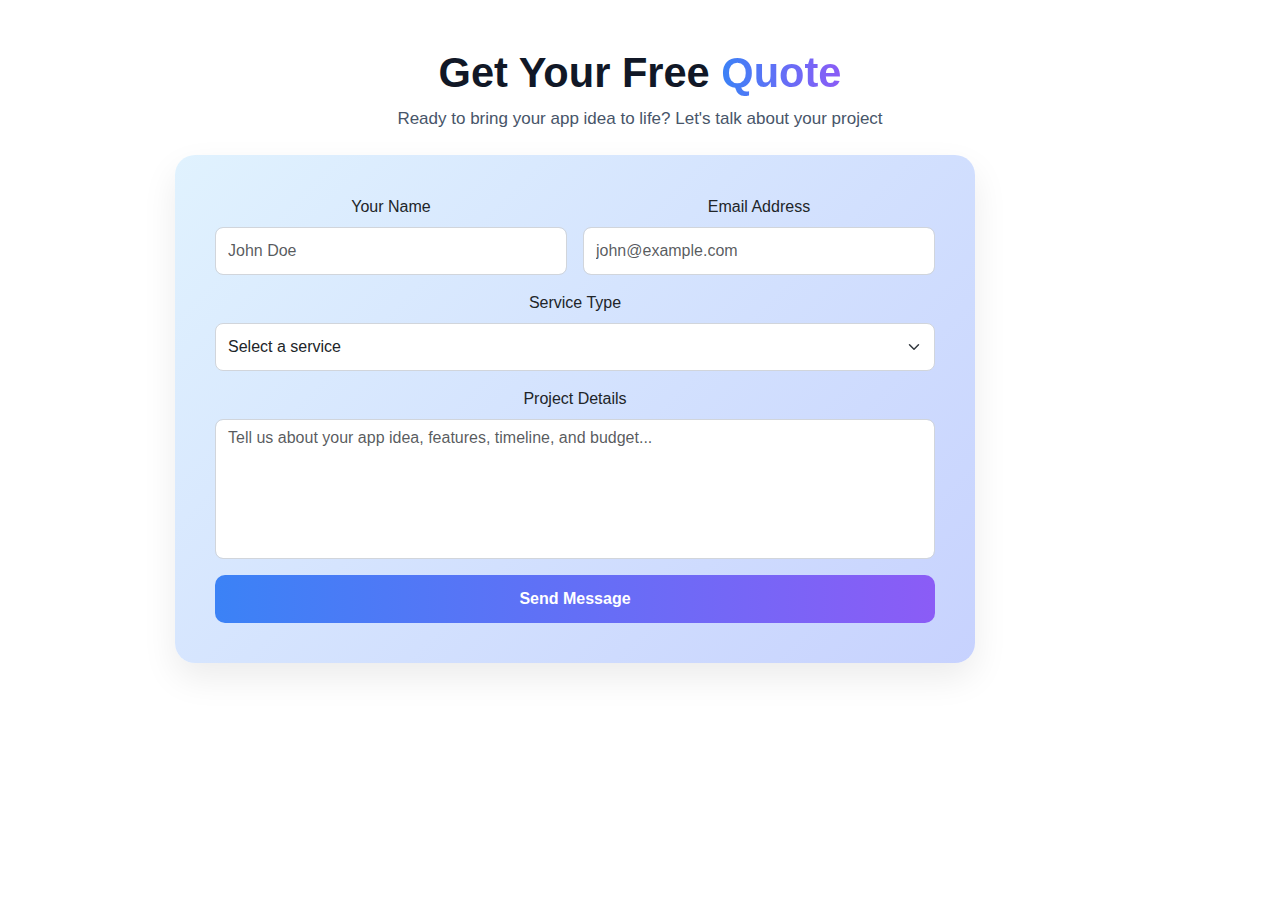
<file: i.html>
<!DOCTYPE html>
<html lang="en">
<head>
<meta charset="UTF-8">
<meta name="viewport" content="width=device-width, initial-scale=1.0">

<title>Get Your Free Quote</title>

<link href="https://cdn.jsdelivr.net/npm/bootstrap@5.3.2/dist/css/bootstrap.min.css" rel="stylesheet">

<style>
  body {
    font-family: "Poppins", sans-serif;
    background: #ffffff;
  }

  /* Heading */
  .quote-title2 {
    font-size: 2.6rem;
    font-weight: 700;
    color: #111827;
  }
  .quote-title2 span {
    background: linear-gradient(90deg, #3b82f6, #8b5cf6);
    -webkit-background-clip: text;
    -webkit-text-fill-color: transparent;
  }

  .quote-sub2 {
    color: #475569;
    font-size: 17px;
  }

  /* Form Container Card */
  .quote-card2 {
    padding: 40px;
    max-width: 800px;
    border-radius: 20px;
    background: linear-gradient(135deg, #e0f2fe, #c7d2fe);
    box-shadow: 0 15px 35px rgba(0,0,0,0.08);
    text-align: center;
    justify-content: center;
    align-items: center;
  }

  /* Inputs */
  .form-control, .form-select {
    height: 48px;
    border-radius: 8px;
    border: 1px solid #d1d5db;
    box-shadow: none !important;
  }

  textarea.form-control {
    height: 140px;
    resize: none;
  }

  /* Gradient Button */
  .quote-btn2 {
    background: linear-gradient(90deg, #3b82f6, #8b5cf6);
    color: #fff;
    font-weight: 600;
    border-radius: 10px;
    width: 100%;
    height: 48px;
    border: none;
    transition: .3s ease;
  }
  .quote-btn2:hover {
    transform: translateY(-3px);
    box-shadow: 0 10px 25px rgba(59,130,246,0.35);
  }
</style>

</head>
<body>

<section class="container py-5 text-center" >

  <h2 class="quote-title2">Get Your Free <span>Quote</span></h2>
  <p class="quote-sub2">Ready to bring your app idea to life? Let's talk about your project</p>

  <div class="col-lg-10 mx-auto mt-4">
    <div class="quote-card2">

      <form>

        <div class="row g-3">

          <!-- Name -->
          <div class="col-md-6">
            <label class="form-label">Your Name</label>
            <input type="text" class="form-control" placeholder="John Doe">
          </div>

          <!-- Email -->
          <div class="col-md-6">
            <label class="form-label">Email Address</label>
            <input type="email" class="form-control" placeholder="john@example.com">
          </div>

          <!-- Service Type -->
          <div class="col-12">
            <label class="form-label">Service Type</label>
            <select class="form-select">
              <option selected>Select a service</option>
              <option>App Development</option>
              <option>UI/UX Design</option>
              <option>Backend Development</option>
              <option>Full Stack Development</option>
            </select>
          </div>

          <!-- Project Details -->
          <div class="col-12">
            <label class="form-label">Project Details</label>
            <textarea class="form-control" placeholder="Tell us about your app idea, features, timeline, and budget..."></textarea>
          </div>

          <!-- Button -->
          <div class="col-12 mt-3">
            <button class="quote-btn2">
              Send Message <i class="fa-solid fa-paper-plane"></i>
            </button>
          </div>

        </div>

      </form>

    </div>
  </div>

</section>

</body>
</html>
</file>
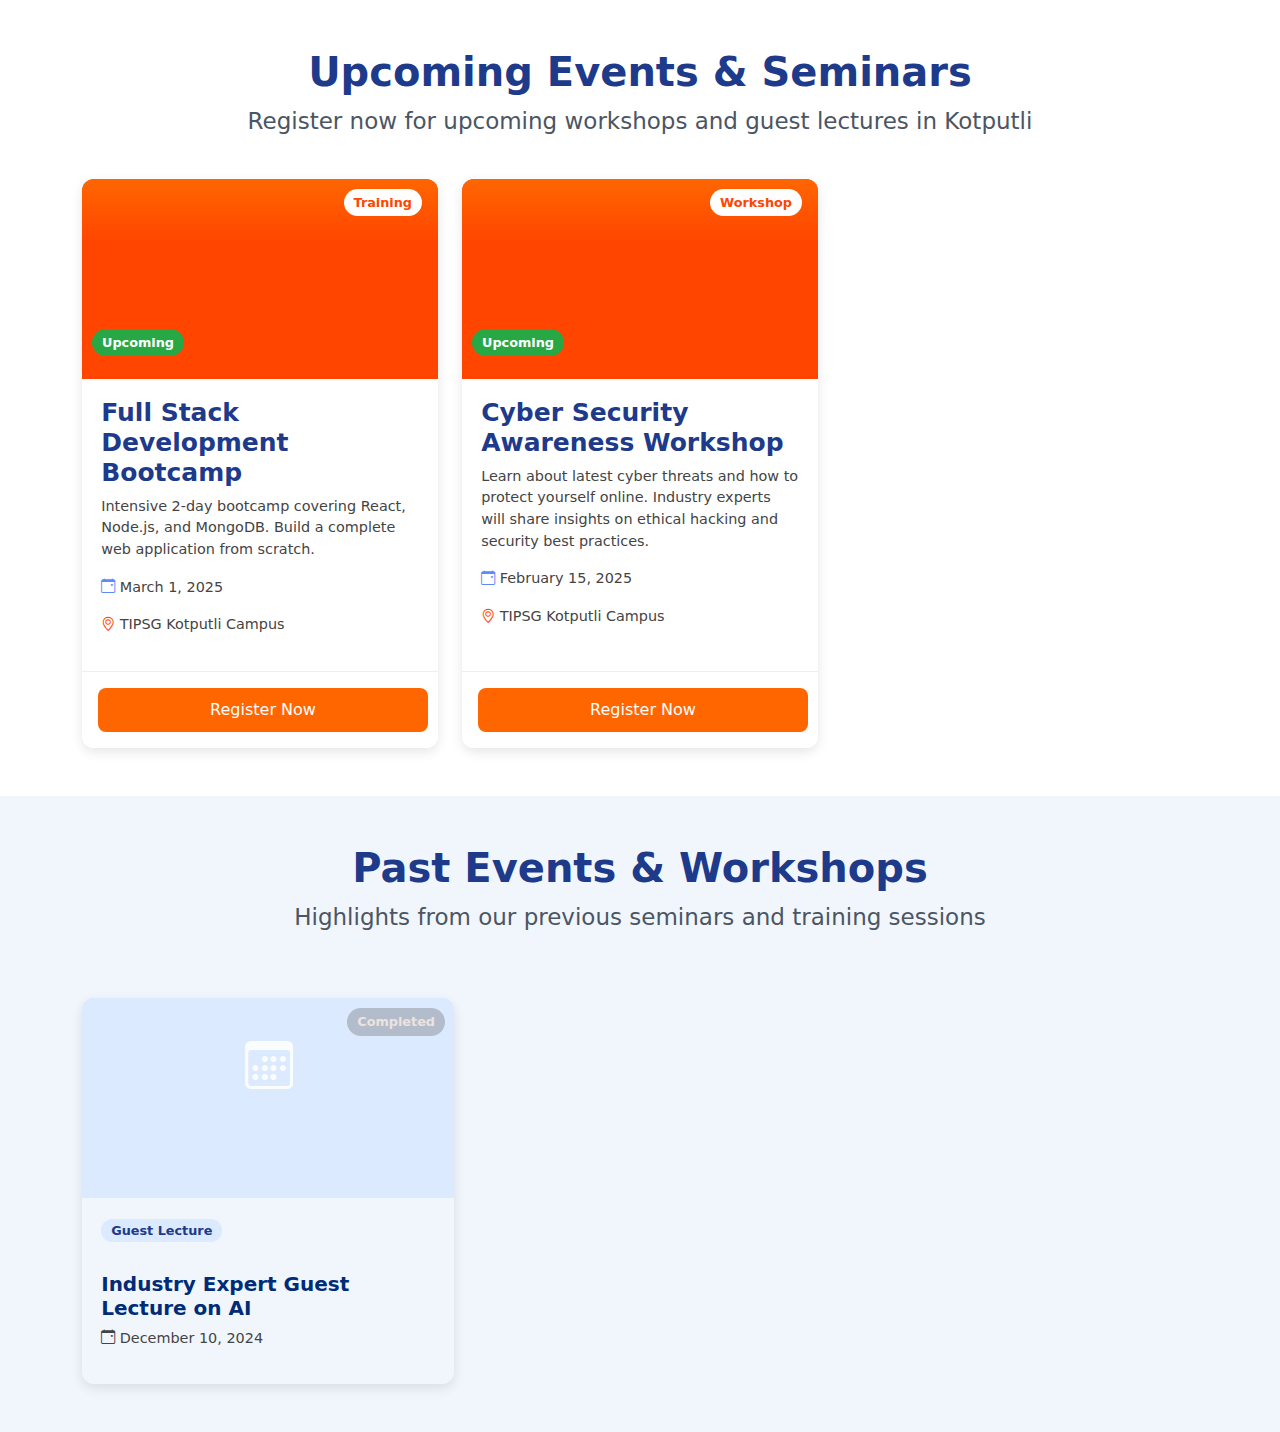
<file: k.html>
<!DOCTYPE html>
<html lang="en">
<head>
  <meta charset="UTF-8">
  <meta name="viewport" content="width=device-width, initial-scale=1.0">
  <title>Events</title>
  <link href="https://cdn.jsdelivr.net/npm/bootstrap@5.3.3/dist/css/bootstrap.min.css" rel="stylesheet">
  <style>
   
    .event-card {
      border-radius: 12px;
      box-shadow: 0 4px 12px rgba(0,0,0,0.1);
      overflow: hidden;
      transition: transform 0.3s ease;
      display: flex;
      flex-direction: column;
      height: 100%; 
    }
    .event-card:hover {
      transform: translateY(-5px);
    }
    .event-header {
      background: linear-gradient(180deg, #ff6600, #ff4500);
      color: white;
      padding: 2rem 1rem;
      text-align: center;
      position: relative;
    }
    .event-header i {
      font-size: 3rem;
      opacity: 0.9;
    }
    .event-badge {
      position: absolute;
      top: 10px;
      right: 20px;
      background: white;
      color: #ff4500;
      font-size: 0.8rem;
      font-weight: bold;
      padding: 4px 10px;
      border-radius: 20px;
    }
    .event-badge:hover {
          background: transparent;
          color: red !important;
    }
    .event-status {
      position: absolute;
      top: 150px;
      left: 10px;
      /* right:40px; */
      background: #28a745;
      color: white;
      font-size: 0.8rem;
      font-weight: bold;
      padding: 4px 10px;
      border-radius: 20px;
    }
    .event-status:hover{
      background: transparent;
       
    }
    .event-body {
      padding: 1.2rem;
      flex-grow: 1; 
    }
    .event-body h5 {
      font-weight: bold;
      font-size: 25px;
      color: #1E3A8A;
    }

    .event-body p {
      color: #444;
      font-size: 0.9rem;
    }
    .event-footer {
      padding: 1rem;
      background: #fff;
      border-top: 1px solid #eee;
      text-align: center;
    }
    .event-register-btn {
      background: #ff6600;
      border: none;
      color: white;
      font-weight: 500;
      padding: 10px 20px;
      border-radius: 8px;
      transition: 0.3s;
      width: 330px;
    }
    .event-register-btn:hover {
      background: #e65c00;
    }
    .event-w{
        width: 360px;
        height: 200px;
     background-color: #ff4500;
    }
       /* .event-v {
      position: absolute;
      top: 220px;
      left: 10px;
      background: #dbeafe;
      color: white;
      font-size: 0.8rem;
      font-weight: bold;
      padding: 4px 10px;
      border-radius: 20px;
    } */
     .event-i {
      position: absolute;
      top: 10px;
      right: 10px;
      background: rgba(70, 65, 65, 0.274);
      color: #ece3e0;
      font-size: 0.8rem;
      font-weight: bold;
      padding: 4px 10px;
      border-radius: 20px;
    }
    .event-i:hover {
          background: transparent;
          color:rgb(229, 235, 238) !important;
          color: #c4e3eb;
    }
     .event-j{
        width: 373px;
        height: 200px;
     background-color: #dbeafe;
    }
     .event-card1 {
      border-radius: 12px;
      box-shadow: 0 4px 12px rgba(0,0,0,0.1);
      overflow: hidden;
      transition: transform 0.3s ease;
      display: flex;
      flex-direction: column;
      height: 100%; 
    }
    .event-card1:hover {
      transform: scale(1.01);
    }
     .event-e {
      background: linear-gradient(#dbeafe);
      color: white;
      padding: 2rem 1rem;
      text-align: center;
      position: relative;
    }
    .event-e i {
      font-size: 3rem;
      opacity: 0.9;
    }
      .event-d {
      padding: 1.2rem;
      flex-grow: 1;
    }
    .event-d span{
      left: 10px;
      background: #dbeafe;
      color: #1E3A8A;
      font-size: 0.8rem;
      font-weight: bold;
      padding: 4px 10px;
      border-radius: 20px;
    }
    .event-d h5 {
        padding-top: 30px;
        font-weight: bold;  
      color: #002c77;
    }
    .event-d p {
      color: #444;
      font-size: 0.9rem;
    }
    .eventhead h5{
      font-weight: 700;
      font-size: 40px;
      color: #1E3A8A;

    }
    .eventhead p{
      color: #4B5563;
      font-weight: 200;
      font-size: 23px;
    }
  </style>
</head>
<body>
<div class="container py-5">
  <div class="row g-4">
 <div style="text-align: center;" class="eventhead">
<h5>Upcoming Events & Seminars</h5>
<p>Register now for upcoming workshops and guest lectures in Kotputli</p>
 </div>
    <!-- Full Stack Bootcamp Card -->
    <div class="col-md-6 col-lg-4 d-flex">
      <div class="event-card w-100">
        <div class="event-w">
        <div class="event-header">
          <span class="event-status">Upcoming</span>
          <span class="event-badge">Training</span>
          <!-- <i class="bi bi-calendar3"></i> -->
           <i class="fa-solid fa-calendar-days"></i>
        </div>
        </div>
        <div class="event-body">
          <h5>Full Stack Development Bootcamp</h5>
          <p>Intensive 2-day bootcamp covering React, Node.js, and MongoDB. Build a complete web application from scratch.</p>
          <p><i class="bi bi-calendar-event" style="color: #628af7;"></i> March 1, 2025</p>
          <p><i class="bi bi-geo-alt" style="color: #ff4500;"></i> TIPSG Kotputli Campus</p>
        </div>
        <div class="event-footer">
          <button class="event-register-btn">Register Now</button>
        </div>
      </div>
    </div>

    <!-- Cyber Security Workshop Card -->
    <div class="col-md-6 col-lg-4 d-flex">
      <div class="event-card w-100">
        <div class="event-w">
        <div class="event-header">
          <span class="event-status">Upcoming</span>
          <span class="event-badge">Workshop</span>
          <!-- <i class="bi bi-calendar3"></i> -->
           <i class="fa-solid fa-calendar-days"></i>
        </div>
        </div>
        <div class="event-body">
          <h5>Cyber Security Awareness Workshop</h5>
          <p>Learn about latest cyber threats and how to protect yourself online. Industry experts will share insights on ethical hacking and security best practices.</p>
          <p><i class="bi bi-calendar-event" style="color: #628af7;"></i> February 15, 2025</p>
          <p><i class="bi bi-geo-alt" style="color: #ff4500;"></i> TIPSG Kotputli Campus</p>
        </div>
        <div class="event-footer">
          <button class="event-register-btn">Register Now</button>
        </div>
      </div>
    </div>
  </div>
</div>
<div style="background-color:#f1f6fd;">
<div class="container py-5">

    <div style="text-align: center;" class="eventhead">
        <h5>Past Events & Workshops</h5>
        <p>Highlights from our previous seminars and training sessions</p>
    </div>
       <div class="col-md-6 col-lg-4 d-flex pt-5">
      <div class="event-card1 w-100">
        <div class="event-j">
        <div class="event-e">
          <span class="event-i">Completed</span>
          <i class="bi bi-calendar3"></i>
        </div>
        </div>
        <div class="event-d">
          <span >Guest Lecture</span>

            <h5>Industry Expert Guest Lecture on AI</h5>
          <p><i class="bi bi-calendar-event"></i> December 10, 2024</p>
        </div>
      </div>
    </div>
</div></div>
<!-- Bootstrap Icons -->
<link href="https://cdn.jsdelivr.net/npm/bootstrap-icons/font/bootstrap-icons.css" rel="stylesheet">
</body>
</html>
</file>
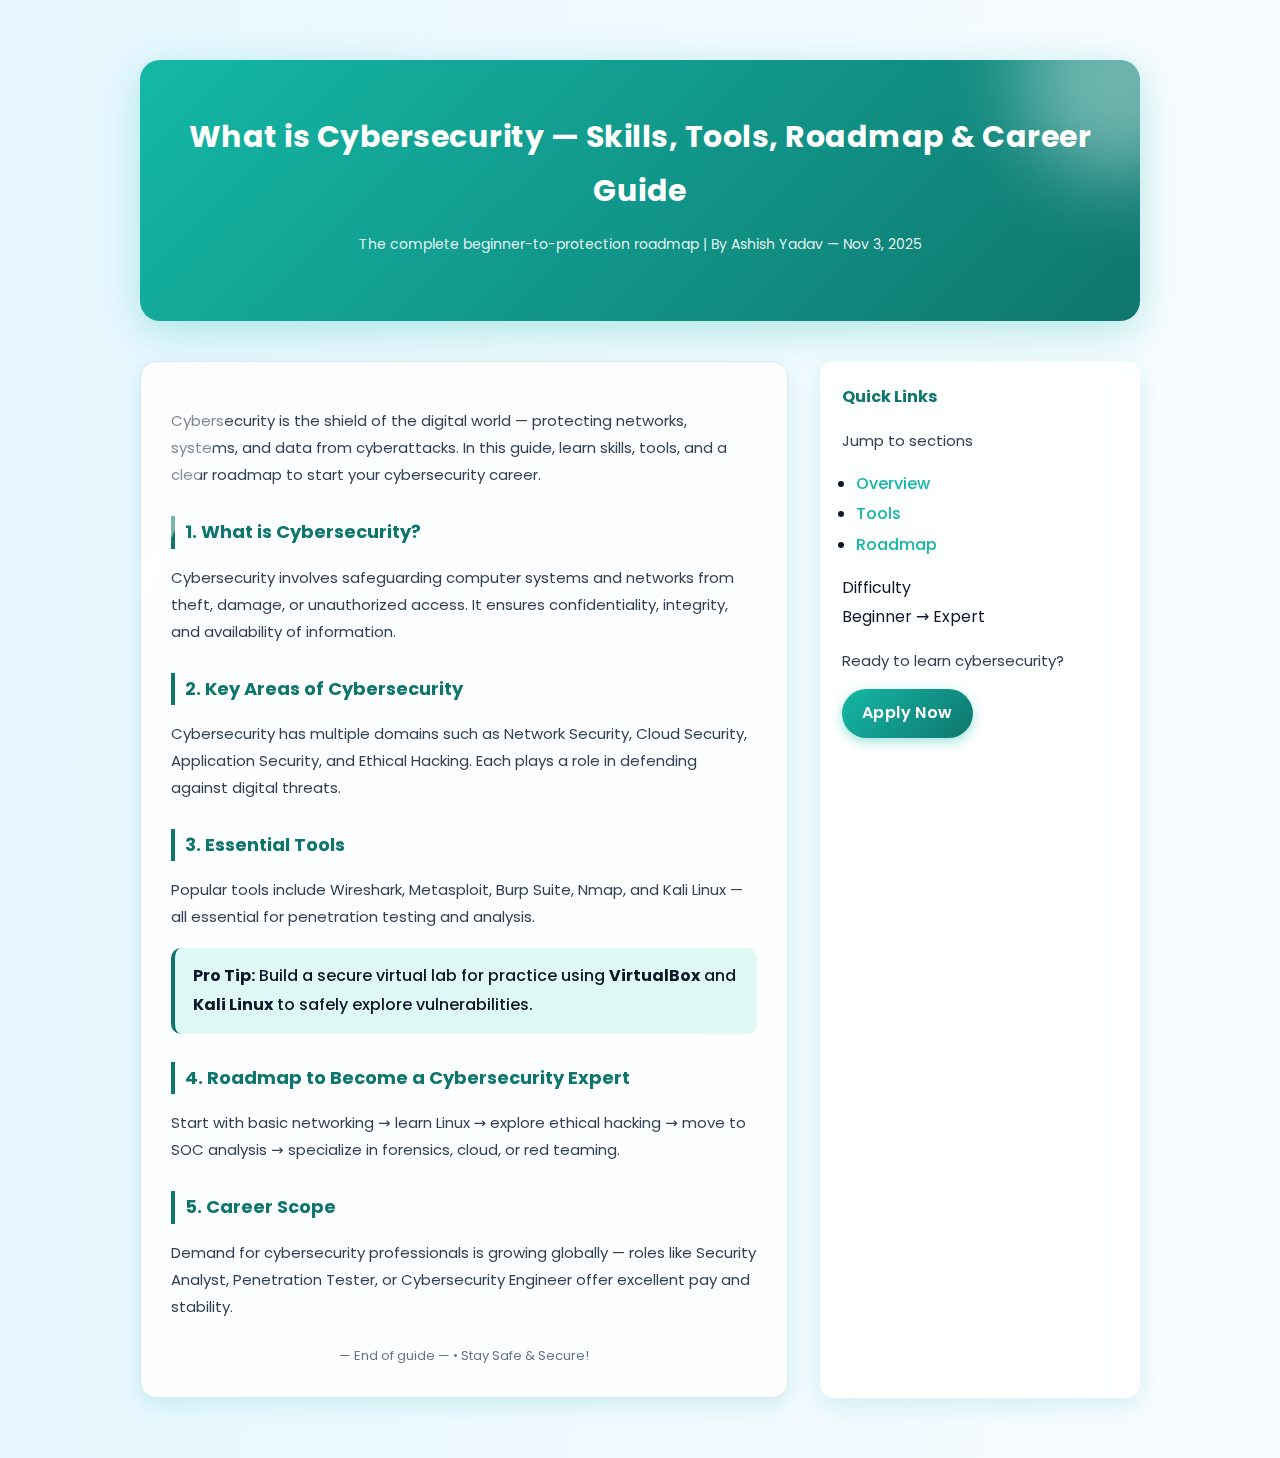
<file: Blog/Cyber.html>
<!DOCTYPE html>
<html lang="en">
<head>
  <meta charset="utf-8" />
  <meta name="viewport" content="width=device-width,initial-scale=1" />
  <title>What is Cybersecurity — Skills, Tools, Roadmap & Career Guide</title>

  <link href="https://fonts.googleapis.com/css2?family=Poppins:wght@300;400;600;700&display=swap" rel="stylesheet">

  <style>
:root {
  --bg: linear-gradient(to right, #e6f7ff, #f9fcff);
  --card: rgba(255, 255, 255, 0.85);
  --muted: #64748b;
  --accent: #0f766e;
  --accent-2: #14b8a6;
  --text-dark: #0f172a;
  --text-light: #334155;
}

/* Body */
body {
  margin: 0;
  font-family: 'Poppins', system-ui, sans-serif;
  background: var(--bg);
  color: var(--text-dark);
  line-height: 1.8;
  overflow-x: hidden;
  animation: fadeIn 1s ease-in-out;
}

/* Fade-in Animation */
@keyframes fadeIn {
  from { opacity: 0; transform: translateY(15px); }
  to { opacity: 1; transform: translateY(0); }
}

/* Container */
.container {
  max-width: 1000px;
  margin: 60px auto;
  padding: 0 24px;
}

/* HEADER */
header.blog-header {
  background: linear-gradient(135deg, #14b8a6, #0f766e);
  color: white;
  padding: 50px 30px;
  border-radius: 20px;
  text-align: center;
  box-shadow: 0 10px 40px rgba(20,184,166,0.3);
  position: relative;
  overflow: hidden;
  animation: floatIn 1.2s ease-out;
}

/* Floating Gradient Light */
header.blog-header::before {
  content: "";
  position: absolute;
  top: -80px;
  right: -80px;
  width: 200px;
  height: 200px;
  background: rgba(255,255,255,0.4);
  border-radius: 50%;
  filter: blur(40px);
  animation: lightFloat 8s infinite alternate ease-in-out;
}

@keyframes lightFloat {
  from { transform: translate(0, 0); opacity: 0.6; }
  to { transform: translate(-30px, 30px); opacity: 1; }
}

header.blog-header h1 {
  margin: 0 0 10px;
  font-size: 30px;
  font-weight: 700;
  letter-spacing: 0.5px;
}

header.blog-header p.meta {
  color: rgba(255,255,255,0.9);
  font-size: 14px;
}

/* MAIN CONTENT GRID */
main.content {
  display: grid;
  grid-template-columns: 1fr 320px;
  gap: 32px;
  margin-top: 40px;
}

/* ARTICLE */
article.post {
  background: var(--card);
  border-radius: 16px;
  padding: 30px;
  backdrop-filter: blur(10px);
  border: 1px solid rgba(15,118,110,0.15);
  box-shadow: 0 8px 20px rgba(20,184,166,0.15);
  position: relative;
  overflow: hidden;
  transition: all 0.4s ease;
}

article.post:hover {
  transform: translateY(-5px);
  box-shadow: 0 15px 40px rgba(20,184,166,0.25);
}

/* Floating Shine Animation */
article.post::before {
  content: "";
  position: absolute;
  top: 0;
  left: -70%;
  width: 50%;
  height: 100%;
  background: linear-gradient(120deg, transparent, rgba(255,255,255,0.5), transparent);
  transform: skewX(-25deg);
  transition: left 0.8s ease;
}

article.post:hover::before {
  left: 120%;
}

/* HEADINGS */
h2 {
  color: var(--accent);
  border-left: 4px solid var(--accent);
  padding-left: 10px;
  font-size: 18px;
  margin-top: 28px;
}

h3 {
  color: var(--accent-2);
  font-size: 16px;
  margin-top: 20px;
}

/* TEXT */
p, .lead {
  color: var(--text-light);
  font-size: 15px;
}

/* CALLOUT BOX */
.callout {
  background: rgba(45,212,191,0.15);
  border-left: 4px solid var(--accent);
  border-radius: 10px;
  padding: 14px 18px;
  margin: 18px 0;
  color: var(--text-dark);
  font-weight: 500;
}

/* BUTTON */
.btn {
  display: inline-block;
  background: linear-gradient(135deg, #14b8a6, #0f766e);
  color: white;
  padding: 10px 20px;
  border-radius: 25px;
  text-decoration: none;
  font-weight: 600;
  letter-spacing: 0.4px;
  box-shadow: 0 4px 12px rgba(20,184,166,0.4);
  transition: all 0.3s ease;
}

.btn:hover {
  transform: translateY(-3px) scale(1.05);
  box-shadow: 0 6px 25px rgba(15,118,110,0.5);
  background: linear-gradient(135deg, #0f766e, #14b8a6);
}

/* SIDEBAR */
aside.sidebar {
  background: rgba(255,255,255,0.9);
  border-radius: 14px;
  padding: 22px;
  backdrop-filter: blur(10px);
  box-shadow: 0 8px 25px rgba(20,184,166,0.15);
  transition: transform 0.4s ease, box-shadow 0.3s ease;
  position: relative;
}

aside.sidebar:hover {
  transform: translateY(-4px);
  box-shadow: 0 12px 35px rgba(15,118,110,0.2);
}

aside.sidebar strong {
  color: var(--accent);
}

aside.sidebar ul li a {
  color: var(--accent-2);
  text-decoration: none;
  font-weight: 500;
}

aside.sidebar ul li a:hover {
  text-decoration: underline;
  color: var(--accent);
}

/* FOOTER */
footer.blog-footer {
  text-align: center;
  color: var(--muted);
  margin-top: 24px;
  font-size: 13px;
}

/* Smooth Float-In for elements */
@keyframes floatIn {
  from { opacity: 0; transform: translateY(40px); }
  to { opacity: 1; transform: translateY(0); }
}

/* RESPONSIVE */
@media (max-width: 980px) {
  main.content {
    grid-template-columns: 1fr;
  }
  header.blog-header h1 {
    font-size: 24px;
  }
  article.post {
    padding: 24px;
  }
}
  </style>
</head>
<body>
  <div class="container">
    <header class="blog-header">
      <h1>What is Cybersecurity — Skills, Tools, Roadmap & Career Guide</h1>
      <p class="meta">The complete beginner-to-protection roadmap | By Ashish Yadav — Nov 3, 2025</p>
    </header>

    <main class="content">
      <article class="post" id="post">
        <p class="lead">
          Cybersecurity is the shield of the digital world — protecting networks, systems, and data from cyberattacks. In this guide, learn skills, tools, and a clear roadmap to start your cybersecurity career.
        </p>

        <h2>1. What is Cybersecurity?</h2>
        <p>Cybersecurity involves safeguarding computer systems and networks from theft, damage, or unauthorized access. It ensures confidentiality, integrity, and availability of information.</p>

        <h2>2. Key Areas of Cybersecurity</h2>
        <p>Cybersecurity has multiple domains such as Network Security, Cloud Security, Application Security, and Ethical Hacking. Each plays a role in defending against digital threats.</p>

        <h2>3. Essential Tools</h2>
        <p>Popular tools include Wireshark, Metasploit, Burp Suite, Nmap, and Kali Linux — all essential for penetration testing and analysis.</p>

        <div class="callout">
          <b>Pro Tip:</b> Build a secure virtual lab for practice using <strong>VirtualBox</strong> and <strong>Kali Linux</strong> to safely explore vulnerabilities.
        </div>

        <h2>4. Roadmap to Become a Cybersecurity Expert</h2>
        <p>Start with basic networking → learn Linux → explore ethical hacking → move to SOC analysis → specialize in forensics, cloud, or red teaming.</p>

        <h2>5. Career Scope</h2>
        <p>Demand for cybersecurity professionals is growing globally — roles like Security Analyst, Penetration Tester, or Cybersecurity Engineer offer excellent pay and stability.</p>

        <footer class="blog-footer">— End of guide — • Stay Safe & Secure!</footer>
      </article>

      <aside class="sidebar">
        <strong>Quick Links</strong>
        <p class="muted">Jump to sections</p>
        <ul style="padding-left:14px; margin:8px 0 14px 0; line-height:1.9">
          <li><a href="#post">Overview</a></li>
          <li><a href="#post">Tools</a></li>
          <li><a href="#post">Roadmap</a></li>
        </ul>

        <div style="margin-top:12px">
          <div class="tag">Difficulty</div>
          <div class="tag">Beginner → Expert</div>
        </div>

        <div style="margin-top:14px">
          <p class="muted">Ready to learn cybersecurity?</p>
<a href="../index.html#Admissions" class="btn mt-3 w-100">Apply Now</a>
        </div>
      </aside>
    </main>
  </div>
</body>
</html>
</file>
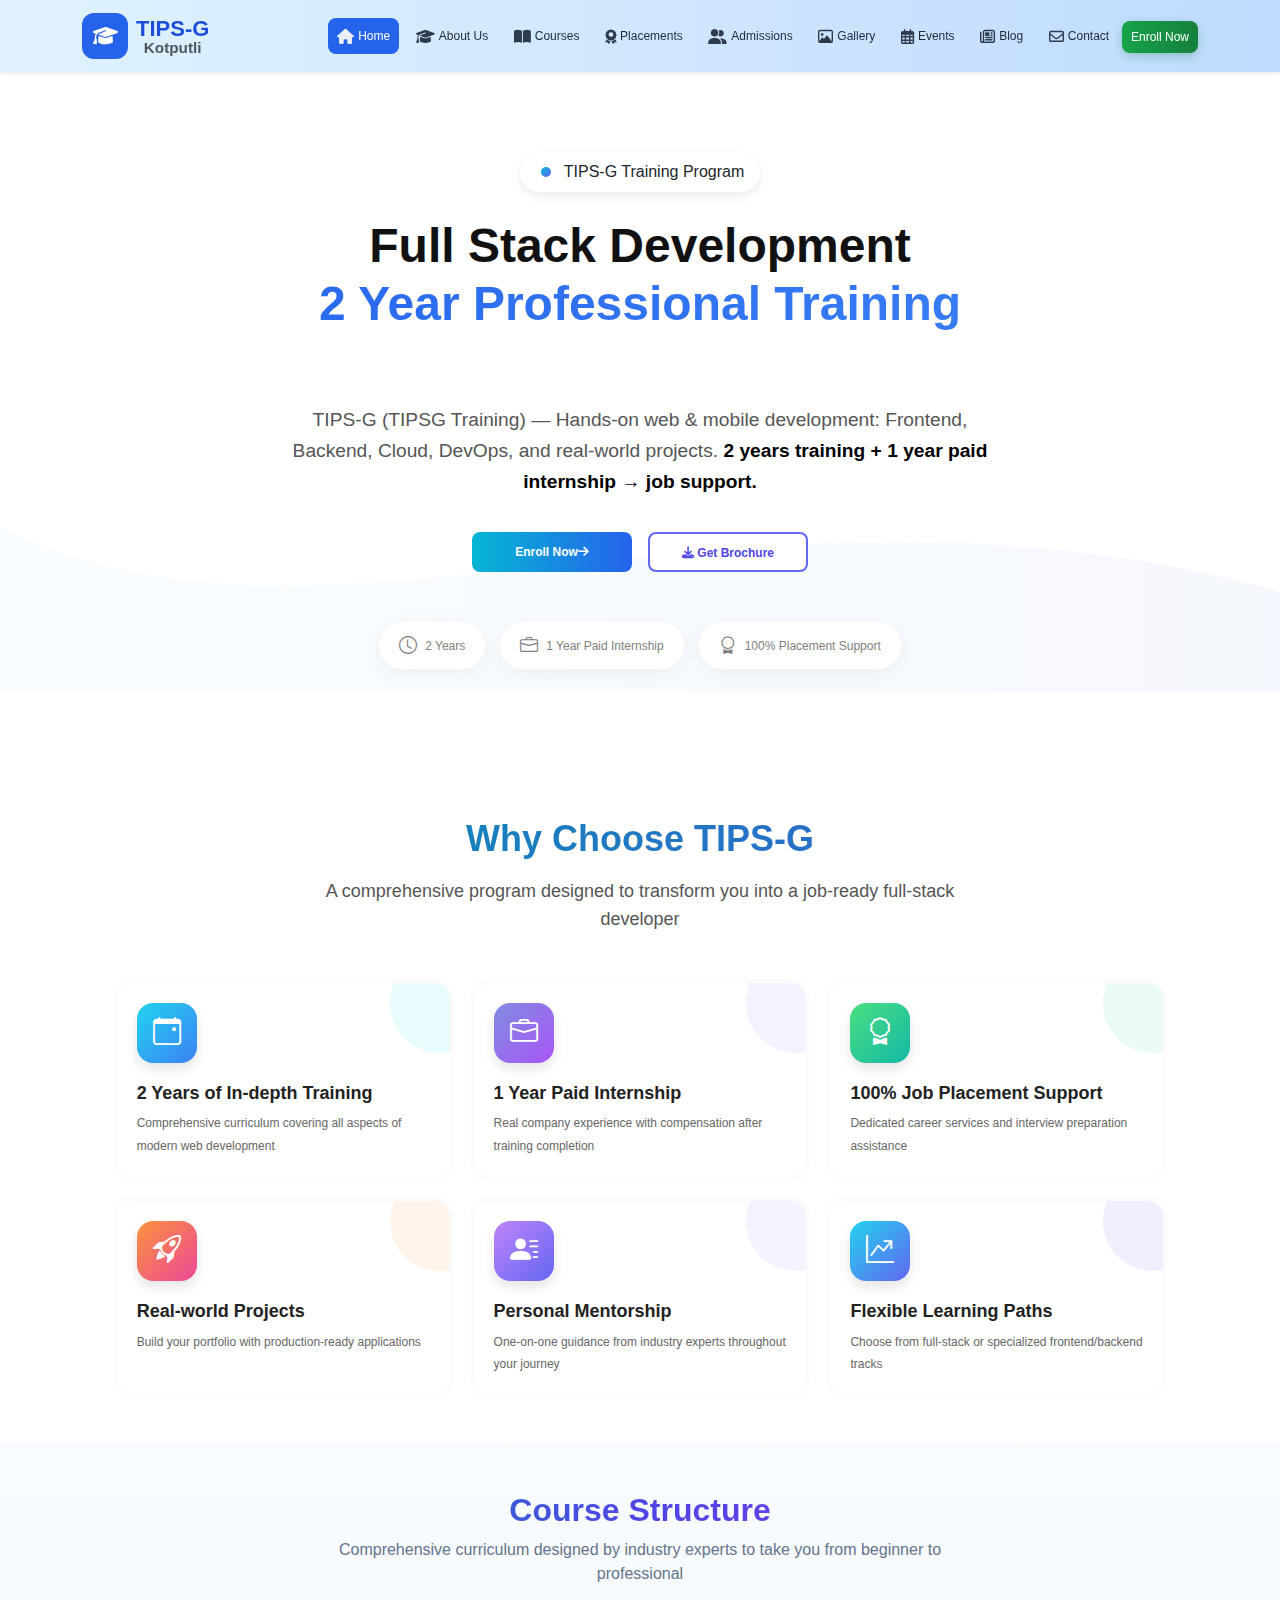
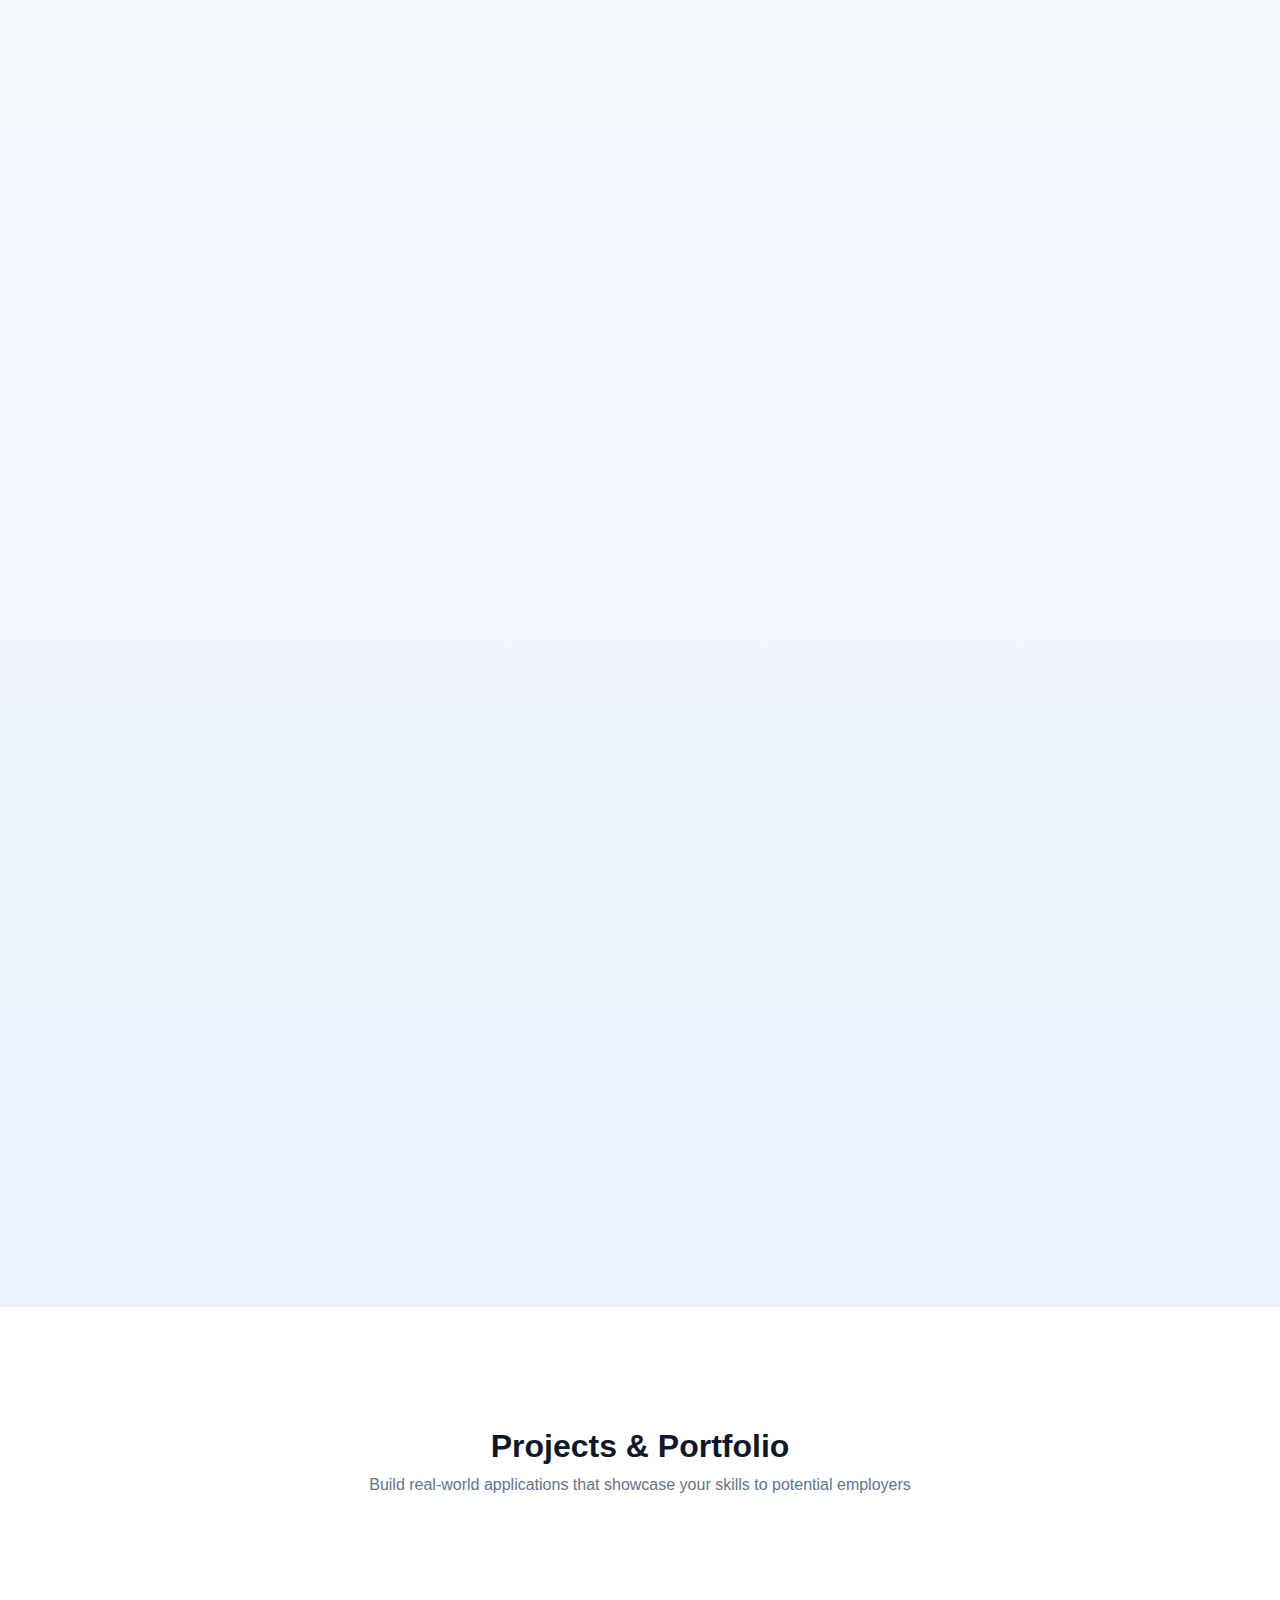
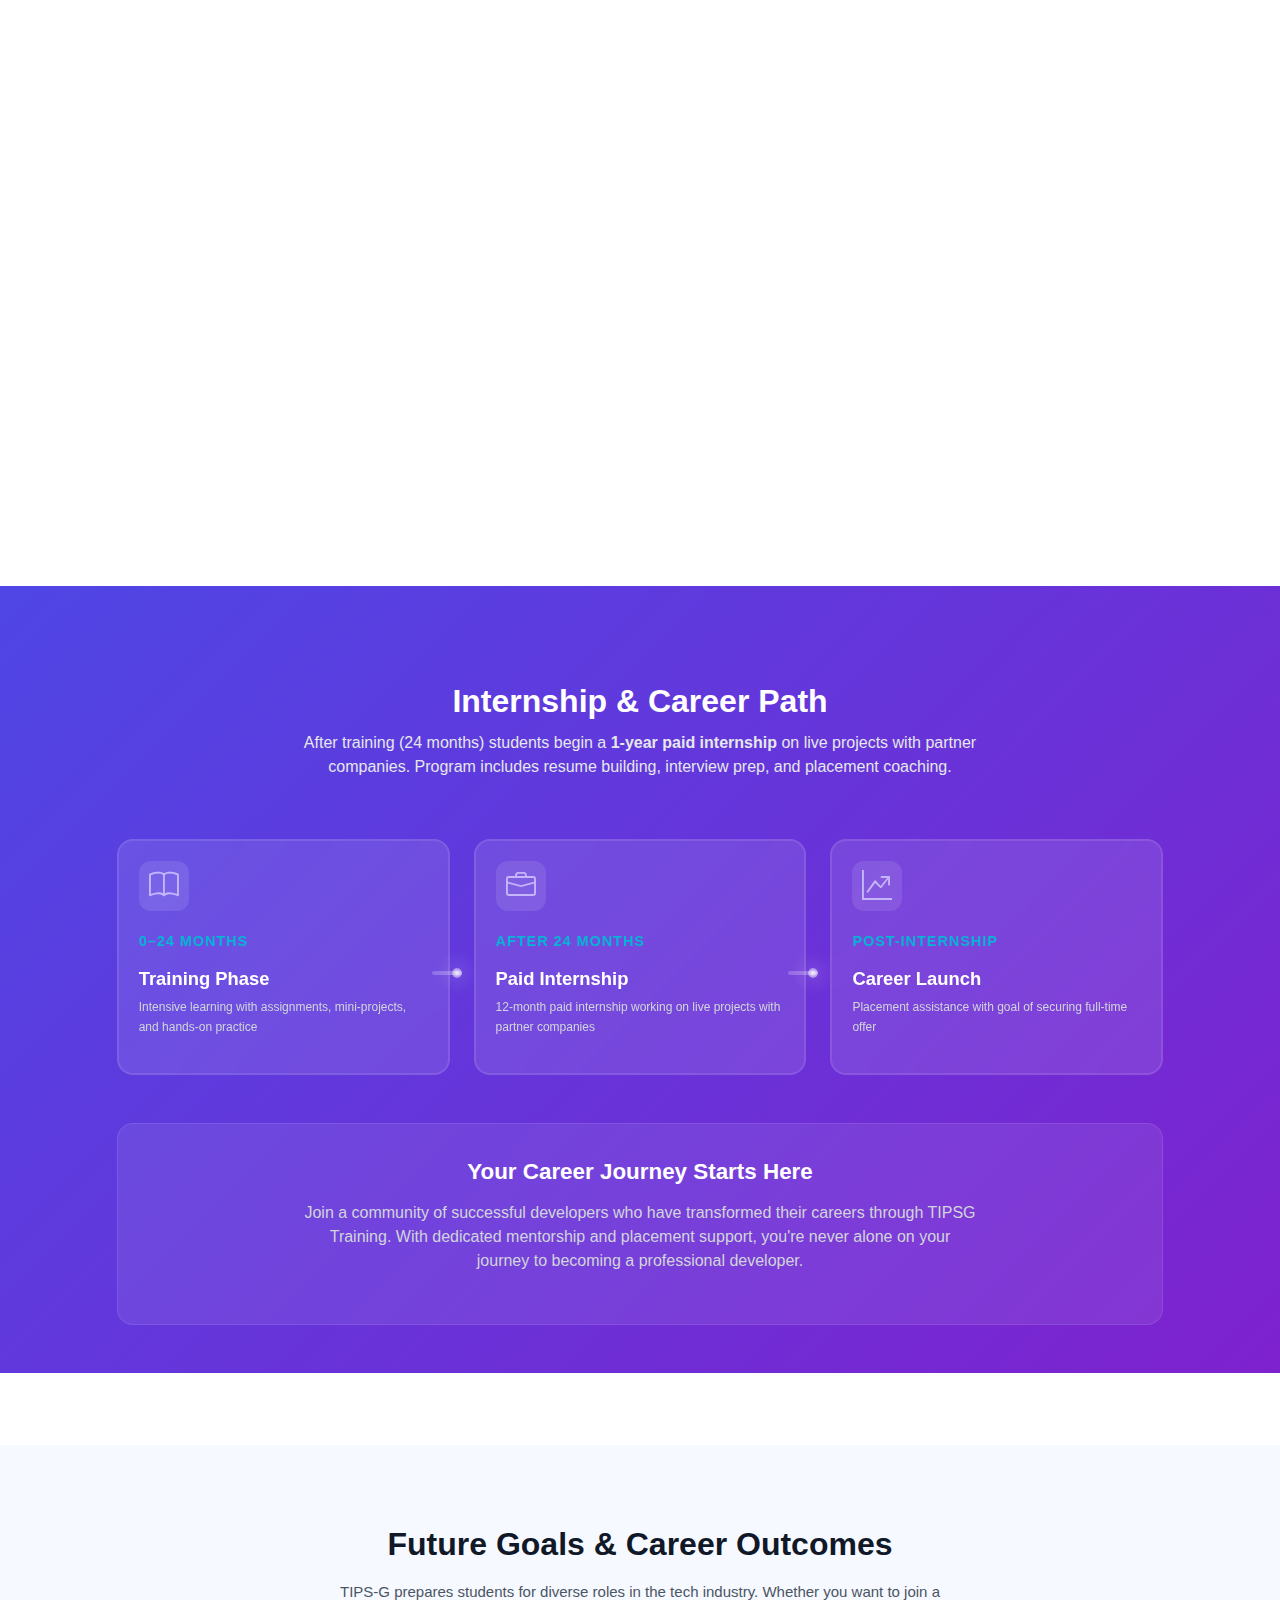
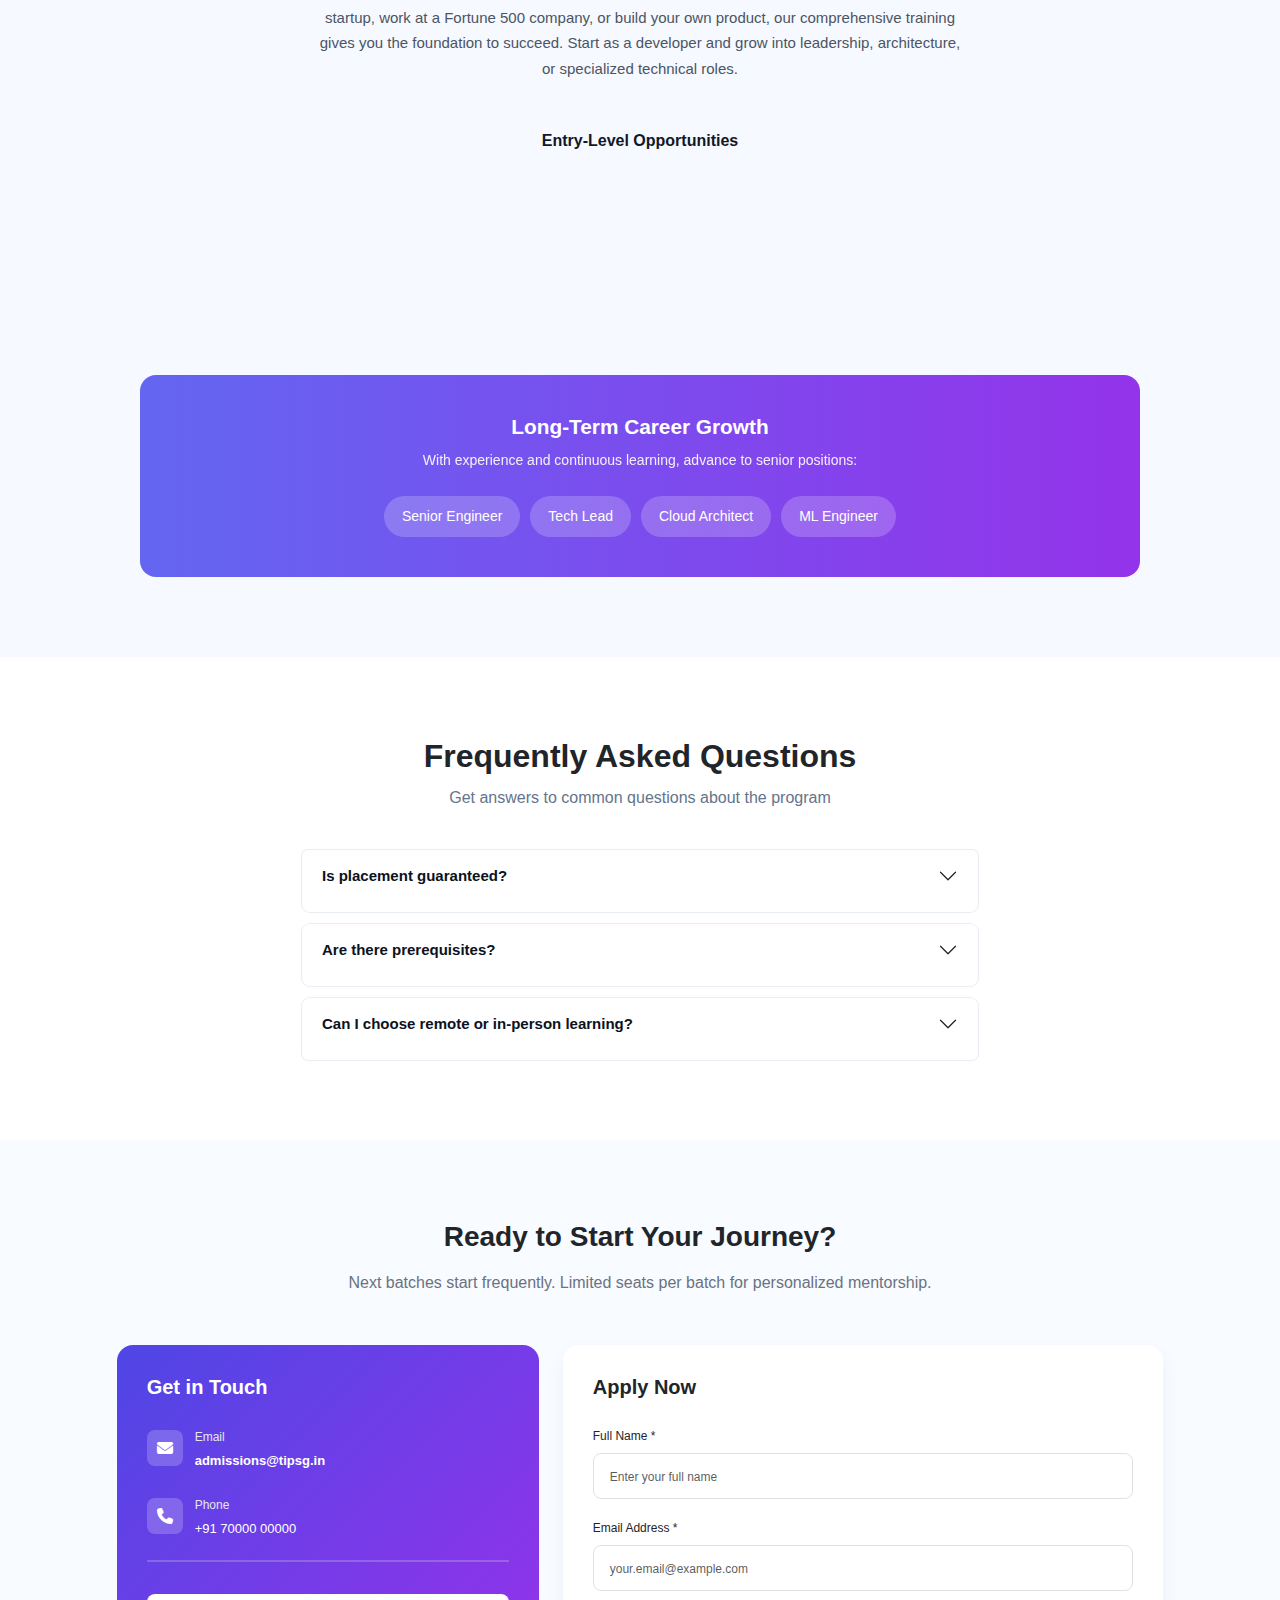
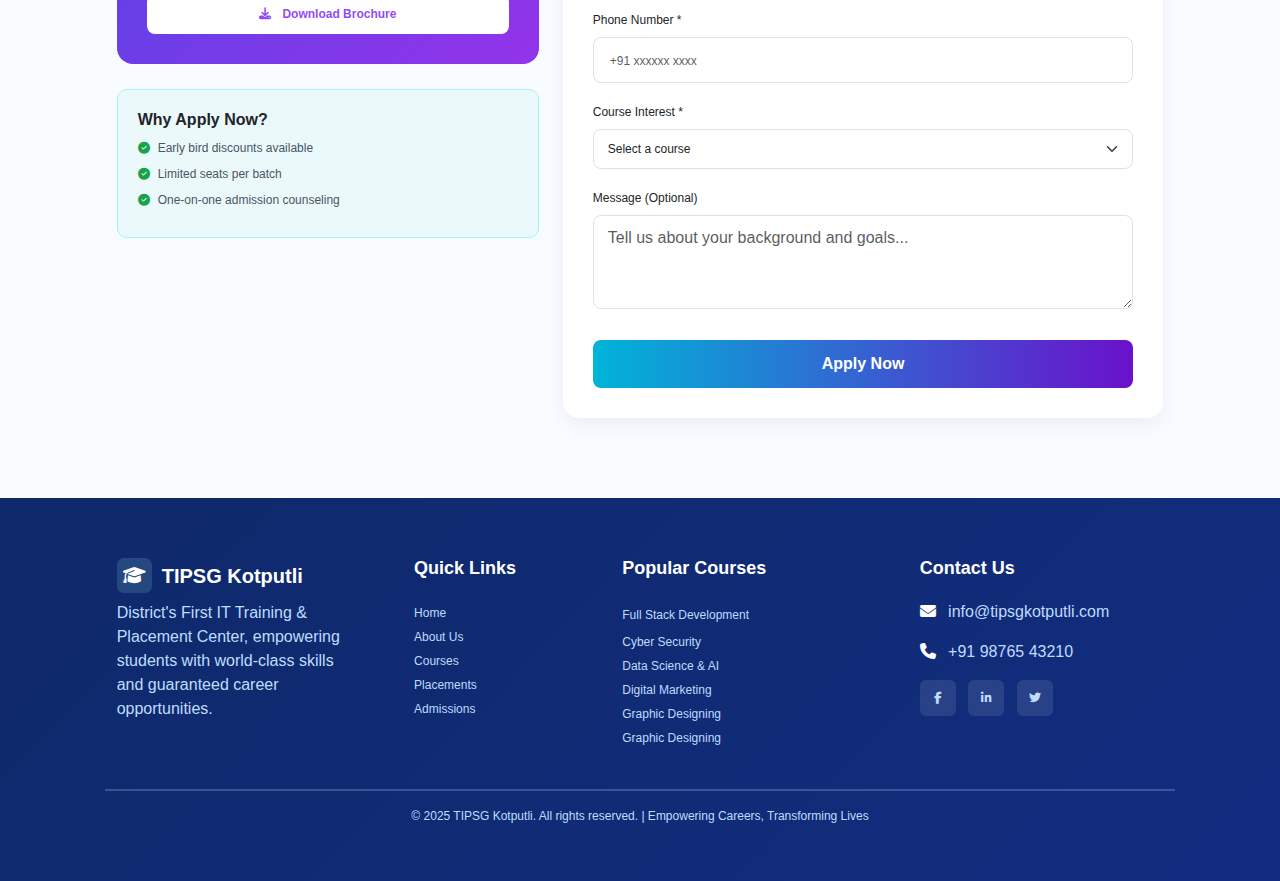
<file: Blog/Fullstack.html>
<!DOCTYPE html>
<html lang="en">
<head>
  <meta charset="UTF-8" />
  <meta name="viewport" content="width=device-width, initial-scale=1, maximum-scale=1, user-scalable=no" />
  <title>Course Structure | Animation</title>
    <link rel="stylesheet" href="https://cdnjs.cloudflare.com/ajax/libs/font-awesome/6.5.0/css/all.min.css">
  <link href="https://cdn.jsdelivr.net/npm/bootstrap@5.3.2/dist/css/bootstrap.min.css" rel="stylesheet" />
      <link href="https://cdn.jsdelivr.net/npm/bootstrap@5.3.8/dist/css/bootstrap.min.css" rel="stylesheet" integrity="sha384-sRIl4kxILFvY47J16cr9ZwB07vP4J8+LH7qKQnuqkuIAvNWLzeN8tE5YBujZqJLB" crossorigin="anonymous">

  <link href="https://cdn.jsdelivr.net/npm/bootstrap@5.3.3/dist/css/bootstrap.min.css" rel="stylesheet">
  <link href="https://cdn.jsdelivr.net/npm/bootstrap-icons@1.11.3/font/bootstrap-icons.css" rel="stylesheet">
  <link rel="stylesheet" href="Full.css">
</head>

<body>

  <nav class="navbar navbar-expand-lg bg-white shadow-sm Add-navbar ">
    <div class="container col-lg-11 d-flex align-items-center justify-content-center">

        <!-- Logo -->
        <a class="navbar-brand d-flex align-items-center gap-2" href="../index.html#home" onclick="setActive(this,'home')">
          <div class="Add-logo d-flex align-items-center justify-content-center">
            <i class="fa-solid fa-graduation-cap"></i>
          </div>
<div class="Add-brand">
            <strong class="Add-brand-text">TIPS-G</strong>
            <small class="Add-brand-subtext text-muted">Kotputli</small>
          </div>
        </a>

        <!-- Mobile Toggler -->
        <button class="navbar-toggler" type="button" data-bs-toggle="offcanvas" data-bs-target="#navMenu">
          <span class="navbar-toggler-icon"></span>
        </button>

        <!-- Desktop Menu -->
        <div class="collapse navbar-collapse justify-content-end d-none d-lg-flex">
          <ul class="navbar-nav align-items-center" id="mainMenu">
            <li class="nav-item"><a class="nav-link active" href="../index.html#home" onclick="setActive(this,'home')"><i
                  class="fas fa-home me-1"></i> Home</a></li>
            <li class="nav-item"><a class="nav-link" href="../index.html#About_us" onclick="setActive(this,'About_us')"><i
                  class="fas fa-graduation-cap me-1"></i> About Us</a></li>
            <li class="nav-item"><a class="nav-link" href="../index.html#Courses" onclick="setActive(this,'Courses')"><i
                  class="fas fa-book-open me-1"></i> Courses</a></li>
            <li class="nav-item"><a class="nav-link" href="../index.html#Placements" onclick="setActive(this,'Placements')"><i
                  class="fas fa-award me-1"></i> Placements</a></li>
            <li class="nav-item"><a class="nav-link" href="../index.html#Admissions" onclick="setActive(this,'Admissions')"><i
                  class="fas fa-user-friends me-1"></i> Admissions</a></li>
            <li class="nav-item"><a class="nav-link" href="../index.html#Gallery" onclick="setActive(this,'Gallery')"><i
                  class="far fa-image me-1"></i> Gallery</a></li>
            <li class="nav-item"><a class="nav-link" href="../index.html#Events" onclick="setActive(this,'Events')"><i
                  class="far fa-calendar-alt me-1"></i> Events</a></li>
            <li class="nav-item"><a class="nav-link" href="../index.html#Blog" onclick="setActive(this,'Blog')"><i
                  class="far fa-newspaper me-1"></i> Blog</a></li>
            <li class="nav-item"><a class="nav-link" href="../index.html#Contact" onclick="setActive(this,'Contact')"><i
                  class="far fa-envelope me-1"></i> Contact</a></li>
            <li class="nav-item">
              <a class="Add-btn-enroll" href="../index.html#Admissions" onclick="setActive(this,'Admissions')">Enroll Now</a>
            </li>
          </ul>
        </div>
      </div>
    </nav>


  <!-- Offcanvas (Mobile) -->
  <div class="offcanvas offcanvas-end w-75" tabindex="-1" id="navMenu">
    <div class="offcanvas-header">
      <h5>Menu</h5>
      <button type="button" class="btn-close" data-bs-dismiss="offcanvas"></button>
    </div>
    <div class="offcanvas-body ">
      <ul class="navbar-nav" id="offMenu">
        <li class="nav-item"><a class="nav-link active" href="../index.html#home" data-bs-dismiss="offcanvas"
            onclick="setActive(this,'home')"><i class="fas fa-home me-1"></i> Home</a></li>
        <li class="nav-item"><a class="nav-link" href="../index.html#About_us" data-bs-dismiss="offcanvas"
            onclick="setActive(this,'About_us')"><i class="fas fa-graduation-cap me-1"></i> About Us</a></li>
        <li class="nav-item"><a class="nav-link" href="../index.html#Courses" data-bs-dismiss="offcanvas"
            onclick="setActive(this,'Courses')"><i class="fas fa-book-open me-1"></i> Courses</a></li>
        <li class="nav-item"><a class="nav-link" href="../index.html#Placements" data-bs-dismiss="offcanvas"
            onclick="setActive(this,'Placements')"><i class="fas fa-award me-1"></i> Placements</a></li>
        <li class="nav-item"><a class="nav-link" href="../index.html#Admissions" data-bs-dismiss="offcanvas"
            onclick="setActive(this,'Admissions')"><i class="fas fa-user-friends me-1"></i> Admissions</a></li>
        <li class="nav-item"><a class="nav-link" href="../index.html#Gallery" data-bs-dismiss="offcanvas"
            onclick="setActive(this,'Gallery')"><i class="far fa-image me-1"></i> Gallery</a></li>
        <li class="nav-item"><a class="nav-link" href="../index.html#Events" data-bs-dismiss="offcanvas"
            onclick="setActive(this,'Events')"><i class="far fa-calendar-alt me-1"></i> Events</a></li>
        <li class="nav-item"><a class="nav-link" href="../index.html#Blog" data-bs-dismiss="offcanvas"
            onclick="setActive(this,'Blog')"><i class="far fa-newspaper me-1"></i> Blog</a></li>
        <li class="nav-item"><a class="nav-link" href="../index.html#Contact" data-bs-dismiss="offcanvas"
            onclick="setActive(this,'Contact')"><i class="far fa-envelope me-1"></i> Contact</a></li>
        <li class="nav-item mt-3">
          <a class="Add-btn-enroll" href="../index.html#Admissions" data-bs-dismiss="offcanvas"
            onclick="setActive(this,'Admissions')">Enroll Now</a>
        </li>
      </ul>
    </div>
  </div>


  <section class="hero-section">
    <div class="program-badge">
      <div class="modules-dot"></div>
      TIPS-G Training Program
    </div>

    <h1 >Full Stack Development</h1>
    <h2>2 Year Professional Training</h2>
<p>
  <span class="typing-text">Learn. Build. Deploy. Get Hired.</span><br />
  TIPS-G (TIPSG Training) — Hands-on web & mobile development: Frontend,
  <br class="d-md-block d-none">
  Backend, Cloud, DevOps, and real-world projects.
  <strong style="color: black;">
    2 years training + 1 year paid 
    <br class="d-md-block d-none">
    internship → job support.
  </strong>
</p>


    <div class="d-flex justify-content-center gap-3 mt-4 flex-wrap">
      <button class="btn-primary-custom">Enroll Now <i class="fa-solid fa-arrow-right btn-primary-icon"></i></button>
      <button class="btn-outline-custom "> <i class="fa-solid fa-download"></i>       Get Brochure</button>
    </div>

    <div class="features">
      <div class="feature"><i class="bi bi-clock"></i> 2 Years</div>
      <div class="feature"><i class="bi bi-briefcase"></i> 1 Year Paid Internship</div>
      <div class="feature"><i class="bi bi-award"></i> 100% Placement Support</div>
    </div>

    <div class="wave-container">
      <svg viewBox="0 0 1200 200" preserveAspectRatio="none">
        <defs>
          <linearGradient id="softGradient" x1="0%" y1="0%" x2="100%" y2="0%">
            <stop offset="0%" stop-color="#b3e5fc" stop-opacity="0.2" />
            <stop offset="50%" stop-color="#c7d2fe" stop-opacity="0.4" />
            <stop offset="100%" stop-color="#dbeafe" stop-opacity="0.2" />
          </linearGradient>
        </defs>
        <path d="M0,67 C150,200 350,0 600,120 C850,240 1050,60 1200,90 L1200,200 L0,200 Z"></path>
      </svg>
    </div>
  </section>
  <!-- Why choose -->
     <div class="container-fluid py-5">
    <div class="col-lg-10 mx-auto">
    <h2 class="section-title mb-3">Why Choose TIPS-G</h2>
    <p class="section-subtitle">A comprehensive program designed to transform you into a job-ready full-stack <br class="d-none d-md-block">developer</p>

    <div class="row g-4">
      <div class="col-md-6 col-lg-4">
        <div class="feature-card feature-blue  h-100" style="position: relative;">
          <div class="circle1 " style="position: absolute;"></div>
          <div class="icon-box icon-blue edit-rotate">
            <i class="bi bi-calendar-event"></i>
          </div>
          <h5>2 Years of In-depth Training</h5>
          <p>Comprehensive curriculum covering all aspects of modern web development</p>
        </div>
      </div>

      <div class="col-md-6 col-lg-4">
        <div class="feature-card feature-purple h-100 " style="position: relative;">
                    <div class="circle2 " style="position: absolute;"></div>

          <div class="icon-box icon-purple edit-rotate">
            <i class="bi bi-briefcase"></i>
          </div>
          <h5>1 Year Paid Internship</h5>
          <p>Real company experience with compensation after training completion</p>
        </div>
      </div>

      <div class="col-md-6 col-lg-4">
        <div class="feature-card feature-green h-100" style="position: relative;">
          <div class="circle3 " style="position: absolute;"></div>

          <div class="icon-box icon-green edit-rotate">
            <i class="bi bi-award"></i>
          </div>
          <h5>100% Job Placement Support</h5>
          <p>Dedicated career services and interview preparation assistance</p>
        </div>
      </div>

      <div class="col-md-6 col-lg-4">
        <div class="feature-card feature-orange h-100" style="position: relative;">
                    <div class="circle4 " style="position: absolute;"></div>

          <div class="icon-box icon-orange edit-rotate">
            <i class="bi bi-rocket-takeoff"></i>
          </div>
          <h5>Real-world Projects</h5>
          <p>Build your portfolio with production-ready applications</p>
        </div>
      </div>

      <div class="col-md-6 col-lg-4">
        <div class="feature-card feature-voilet h-100" style="position: relative;">
                    <div class="circle5 " style="position: absolute;"></div>

          <div class="icon-box icon-violet edit-rotate">
            <i class="bi bi-person-lines-fill"></i>
          </div>
          <h5>Personal Mentorship</h5>
          <p>One-on-one guidance from industry experts throughout your journey</p>
        </div>
      </div>

      <div class="col-md-6 col-lg-4">
        <div class="feature-card feature-cyan h-100" style="position: relative;">
                    <div class="circle6 " style="position: absolute;"></div>

          <div class="icon-box icon-cyan edit-rotate">
            <i class="bi bi-graph-up-arrow"></i>
          </div>
          <h5>Flexible Learning Paths</h5>
          <p>Choose from full-stack or specialized frontend/backend tracks</p>
        </div>
      </div>
    </div>
    </div>
  </div>


  <!-- Courses -->
  <div class="container-fluid py-5" style="background: linear-gradient(180deg, #f8fbff, #eaf2ff);overflow-x: hidden;">
    <div class="col-lg-10 mx-auto">
    <h2 class="course-title">Course Structure</h2>
    <p class="coures-subtitle">Comprehensive curriculum designed by industry experts to take you from beginner to professional</p>

    <!-- Card 1 -->
    <div class="course-card mb-5 ">
      <div class="card-left" style="position: relative;">
       <div class="circle " style="position: absolute;"></div>
        <i class="bi bi-code-slash"></i>
        <h4>Year 1 — Foundation & Frontend Development</h4>
        <p>Build your fundamentals and master core web technologies</p>
      </div>
      <div class="card-right">
        <h6 class="modules-title d-flex"> <div class="modules-dot"></div> MODULES</h6>
        <ul class="modules-list mb-0">
          <li>HTML5, CSS3, JavaScript (ES6+)</li>
          <li>Responsive Web Design with Flexbox & Grid</li>
          <li>Version Control (Git & GitHub)</li>
          <li>Introduction to React.js (Hooks, Context, Router)</li>
          <li>UI/UX Basics and Figma Design</li>
          <li>Animations, Transitions, and SEO for Frontend Apps</li>
        </ul>
        <div class="outcome-box">
          <i class="bi bi-mortarboard fs-6 " style="margin-top: -42px;"></i>
          <div><p style="color: #4F46E5;font-size: 12px;margin-bottom: 0px;">OUTCOME  </p>
          <p style="margin-bottom: 2px;">Build responsive websites, interactive UIs, and understand core structure of web applications.</p>
          
          </div>

        </div>
      </div>
    </div>

    <!-- Card 2 -->
    <div class="course-card mb-5">
      <div class="card-left" style="background: linear-gradient(135deg,#6366f1,#a855f7);">
        <div class="circle " style="position: absolute;"></div>
        <i class="bi bi-server"></i>
        <h4>Year 2 — Backend & DevOps Development</h4>
        <p>Learn backend frameworks, databases, and deployment pipelines</p>
      </div>
      <div class="card-right">
        <h6 class="modules-title d-flex"> <div class="modules-dot"></div> MODULES</h6>
        <ul class="modules-list mb-0" >
          <li>Node.js, Express.js, REST & GraphQL APIs</li>
          <li>Authentication, Authorization, Security</li>
          <li>Databases: MongoDB, MySQL, PostgreSQL</li>
          <li>Cloud & DevOps: Docker, CI/CD, AWS, Vercel, Netlify</li>
          <li>Testing (Jest / Mocha) and Performance Optimization</li>
          <li>Capstone Project & Career Preparation</li>
        </ul>

          <div class="outcome-box">
          <i class="bi bi-gear fs-6 " style="margin-top: -27px;"></i>
          <div><p style="color: #4F46E5;font-size: 12px;margin-bottom: 0px;">OUTCOME  </p>
          <p style="margin-bottom: 2px;">Build scalable web backends and automate deployment pipelines.</p>
          
          </div>

        </div>
      </div>
    </div>

    <!-- Card 3 -->
    <div class="course-card">
      <div class="card-left" style="background: linear-gradient(135deg,#f97316,#ec4899);">
        <div class="circle " style="position: absolute;"></div>
        <i class="bi bi-briefcase"></i>
        <h4>Year 3 — Advanced Projects & Placement</h4>
        <p>Apply all your skills in real-world projects and job preparation</p>
      </div>
      <div class="card-right">
        <h6 class="modules-title d-flex"> <div class="modules-dot"></div> MODULES</h6>
        <ul class="modules-list mb-0">
          <li>Frontend — 1 Year (HTML, CSS, JS, React)</li>
          <li>Backend — 1 Year (Node.js, Databases, APIs)</li>
          <li>6-Month Intensive (UI or API specialization)</li>
          <li>Language Bootcamps (3–6 months: Python, Java, Go)</li>

        </ul>
          <div class="outcome-box">
          <i class="bi bi-stars fs-6 " style="margin-top: -42px;"></i>
          <div><p style="color: #4F46E5;font-size: 12px;margin-bottom: 0px;">OUTCOME  </p>
          <p style="margin-bottom: 2px;">Build responsive websites, interactive UIs, and understand core structure of web applications.</p>
          
          </div>

        </div>
      </div>
    </div>
    </div>
  </div>

  <!-- Project -->
     <section class="projects py-5">
    <div class="container-fluid">
      <div class="col-lg-10 mx-auto ">
        <h2 class="fw-bold mb-2 project-title text-center">Projects & Portfolio</h2>
        <p class="project-subtitle mb-5 text-center">
          Build real-world applications that showcase your skills to potential employers
        </p>

      <div class="row g-4">
        <!-- Card 1 -->
        <div class="col-md-6">
          <div class="project-card">
            <div class="icon-box bg-blue">
              <i class="bi bi-cart"></i>
            </div>
            <h5 class="fw-bold mt-3">E-commerce Full-Stack Application</h5>
            <p>Build a complete online store with cart, payments, admin panel, and inventory management</p>
            <div class="tags">
              <span>React</span>
              <span>Node.js</span>
              <span>MongoDB</span>
              <span>Stripe</span>
            </div>
          </div>
        </div>

        <!-- Card 2 -->
        <div class="col-md-6">
          <div class="project-card">
            <div class="icon-box bg-purple">
              <i class="bi bi-chat-dots"></i>
            </div>
            <h5 class="fw-bold mt-3">Real-time Chat & Collaboration App</h5>
            <p>Create a live messaging platform with WebSocket connections and team collaboration features</p>
            <div class="tags">
              <span>Socket.io</span>
              <span>React</span>
              <span>Express</span>
              <span>Redis</span>
            </div>
          </div>
        </div>

        <!-- Card 3 -->
        <div class="col-md-6">
          <div class="project-card">
            <div class="icon-box bg-orange">
              <i class="bi bi-journal-text"></i>
            </div>
            <h5 class="fw-bold mt-3">Personal Portfolio with Blog & CMS</h5>
            <p>Design and deploy your professional portfolio with integrated blog and content management</p>
            <div class="tags">
              <span>Next.js</span>
              <span>Tailwind</span>
              <span>Markdown</span>
              <span>Vercel</span>
            </div>
          </div>
        </div>

        <!-- Card 4 -->
        <div class="col-md-6">
          <div class="project-card">
            <div class="icon-box bg-green">
              <i class="bi bi-people"></i>
            </div>
            <h5 class="fw-bold mt-3">Team Capstone Project</h5>
            <p>Collaborate on a real-world project for employer demonstration and portfolio showcase</p>
            <div class="tags">
              <span>Full Stack</span>
              <span>Agile</span>
              <span>Git</span>
              <span>Production</span>
            </div>
          </div>
        </div>
      </div>
            </div>

    </div>
  </section>

  <!--  -->
  <!-- Intership -->
  <section class="intership">
    <div class="container-fluid py-5">
    <div class="col-lg-10 mx-auto">
    
    <h2 class="intership-title">Internship & Career Path</h2>
    <p class="intership-subtitle">
      After training (24 months) students begin a <strong>1-year paid internship</strong> on live projects with partner<br> companies. Program includes resume building, interview prep, and placement coaching.
    </p>

    <div class="row g-4 justify-content-center">
      <div class="col-md-6 col-lg-4">
        <div class="timeline-card" style="position: relative;">
              <div class="line-wrapper" style="position: absolute;">
  <div class="line"></div>
  <div class="intership-dot"></div>
</div>
          <div class="timeline-icon"><i class="bi bi-book"></i></div>
          <p class="timeline-step">0–24 MONTHS</p>
          <h5 class="timeline-title">Training Phase</h5>
          <p class="timeline-text">Intensive learning with assignments, mini-projects, and hands-on practice</p>
        </div>
      </div>

      <div class="col-md-6 col-lg-4">
        <div class="timeline-card" style="position: relative;">
                          <div class="line-wrapper" style="position: absolute;">
  <div class="line"></div>
  <div class="intership-dot"></div>
</div>
          <div class="timeline-icon"><i class="bi bi-briefcase"></i></div>
          <p class="timeline-step">AFTER 24 MONTHS</p>
          <h5 class="timeline-title">Paid Internship</h5>
          <p class="timeline-text">12-month paid internship working on live projects with partner companies</p>
        </div>
      </div>

      <div class="col-md-6 col-lg-4">
        <div class="timeline-card">
          <div class="timeline-icon"><i class="bi bi-graph-up-arrow"></i></div>
          <p class="timeline-step">POST-INTERNSHIP</p>
          <h5 class="timeline-title">Career Launch</h5>
          <p class="timeline-text">Placement assistance with goal of securing full-time offer</p>
        </div>
      </div>
    </div>

    <div class="career-box mt-5">
      <h4>Your Career Journey Starts Here</h4>
      <p>
        Join a community of successful developers who have transformed their careers through TIPSG <br>Training. With dedicated mentorship and placement support, you're never alone on your <br>journey to becoming a professional developer.
      </p>
    </div>
    </div>
  </div>
  </section>

  <!-- Carrer Section -->
    <section class="career-section" style="  background: #f6f9ff;">
    <div class="container-fluid">
      <div class="col-lg-10 mx-auto">
      <h2 class="career-title1">Future Goals & Career Outcomes</h2>
      <p class="career-desc">
        TIPS-G prepares students for diverse roles in the tech industry. Whether you want to join a <br class="d-none d-md-block">
        startup, work at a Fortune 500 company, or build your own product, our comprehensive training <br class="d-none d-md-block">
        gives you the foundation to succeed. Start as a developer and grow into leadership, architecture,<br class="d-none d-md-block">
        or specialized technical roles.
      </p>

      <h3 class="sub-heading">Entry-Level Opportunities</h3>
      <div class="row">
        <div class="col-lg-4 mb-2">
        <div class="career-card">
          <i class="fa-solid fa-code"></i>
          <span>Junior Full-Stack Engineer</span>
        </div>
        </div>
        <div class="col-lg-4 mb-2">
        <div class="career-card ">
          <i class="fa-solid fa-layer-group"></i>
          <span>Frontend Engineer</span>
        </div>
        </div>
        <div class="col-lg-4 mb-2">
        <div class="career-card">
          <i class="fa-solid fa-gears"></i>
          <span>Backend/API Developer</span>
        </div>
        </div>
        <div class="col-lg-4 mb-5">
        <div class="career-card">
          <i class="fa-solid fa-cloud"></i>
          <span>DevOps/Cloud Engineer</span>
        </div>
        </div>
        <div class="col-lg-4 mb-5">
        <div class="career-card">
          <i class="fa-solid fa-flask"></i>
          <span>Product Engineer</span>
        </div>
        </div>
        <div class="col-lg-4 mb-5">
        <div class="career-card">
          <i class="fa-solid fa-chart-line"></i>
          <span>Startup Founder</span>
        </div>
        </div>
      </div>

      <div class="growth-box">
        <h3>Long-Term Career Growth</h3>
        <p>With experience and continuous learning, advance to senior positions:</p>
        <div class="growth-tags">
          <span>Senior Engineer</span>
          <span>Tech Lead</span>
          <span>Cloud Architect</span>
          <span>ML Engineer</span>
        </div>
      </div></div>
    </div>
  </section>

  <!-- FAQ -->
  <section class="faq-section" style="background-color: #fff;">
    <div class="container-fluid">
        <h2>Frequently Asked Questions</h2>
        <p>Get answers to common questions about the program</p>

        <div class="accordion" id="faqAccordion">
          <div class="accordion-item">
            <h2 class="accordion-header" id="faq1">
              <button class="accordion-button collapsed" type="button" data-bs-toggle="collapse" data-bs-target="#collapse1">
                Is placement guaranteed?
              </button>
            </h2>
            <div id="collapse1" class="accordion-collapse collapse" data-bs-parent="#faqAccordion">
              <div class="accordion-body">
                TIPSG provides 100% placement support and works with partner companies to facilitate job opportunities. While we cannot legally guarantee placement (as it depends on student performance, interview outcomes, and market conditions), we are committed to supporting every student through resume building, interview prep, and connecting them with hiring partners until they secure a position.
              </div>
            </div>
          </div>

          <div class="accordion-item">
            <h2 class="accordion-header" id="faq2">
              <button class="accordion-button collapsed" type="button" data-bs-toggle="collapse" data-bs-target="#collapse2">
                Are there prerequisites?
              </button>
            </h2>
            <div id="collapse2" class="accordion-collapse collapse" data-bs-parent="#faqAccordion">
              <div class="accordion-body">
                No strict prerequisites are required. Basic computer literacy and a strong willingness to learn coding are essential. We provide introductory modules to help complete beginners get up to speed. If you're passionate about technology and committed to learning, you're qualified to join.
              </div>
            </div>
          </div>

          <div class="accordion-item">
            <h2 class="accordion-header" id="faq3">
              <button class="accordion-button collapsed" type="button" data-bs-toggle="collapse" data-bs-target="#collapse3">
                Can I choose remote or in-person learning?
              </button>
            </h2>
            <div id="collapse3" class="accordion-collapse collapse" data-bs-parent="#faqAccordion">
              <div class="accordion-body">
                Yes! Both remote and in-person options are available depending on the batch and your location. Remote students receive the same quality instruction, projects, and mentorship as in-person students. We use modern collaboration tools to ensure a seamless learning experience regardless of format.
              </div>
            </div>
          </div>
        </div>
      </div>
    
  </section>

  <!-- Contact -->
  <section class="apply-section" style="background-color: #f8fbff;">
    <div class="container-fluid">
      <div class="col-lg-10 mx-auto">
        <h2 class="apply-title">Ready to Start Your Journey?</h2>
        <p class="apply-subtitle pt-2">Next batches start frequently. Limited seats per batch for personalized mentorship.</p>

        <div class="row g-4 align-items-stretch">
          <!-- Left Box -->
          <div class="col-lg-5 ">
            <div class="contact-box">
              <h5>Get in Touch</h5>
              <div class="contact-item">
                <i class="fa-solid fa-envelope"></i>
                <div>
                  <small>Email</small><br>
                  <a href="mailto:admissions@tipsg.in" style="font-size: 13px;"><b>admissions@tipsg.in</b></a>
                </div>
              </div>
              <div class="contact-item">
                <i class="fa-solid fa-phone"></i>
                <div>
                  <small>Phone</small><br>
                  <a href="tel:+917000000000" style="font-size: 13px;">+91 70000 00000</a>
                </div>
              </div>
              <hr style="border: 1px solid rgb(225, 224, 224);">
              <button class="btn w-100 mt-3">
                <i class="fa-solid fa-download me-2"></i> Download Brochure
              </button>
            </div>

            <div class="why-box">
              <h6>Why Apply Now?</h6>
              <ul>
                <li><i class="fa-solid fa-check-circle"></i> Early bird discounts available</li>
                <li><i class="fa-solid fa-check-circle"></i> Limited seats per batch</li>
                <li><i class="fa-solid fa-check-circle"></i> One-on-one admission counseling</li>
              </ul>
            </div>
          </div>

          <!-- Right Form -->
          <div class="col-lg-7">
            <div class="apply-form">
              <h5 class="mb-4 fw-semibold">Apply Now</h5>
              <form>
                <div class="mb-3">
                  <label class="form-label" >Full Name *</label>
                  <input type="text" class="form-control" placeholder="Enter your full name" required>
                </div>
                <div class="mb-3">
                  <label class="form-label">Email Address *</label>
                  <input type="email" class="form-control" placeholder="your.email@example.com" required>
                </div>
                <div class="mb-3">
                  <label class="form-label">Phone Number *</label>
                  <input type="tel" class="form-control" placeholder="+91 xxxxxx xxxx" required>
                </div>
                <div class="mb-3">
                  <label class="form-label">Course Interest *</label>
                  <select class="form-select" style="font-size: 12px;" required>
                    <option value="">Select a course</option>
                    <option>Web Development</option>
                    <option>Data Science</option>
                    <option>Graphic Design</option>
                  </select>
                </div>
                <div class="mb-3">
                  <label class="form-label">Message (Optional)</label>
                  <textarea class="form-control" rows="3" placeholder="Tell us about your background and goals..."></textarea>
                </div>
                <button type="submit" class="apply-btn">Apply Now</button>
              </form>
            </div>
          </div>
        </div>
      </div>
    </div>
  </section>

    <!-- Footer -->
  <footer class="footer">
    <div class="container-fluid">
      <div class="col-lg-10 mx-auto">
        <div class="row justify-content-between">

          <!-- Left Section -->
          <div class="col-md-3 col-sm-6 mb-4">
            <div class="d-flex mb-2 align-items-center">
              <div class="footer-icon">
                <i class="fas fa-graduation-cap"></i>
              </div>
              <h5 class="m-0"><strong style="color: white;">TIPSG Kotputli</strong></h5>
            </div>

            <p style="color: #BEDEFE;">
              District's First IT Training & Placement Center, empowering students
              with world-class skills and guaranteed career opportunities.
            </p>
          </div>

          <!-- Quick Links -->
          <div class="col-md-2 col-sm-6 mb-4">
            <h6 class="footer-title">Quick Links</h6>
            <ul class="list-unstyled">
              <li><a href="#home" onclick="setActive(this,'home')"> Home</a></li>
              <li><a href="#about" onclick="setActive(this,'About_us')"> About Us</a></li>
              <li><a href="#courses" onclick="setActive(this,'Courses')">Courses</a></li>
              </li>
              <li><a href="#placements" onclick="setActive(this,'Placements')"> Placements</a></li>
              <li><a href="#admissions" onclick="setActive(this,'Admissions')"> Admissions</a></li>
            </ul>
          </div>

          <!-- Popular Courses -->
          <div class="col-md-3 col-sm-6 mb-4 footer-courses">
            <h6 class="footer-title">Popular Courses</h6>
            <ul class="list-unstyled">
             <li> <a href="Fullstack.html"> Full Stack Development</a></li>
              <li></li><a href="cybercourses.html"> Cyber Security</a></li>
              <li></li><a href="data.html"> Data Science & AI</a></li>
              <li></li><a href="Digital.html"> Digital Marketing</a></li>
              <li></li><a href="Graphic.html"> Graphic Designing</a></li>
              <li></li><a href="App.html"> Graphic Designing</a></li>
            </ul>
          </div>

          <!-- Contact Section -->
          <div class="col-md-3 col-sm-6 mb-4 footer-contact">
            <h6 class="footer-title">Contact Us</h6>
            <p><i class="fas fa-envelope me-2 text-white"></i> info@tipsgkotputli.com</p>
            <p><i class="fas fa-phone me-2 text-white"></i> +91 98765 43210</p>
            <div class="social-icons mt-3">
              <a href="#"><i class="fab fa-facebook-f"></i></a>
              <a href="#"><i class="fab fa-linkedin-in"></i></a>
              <a href="#"><i class="fab fa-twitter"></i></a>
            </div>
          </div>
          <hr style="border: 0.3px solid lightblue;">
          <p style="text-align: center; font-size: 12px; color: #BEDEFE">© 2025 TIPSG Kotputli. All rights reserved. |
            Empowering Careers, Transforming Lives</p>
        </div>
      </div>
    </div>
  </footer>


  <script>
    const cards = document.querySelectorAll(".course-card");
    const observer = new IntersectionObserver((entries) => {
      entries.forEach(entry => {
        if (entry.isIntersecting) entry.target.classList.add("animate");
      });
    }, { threshold: 0.3 });

    cards.forEach(card => observer.observe(card));
  </script>
  <script src="Blog.js"></script>
    <script src="https://cdn.jsdelivr.net/npm/bootstrap@5.3.2/dist/js/bootstrap.bundle.min.js"></script>

</body>
</html>
</file>
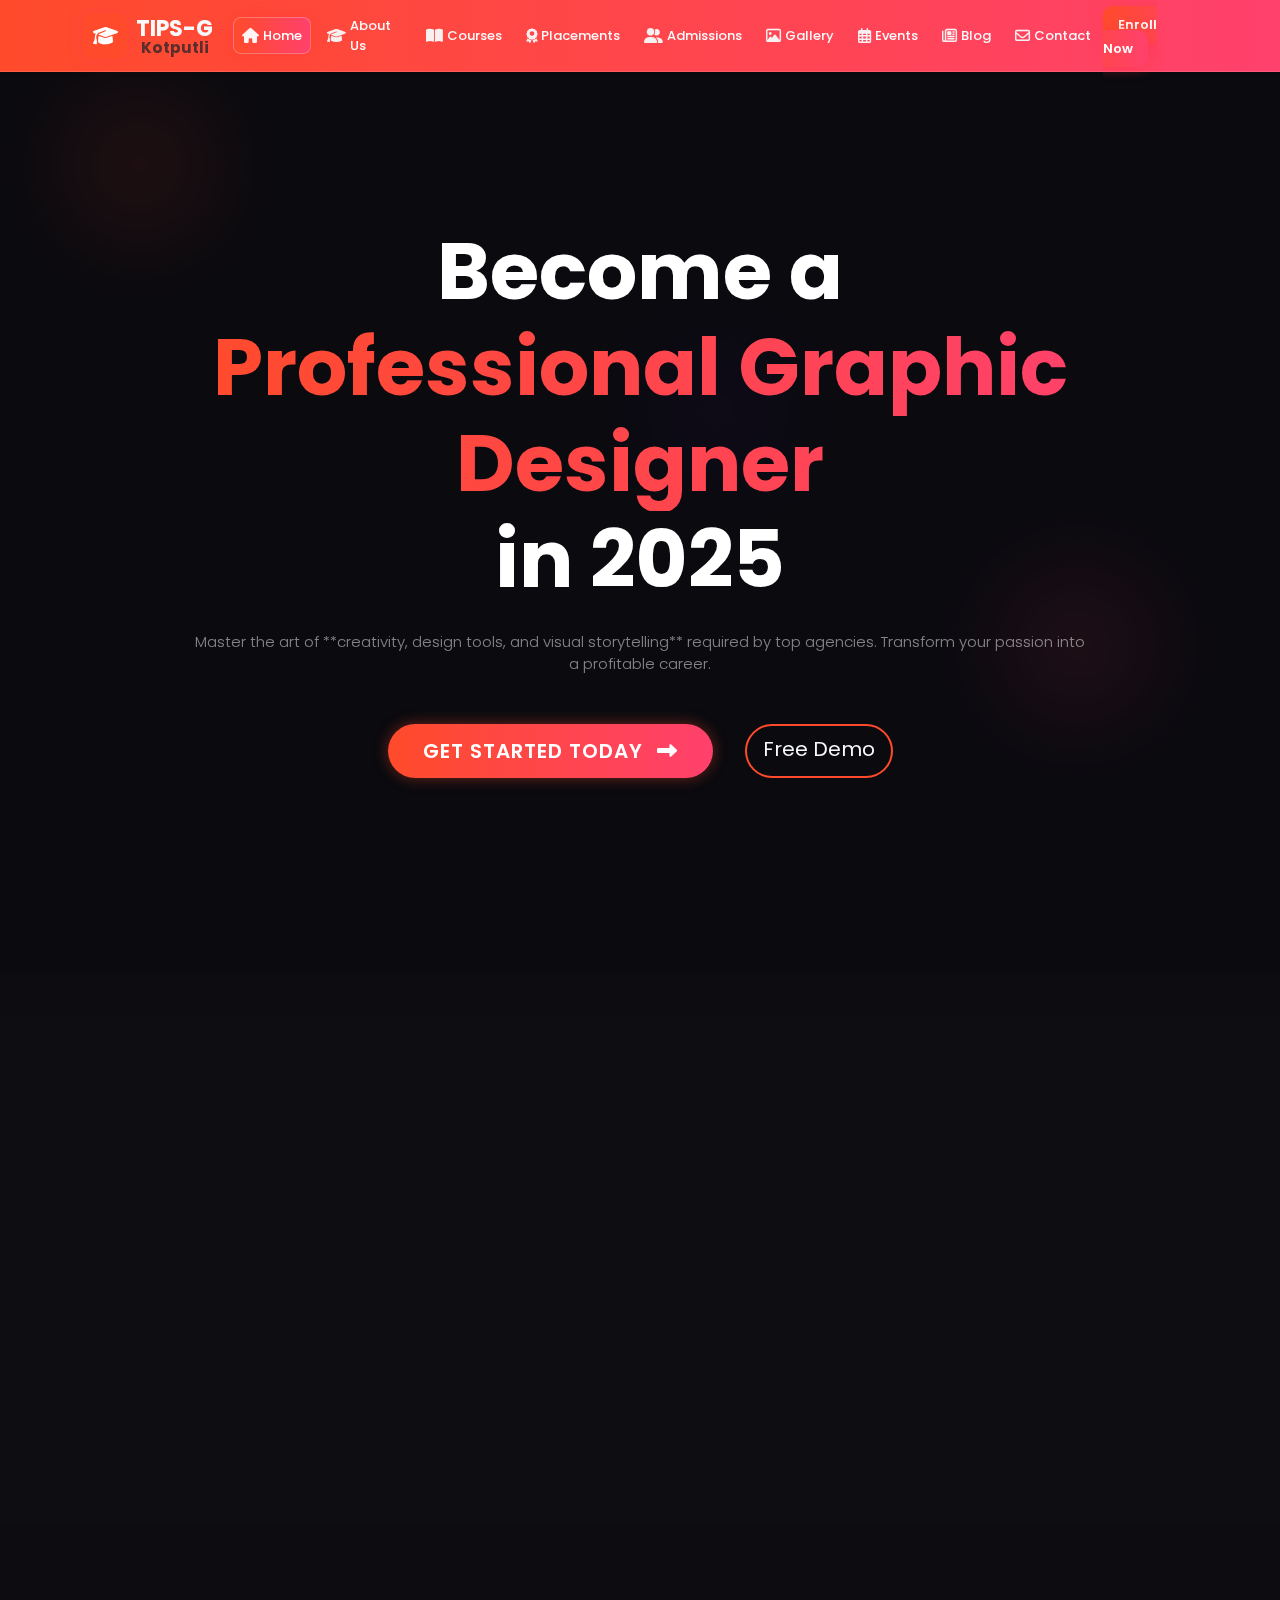
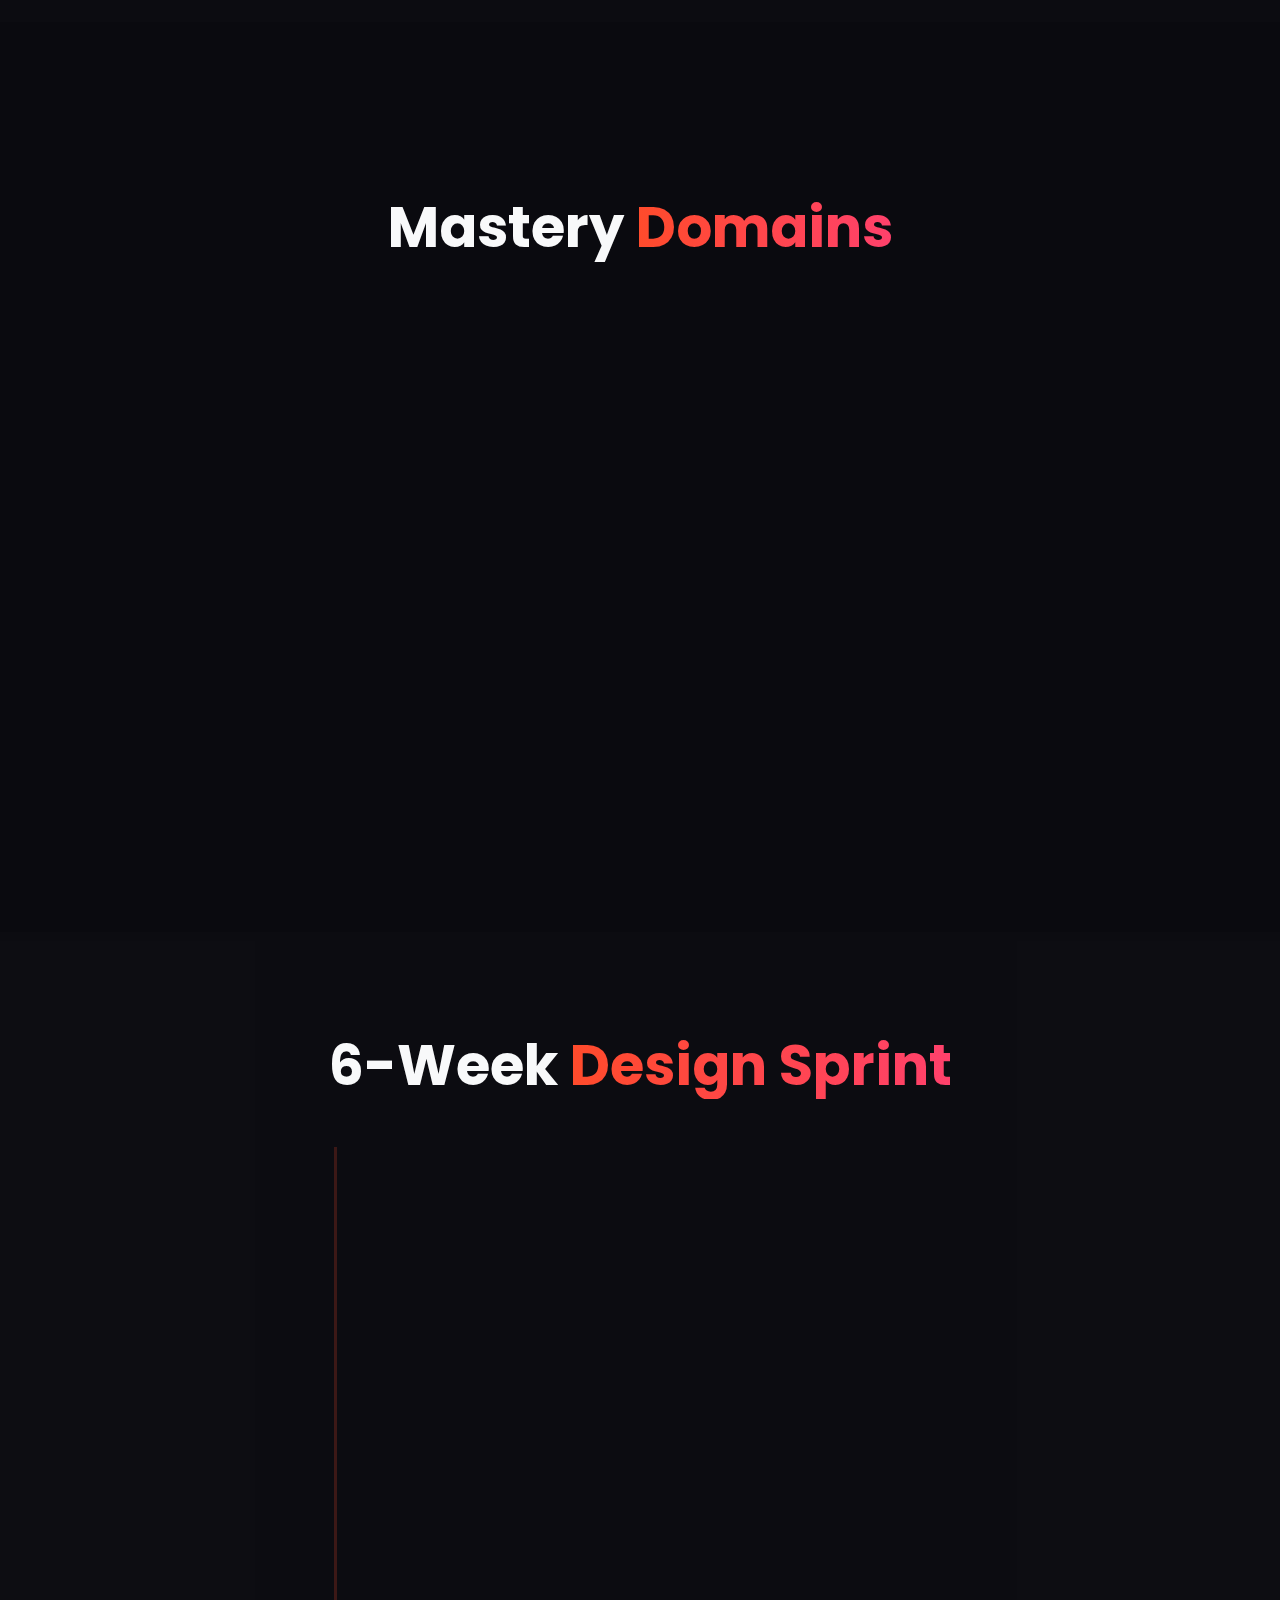
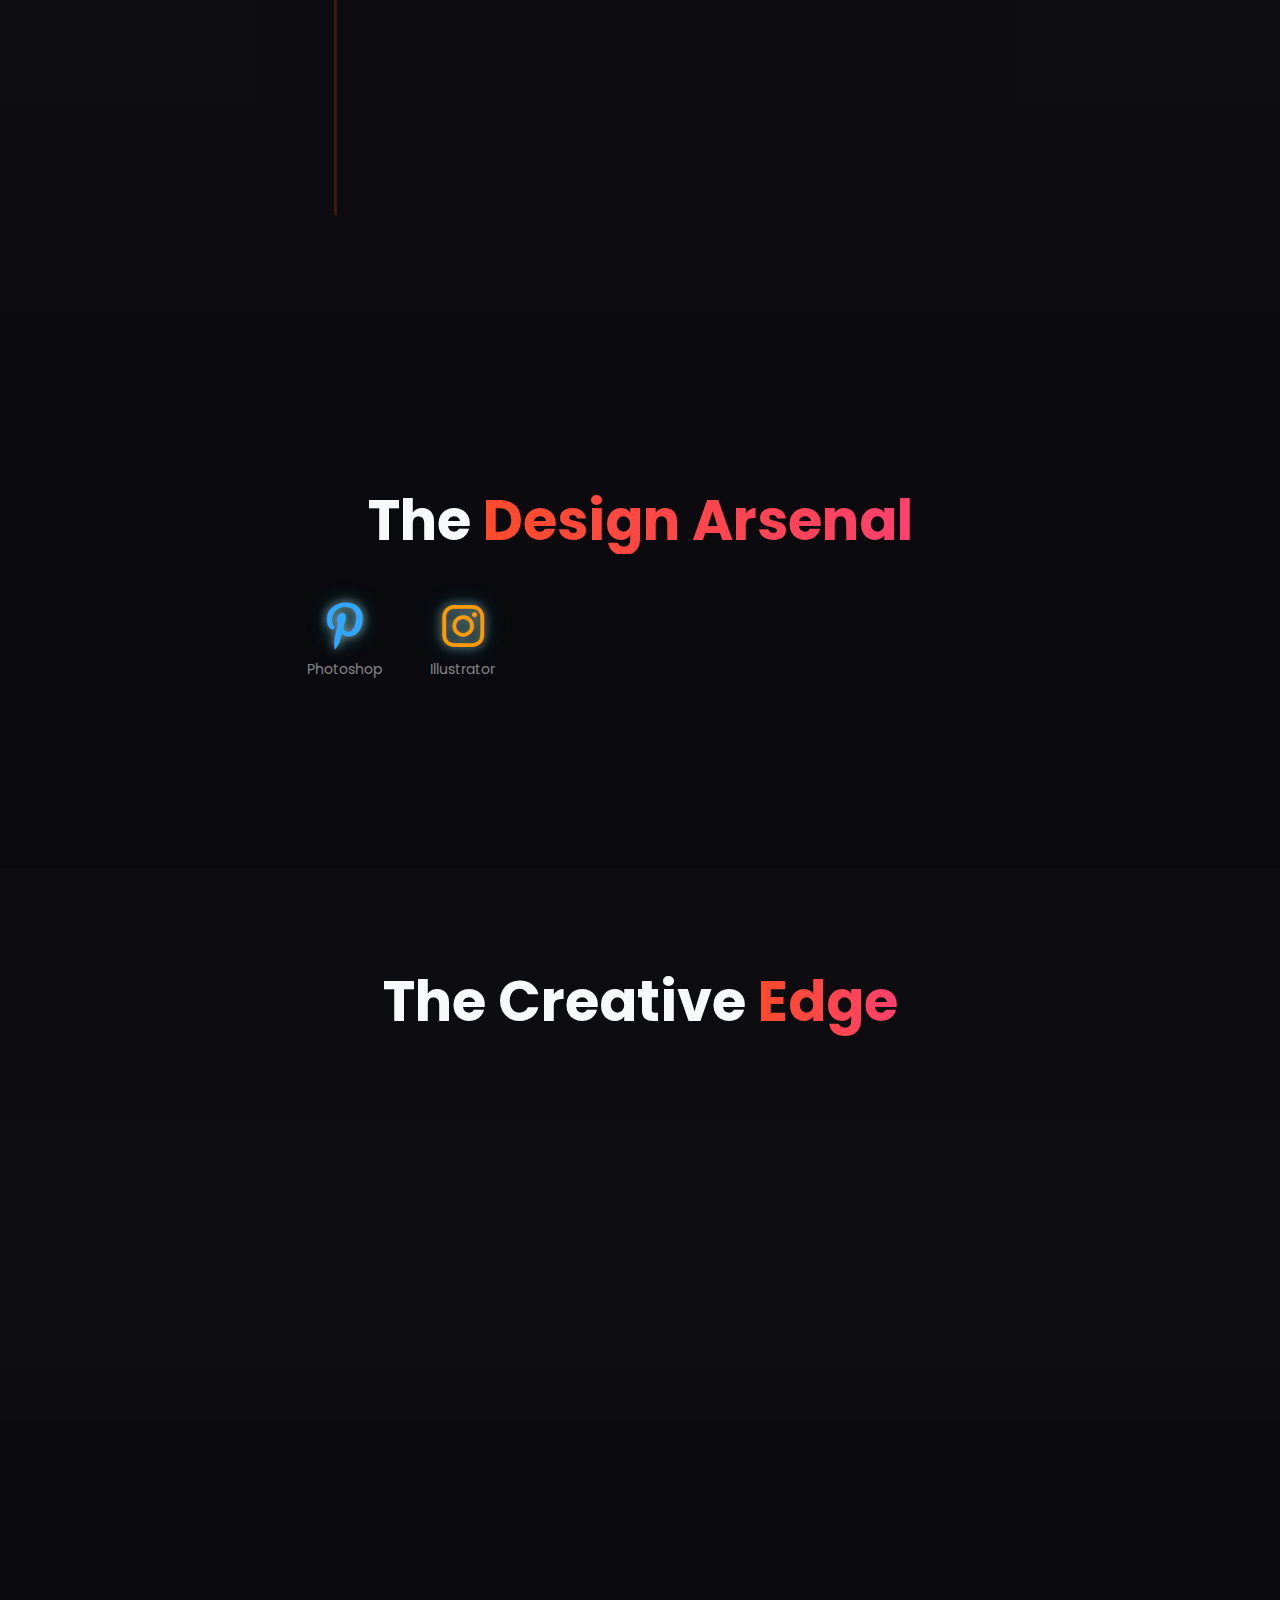
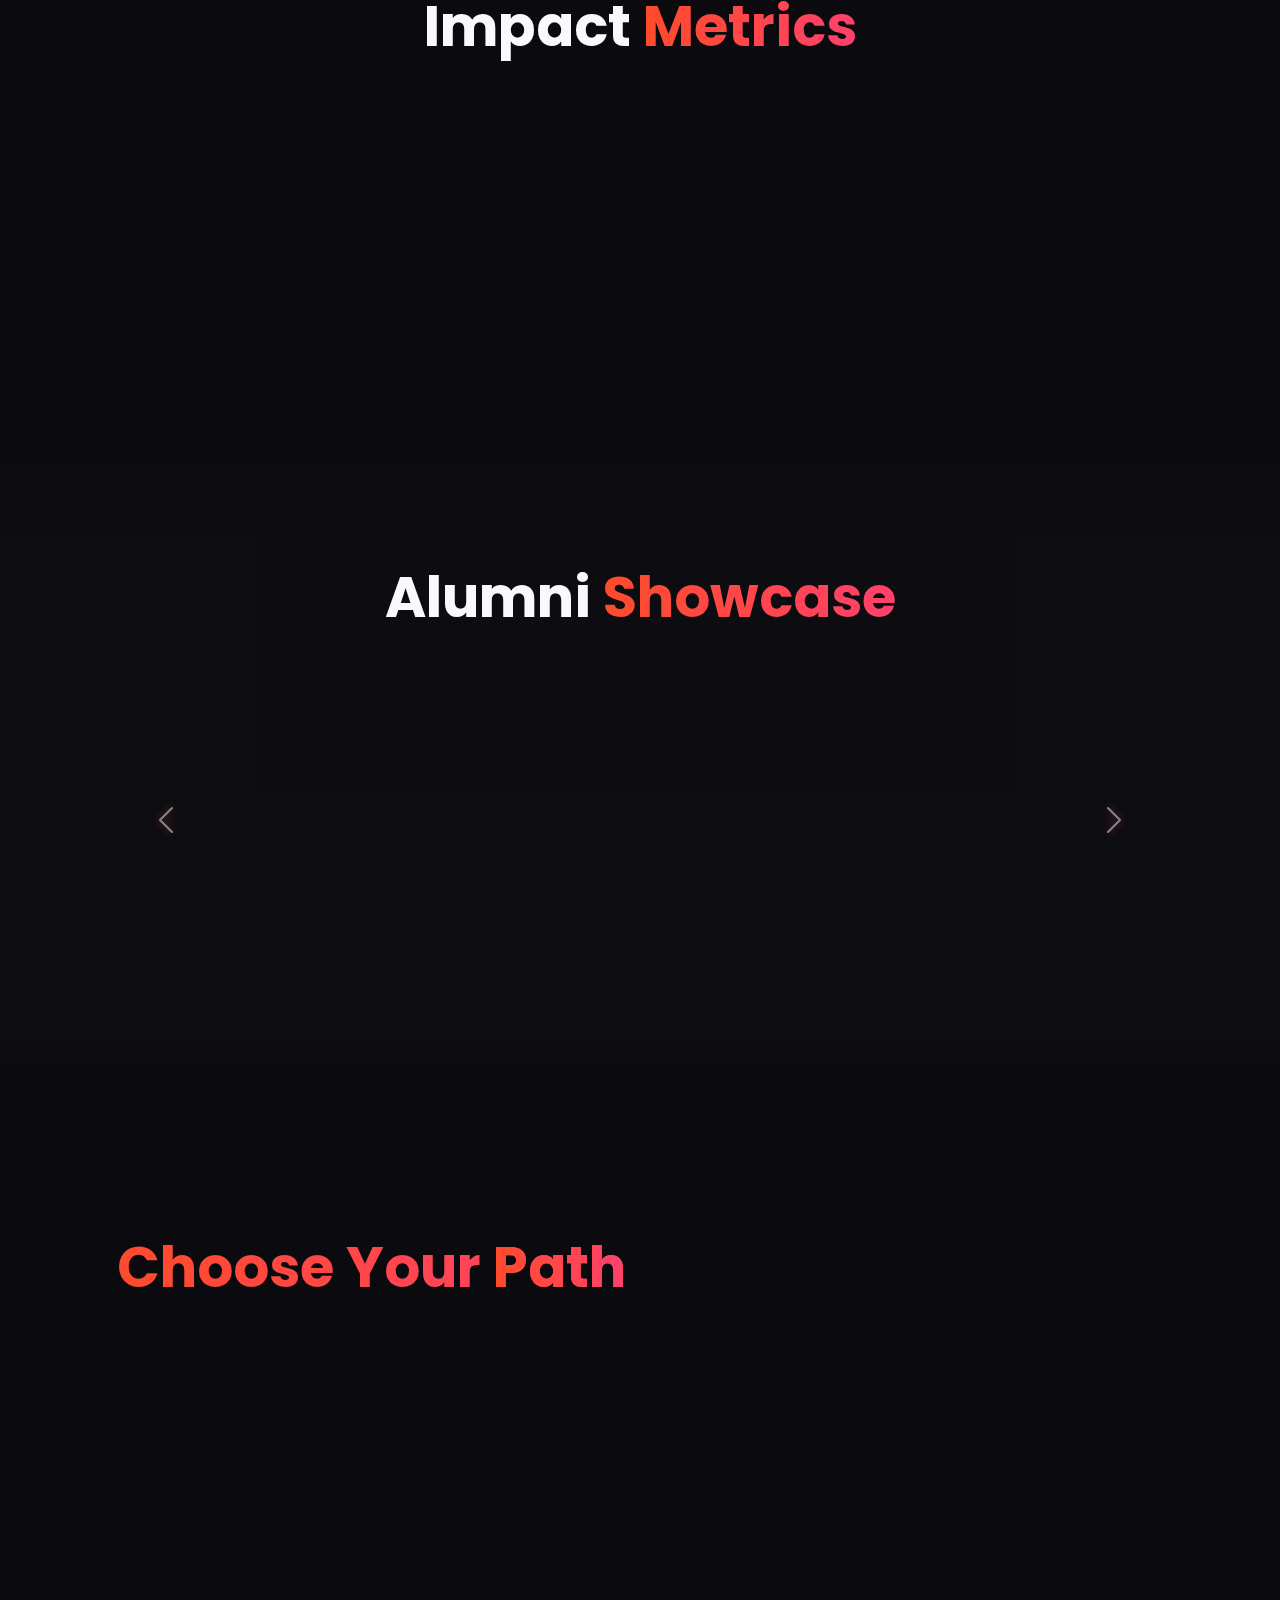
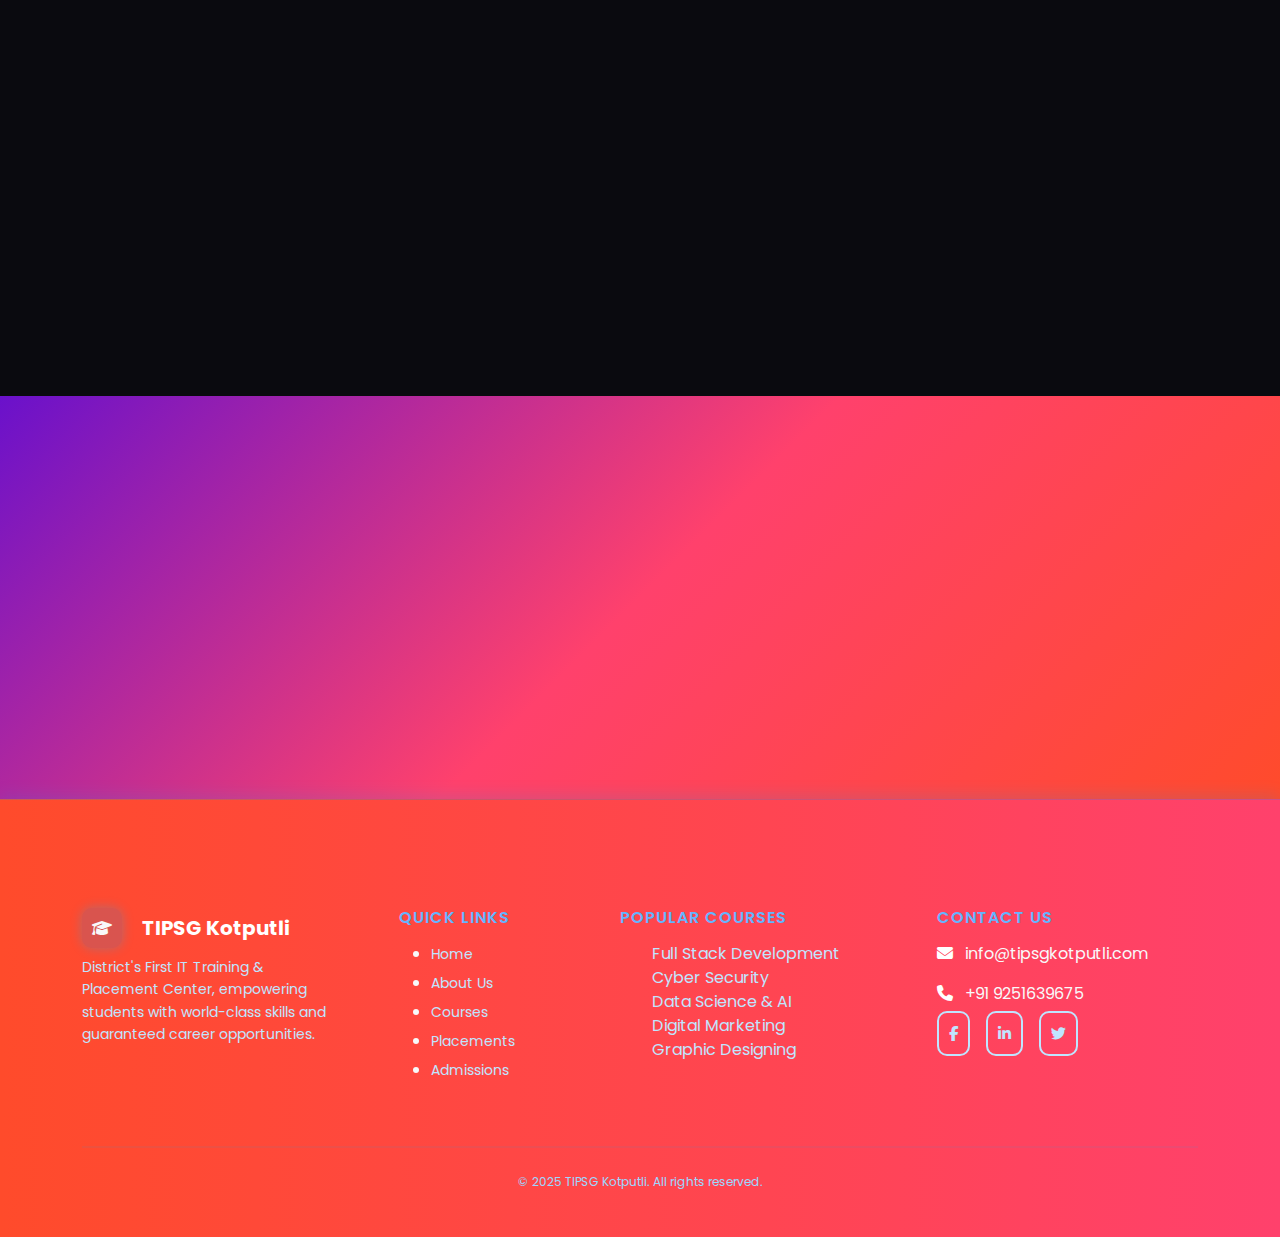
<file: Blog/Graphic.html>
<!DOCTYPE html>
<html lang="en">
<head>
    <meta charset="UTF-8">
    <meta name="viewport" content="width=device-width, initial-scale=1, maximum-scale=1, user-scalable=no">
    <title>Design Mastery 2025 - Professional Graphic Design Course</title>
    <!-- Google Fonts: Poppins -->
    <link href="https://fonts.googleapis.com/css2?family=Poppins:wght@300;400;600;700;900&display=swap" rel="stylesheet">
    <!-- Bootstrap 5 CSS CDN -->
    <link href="https://cdn.jsdelivr.net/npm/bootstrap@5.3.3/dist/css/bootstrap.min.css" rel="stylesheet">
    <!-- AOS CSS CDN (Scroll Animations) -->
    <link href="https://unpkg.com/aos@2.3.1/dist/aos.css" rel="stylesheet">
    <!-- Font Awesome (Icons) -->
    <link rel="stylesheet" href="https://cdnjs.cloudflare.com/ajax/libs/font-awesome/6.5.2/css/all.min.css">
    <style>
        /* --- Color Variables and Global Styles --- */
        :root {
            --color-dark-bg: #0a0a0f;
            --color-text-light: #f8f9fa;
            --color-neon-primary: #ff4b2b; /* Red/Orange Accent */
            --color-neon-secondary: #ff416c; /* Pink Accent */
            --color-gradient: linear-gradient(90deg, var(--color-neon-primary), var(--color-neon-secondary));
            --color-glass: rgba(255, 255, 255, 0.05);
            --shadow-glow: 0 0 15px rgba(255, 75, 43, 0.4);
        }

        body {
            font-family: 'Poppins', sans-serif;
            color: var(--color-text-light);
            background-color: var(--color-dark-bg);
            min-height: 100vh;
            scroll-behavior: smooth;
            overflow-x: hidden;
        }
.Add-navbar {
  width: 100%;
  position: fixed;
  top: 0;
  z-index: 9999;
  height: 72px;
  display: flex;
  justify-content: space-between;
  background: var(--color-gradient);
  box-shadow: 0 4px 20px rgba(255, 50, 60, 0.35);
  border-bottom: 1px solid rgba(255, 255, 255, 0.12);
  backdrop-filter: blur(6px);
}

/* Offcanvas */
.offcanvas-body {
  background: var(--color-dark-bg);
  color: var(--color-text-light);
}

/* ===========================
   LOGO
=========================== */
.Add-logo {
  width: 46px;
  height: 46px;
  border-radius: 12px;
  background: var(--color-neon-primary);
  color: #fff;
  font-size: 20px;
  transition: 0.35s ease;
  display: flex;
  align-items: center;
  justify-content: center;
  box-shadow: 0 0 14px rgba(255, 65, 60, 0.7);
}

.Add-logo:hover {
  transform: scale(1.1);
  box-shadow: 0 0 22px rgba(255, 60, 55, 0.9);
}

/* ===========================
   BRAND TEXT
=========================== */
.Add-brand {
  text-align: center; 
}

.Add-brand-text {
  color: var(--color-text-light);  /* strong blue */
  font-weight: 700;
  font-size: clamp(18px, 2.2vw, 22px); 
  display: block; 
}

.Add-brand-subtext {
  color: var(--color-text-light); /* slate grey */
  font-size: clamp(12px, 1.5vw, 16px); 
  display: block;
  font-size: 1.7vh;
  font-weight: bold;
  margin-top: -8px;
}

/* ===========================
   NAV LINKS
=========================== */
.Add-navbar .nav-link {
  color: var(--color-text-light) !important;
  font-size: 13px !important;
  font-weight: 500;
  margin: 4px;
  padding: 8px !important;
  border-radius: 8px;
  display: flex;
  align-items: center;
  transition: 0.3s ease;
}

.Add-navbar .nav-link i {
  font-size: 15px;
  opacity: 0.95;
}

/* Hover */
.Add-navbar .nav-link:hover {
  background: var(--color-glass);
  color: var(--color-text-light) !important;
  box-shadow: 0 0 10px rgba(255, 45, 120, 0.4);
}

/* Active */
.Add-navbar .nav-link.active {
  background: var(--color-gradient) !important;
  color: #fff !important;
  box-shadow: 0 0 18px rgba(255, 60, 50, 0.7);
  border: 1px solid rgba(255, 255, 255, 0.25);
}

/* ===========================
   ENROLL BUTTON
=========================== */
.Add-btn-enroll {
  background: var(--color-gradient);
  color: #fff !important;
  font-weight: 600;
  font-size: 13px;
  padding: 9px 15px;
  border-radius: 10px;
  text-decoration: none;
  box-shadow: 0 0 14px rgba(255, 55, 60, 0.5);
  transition: 0.35s ease;
}

.Add-btn-enroll:hover {
  transform: translateY(-3px);
  box-shadow: 0 0 22px rgba(255, 40, 80, 0.7);
}

/* ===========================
   MOBILE
=========================== */
@media (max-width: 991px) {
  .Add-navbar {
    height: auto;
  }

  .navbar-brand {
    margin-right: auto;
  }

  .navbar-toggler {
    margin-left: auto;
    border: none;
  }

  .Add-logo {
    width: 40px;
    height: 40px;
  }

  .Add-brand-text {
    font-size: 18px;
  }
}

section {
  margin-top: 72px;
}


        /* --- Global Component Styling --- */
        .gradient-text {
            background: var(--color-gradient);
            -webkit-background-clip: text;
            -webkit-text-fill-color: transparent;
            display: inline-block;
        }

        .section-padding {
            padding: 100px 0;
        }
        @media (max-width: 768px) {
            .section-padding {
                padding: 60px 0;
            }
        }

        /* Neon Button & Glow Effect */
        .neon-btn {
            background: var(--color-gradient);
            border: none;
            color: white;
            font-weight: 600;
            padding: 12px 35px;
            border-radius: 50px;
            box-shadow: var(--shadow-glow);
            transition: all 0.4s ease;
            text-transform: uppercase;
            letter-spacing: 1px;
        }
        .neon-btn:hover {
            box-shadow: 0 0 30px var(--color-neon-primary), 0 0 50px var(--color-neon-secondary);
            transform: translateY(-3px) scale(1.02);
        }

        /* Creative Card Styling (Glassmorphism) */
        .design-card {
            background-color: var(--color-glass);
            backdrop-filter: blur(8px);
            border: 1px solid rgba(255, 255, 255, 0.1);
            border-radius: 18px;
            box-shadow: 0 8px 32px 0 rgba(0, 0, 0, 0.3);
            transition: transform 0.4s ease, box-shadow 0.4s ease;
        }
        .design-card:hover {
            transform: translateY(-8px);
            box-shadow: 0 10px 40px rgba(255, 65, 108, 0.3);
        }

        .icon-large {
            font-size: 3.5rem;
            color: var(--color-neon-primary);
            text-shadow: 0 0 10px var(--color-neon-secondary);
        }

        /* --- Hero Section Specific --- */
        #hero {
            position: relative;
            min-height: 100vh;
            display: flex;
            align-items: center;
            overflow: hidden;
            padding-top: 100px;
        }

        /* Animated Floating Shapes/Orbs */
        .floating-shape {
            position: absolute;
            width: 150px;
            height: 150px;
            border-radius: 50%;
            opacity: 0.1;
            filter: blur(50px);
            z-index: 0;
            animation: float-move 25s infinite alternate;
        }
        .shape-1 { top: 10%; left: 5%; background: #ff4b2b; animation-delay: 0s; }
        .shape-2 { bottom: 20%; right: 10%; background: #ff416c; animation-delay: -12s; }
        .shape-3 { top: 40%; right: 40%; width: 100px; height: 100px; background: #6a11cb; animation-delay: -5s; }
        @keyframes float-move {
            0% { transform: translate(0, 0) rotate(0deg); }
            100% { transform: translate(50px, -50px) rotate(360deg); }
        }

        /* Subtle Cursor Glow Effect (Bonus) */
        #cursor-glow {
            position: fixed;
            width: 50px;
            height: 50px;
            border-radius: 50%;
            background: radial-gradient(circle, rgba(255, 75, 43, 0.6) 0%, transparent 70%);
            pointer-events: none;
            transform: translate(-50%, -50%);
            transition: transform 0.1s linear, opacity 0.3s ease;
            opacity: 0.4;
            z-index: 9999;
        }
        @media (max-width: 992px) {
             #cursor-glow { display: none; }
        }

        /* --- Tools Section Hover Effect --- */
        .tool-box {
            position: relative;
            cursor: pointer;
            transition: transform 0.3s ease;
        }
        .tool-box:hover {
            transform: scale(1.15);
        }
        .tool-name {
            position: absolute;
            bottom: -30px;
            left: 50%;
            transform: translateX(-50%);
            background: var(--color-gradient);
            padding: 4px 10px;
            border-radius: 5px;
            font-size: 0.75rem;
            font-weight: 600;
            opacity: 0;
            visibility: hidden;
            transition: opacity 0.3s ease, bottom 0.3s ease;
            white-space: nowrap;
        }
        .tool-box:hover .tool-name {
            opacity: 1;
            visibility: visible;
            bottom: -40px;
        }

        /* Timeline/Module Styling */
        .timeline {
            border-left: 3px solid rgba(255, 75, 43, 0.2);
            padding-left: 20px;
            position: relative;
        }
        .timeline-item {
            position: relative;
            padding-bottom: 30px;
        }
        .timeline-item::before {
            content: '';
            position: absolute;
            left: -33px;
            top: 5px;
            width: 15px;
            height: 15px;
            border-radius: 50%;
            background: var(--color-neon-primary);
            box-shadow: 0 0 10px var(--color-neon-primary);
        }
.icon-large {
  font-size: 3rem;
  color: #fff; /* optional - adjust as needed */
  text-shadow: 0 0 10px rgba(255, 0, 0, 0.8),
               0 0 20px rgba(255, 0, 0, 0.6),
               0 0 30px rgba(255, 0, 0, 0.4);
}

    .icon-large {
      font-size: 3rem;
      text-shadow:
        0 0 10px rgba(255, 255, 255, 0.6),
        0 0 20px rgba(0, 255, 255, 0.4);
    }
    .lead{
        font-size: 15px;
    }


    
        .footer {
  background: var(--color-gradient);
  padding-top: 60px;
  padding-bottom: 30px;
  border-top: 1px solid rgba(0, 140, 255, 0.2);
  box-shadow: 0px -4px 15px rgba(0, 140, 255, 0.15);
}

.footer-icon {
  width: 40px;
  height: 40px;
  margin-right: 20px;
  background: rgba(0, 140, 255, 0.15);
  display: flex;
  align-items: center;
  justify-content: center;
  border-radius: 10px;
  box-shadow: 0 0 12px rgba(0, 180, 255, 0.3);
}

.footer-heading {
  color: #ffffff;
  font-weight: 700;
}

.footer-title {
  font-size: 16px;
  font-weight: 600;
  color: #64b5ff;
  margin-bottom: 15px;
  text-transform: uppercase;
  letter-spacing: 1px;
}

.footer-text {
  color: #bfe5ff;
  font-size: 14px;
  line-height: 1.6;
}

.footer-links li a {
  color: #bfe5ff;
  text-decoration: none;
  display: block;
  margin: 6px 0;
  font-size: 14px;
  transition: 0.3s;
}

.footer-links li a:hover {
  color: #4db8ff;
  text-shadow: 0 0 8px rgba(0, 191, 255, 0.6);
}
.footer-courses li{
    list-style: none;
}
.footer-courses li a {
  color: #bfe5ff;
  text-decoration: none;
  margin-bottom: 6px;
}
.footer-courses li a:hover {
    cursor: pointer;
  color: #4db8ff;
  text-shadow: 0 0 8px rgba(0, 191, 255, 0.6);
}

.footer-contact p {
  color: #bfe5ff;
  font-size: 14px;
  margin-bottom: 6px;
}

.social-icons a {
  color: #bfe5ff;
  font-size: 15px;
  border:  2px solid #bfe5ff;
  border-radius: 10px;
  padding: 10px;
  margin-right: 12px;
  transition: 0.3s;
}

.social-icons a:hover {
  color: #4db8ff;
  text-shadow: 0 0 10px rgba(0, 191, 255, 0.6);
}

.footer-line {
  border: 0.3px solid rgba(0, 174, 255, 0.3);
  margin: 25px 0;
}

.footer-copy {
  text-align: center;
  color: #9cd8ff;
  font-size: 12px;
}

    </style>
</head>
<body>

    <nav class="navbar navbar-expand-lg bg-white shadow-sm Add-navbar ">
    <div class="container col-lg-11 d-flex align-items-center justify-content-center">

        <!-- Logo -->
        <a class="navbar-brand d-flex align-items-center gap-2" href="../index.html#home" onclick="setActive(this,'home')">
          <div class="Add-logo d-flex align-items-center justify-content-center">
            <i class="fa-solid fa-graduation-cap"></i>
          </div>
<div class="Add-brand">
            <strong class="Add-brand-text">TIPS-G</strong>
            <small class="Add-brand-subtext text-muted">Kotputli</small>
          </div>
        </a>

        <!-- Mobile Toggler -->
        <button class="navbar-toggler" type="button" data-bs-toggle="offcanvas" data-bs-target="#navMenu">
          <span class="navbar-toggler-icon"></span>
        </button>

        <!-- Desktop Menu -->
        <div class="collapse navbar-collapse justify-content-end d-none d-lg-flex">
          <ul class="navbar-nav align-items-center" id="mainMenu">
            <li class="nav-item"><a class="nav-link active" href="../index.html#home" onclick="setActive(this,'home')"><i
                  class="fas fa-home me-1"></i> Home</a></li>
            <li class="nav-item"><a class="nav-link" href="../index.html#About_us" onclick="setActive(this,'About_us')"><i
                  class="fas fa-graduation-cap me-1"></i> About Us</a></li>
            <li class="nav-item"><a class="nav-link" href="../index.html#Courses" onclick="setActive(this,'Courses')"><i
                  class="fas fa-book-open me-1"></i> Courses</a></li>
            <li class="nav-item"><a class="nav-link" href="../index.html#Placements" onclick="setActive(this,'Placements')"><i
                  class="fas fa-award me-1"></i> Placements</a></li>
            <li class="nav-item"><a class="nav-link" href="../index.html#Admissions" onclick="setActive(this,'Admissions')"><i
                  class="fas fa-user-friends me-1"></i> Admissions</a></li>
            <li class="nav-item"><a class="nav-link" href="../index.html#Gallery" onclick="setActive(this,'Gallery')"><i
                  class="far fa-image me-1"></i> Gallery</a></li>
            <li class="nav-item"><a class="nav-link" href="../index.html#Events" onclick="setActive(this,'Events')"><i
                  class="far fa-calendar-alt me-1"></i> Events</a></li>
            <li class="nav-item"><a class="nav-link" href="../index.html#Blog" onclick="setActive(this,'Blog')"><i
                  class="far fa-newspaper me-1"></i> Blog</a></li>
            <li class="nav-item"><a class="nav-link" href="../index.html#Contact" onclick="setActive(this,'Contact')"><i
                  class="far fa-envelope me-1"></i> Contact</a></li>
            <li class="nav-item">
              <a class="Add-btn-enroll" href="../index.html#Admissions" onclick="setActive(this,'Admissions')">Enroll Now</a>
            </li>
          </ul>
        </div>
      </div>
    </nav>


  <!-- Offcanvas (Mobile) -->
  <div class="offcanvas offcanvas-end w-75" tabindex="-1" id="navMenu">
    <div class="offcanvas-header">
      <h5>Menu</h5>
      <button type="button" class="btn-close" data-bs-dismiss="offcanvas"></button>
    </div>
    <div class="offcanvas-body ">
      <ul class="navbar-nav" id="offMenu">
        <li class="nav-item"><a class="nav-link active" href="../index.html#home" data-bs-dismiss="offcanvas"
            onclick="setActive(this,'home')"><i class="fas fa-home me-1"></i> Home</a></li>
        <li class="nav-item"><a class="nav-link" href="../index.html#About_us" data-bs-dismiss="offcanvas"
            onclick="setActive(this,'About_us')"><i class="fas fa-graduation-cap me-1"></i> About Us</a></li>
        <li class="nav-item"><a class="nav-link" href="../index.html#Courses" data-bs-dismiss="offcanvas"
            onclick="setActive(this,'Courses')"><i class="fas fa-book-open me-1"></i> Courses</a></li>
        <li class="nav-item"><a class="nav-link" href="../index.html#Placements" data-bs-dismiss="offcanvas"
            onclick="setActive(this,'Placements')"><i class="fas fa-award me-1"></i> Placements</a></li>
        <li class="nav-item"><a class="nav-link" href="../index.html#Admissions" data-bs-dismiss="offcanvas"
            onclick="setActive(this,'Admissions')"><i class="fas fa-user-friends me-1"></i> Admissions</a></li>
        <li class="nav-item"><a class="nav-link" href="../index.html#Gallery" data-bs-dismiss="offcanvas"
            onclick="setActive(this,'Gallery')"><i class="far fa-image me-1"></i> Gallery</a></li>
        <li class="nav-item"><a class="nav-link" href="../index.html#Events" data-bs-dismiss="offcanvas"
            onclick="setActive(this,'Events')"><i class="far fa-calendar-alt me-1"></i> Events</a></li>
        <li class="nav-item"><a class="nav-link" href="../index.html#Blog" data-bs-dismiss="offcanvas"
            onclick="setActive(this,'Blog')"><i class="far fa-newspaper me-1"></i> Blog</a></li>
        <li class="nav-item"><a class="nav-link" href="../index.html#Contact" data-bs-dismiss="offcanvas"
            onclick="setActive(this,'Contact')"><i class="far fa-envelope me-1"></i> Contact</a></li>
        <li class="nav-item mt-3">
          <a class="Add-btn-enroll" href="../index.html#Admissions" data-bs-dismiss="offcanvas"
            onclick="setActive(this,'Admissions')">Enroll Now</a>
        </li>
      </ul>
    </div>
  </div>

    <!-- Subtle Cursor Glow (Bonus) -->
    <div id="cursor-glow"></div>

    <!-- Animated Background Shapes -->
    <div class="floating-shape shape-1"></div>
    <div class="floating-shape shape-2"></div>
    <div class="floating-shape shape-3"></div>


    <!-- 1. Hero Section -->
    <header id="hero" class="text-center">
        <div class="container">
            <div class="row justify-content-center">
                <div class="col-lg-10" data-aos="fade-up" data-aos-duration="1200">
                    <h1 class="display-1 fw-bolder mb-4 text-white">
                        Become a <span class="gradient-text">Professional Graphic Designer</span> in 2025
                    </h1>
                    <p class="lead text-white-50 mx-auto mb-5" style="max-width: 900px;">
                        Master the art of **creativity, design tools, and visual storytelling** required by top agencies. Transform your passion into a profitable career.
                    </p>
                    <div class="d-grid gap-3 d-sm-flex justify-content-sm-center">
                        <a href="#pricing" class="btn btn-lg neon-btn me-sm-3">
                            Get Started Today <i class="fas fa-long-arrow-alt-right ms-2"></i>
                        </a>
                        <a href="#" class="btn btn-lg btn-outline-light rounded-pill border-2" style="border-color: var(--color-neon-primary);">
                            Free Demo
                        </a>
                    </div>
                </div>
            </div>
        </div>
    </header>

    <!-- 2. About Graphic Design -->
    <section id="about" class="section-padding" style="background-color: rgba(255, 255, 255, 0.01);">
        <div class="container-fluid">
            <div class="col-lg-10 mx-auto">
            <div class="row align-items-center">
                <div class="col-lg-6" data-aos="fade-right">
                    <h2 class="display-4 fw-bold mb-4 gradient-text">The Language of Visuals</h2>
                    <p class="lead text-white-50">
                        Graphic Design is the core of modern communication. From stunning corporate branding to engaging digital campaigns, every successful business relies on powerful visuals.
                    </p>
                    <p class="lead text-white-50">
                        This course teaches you to move beyond filters and simple layouts, focusing on **strategic design thinking**, advanced color theory, and creating assets that deliver measurable results in branding and marketing.
                    </p>
                    <a href="#learn" class="btn btn-sm neon-btn mt-3">View Curriculum</a>
                </div>
                <!-- Creative SVG Placeholder -->
                <div class="col-lg-6 mt-5 mt-lg-0 text-center" data-aos="fade-left">
                    <svg viewBox="0 0 100 100" class="w-100" style="max-width: 450px;">
                        <defs>
                            <linearGradient id="gradientSvg" x1="0%" y1="0%" x2="100%" y2="100%">
                                <stop offset="0%" stop-color="#ff4b2b" />
                                <stop offset="100%" stop-color="#ff416c" />
                            </linearGradient>
                        </defs>
                        <rect x="10" y="10" width="80" height="80" rx="15" fill="rgba(255,255,255,0.05)" stroke="url(#gradientSvg)" stroke-width="1.5" />
                        <circle cx="35" cy="35" r="15" fill="url(#gradientSvg)" opacity="0.8" />
                        <polygon points="50,65 75,75 75,50 50,40" fill="#6a11cb" opacity="0.8" />
                        <path d="M 20 70 Q 30 90, 80 80" stroke="#ff4b2b" fill="none" stroke-width="3" stroke-linecap="round" />
                        <text x="50" y="55" font-family="Poppins" font-size="8" fill="#f8f9fa" text-anchor="middle">DESIGN</text>
                    </svg>
                </div>
            </div>
            </div>
        </div>
    </section>

    <!-- 3. What You’ll Learn (Modules in Creative Cards) -->
    <section id="learn" class="section-padding">
        <div class="container-fluid">
            <div class="col-lg-10 mx-auto">
            <h2 class="display-4 fw-bold text-center mb-5">Mastery <span class="gradient-text">Domains</span></h2>
            <div class="row g-4">
                <!-- Topics Loop -->
                <div class="col-md-6 col-lg-4" data-aos="fade-up" data-aos-delay="100">
                    <div class="design-card p-4 h-100">
<i class="fas fa-palette icon-large mb-3"></i>
                        <h5 class="fw-bold text-white">Fundamentals & Theory</h5>
                        <p class="lead text-white-30 mb-0">Color theory, typography hierarchy, composition, and visual balance.</p>
                    </div>
                </div>
                <div class="col-md-6 col-lg-4" data-aos="fade-up" data-aos-delay="200">
                    <div class="design-card p-4 h-100">
                        <i class="fas fa-image icon-large mb-3" style="color: #fff;"></i>
                        <h5 class="fw-bold text-white">Photoshop & Illustration</h5>
                        <p class="lead text-white-50 mb-0">Advanced photo retouching, digital painting, and complex manipulation techniques.</p>
                    </div>
                </div>
                <div class="col-md-6 col-lg-4" data-aos="fade-up" data-aos-delay="300">
                    <div class="design-card p-4 h-100">
                        <i class="fas fa-vector-square icon-large mb-3"></i>
                        <h5 class="fw-bold text-white">Illustrator & Branding</h5>
                        <p class="lead text-white-50 mb-0">Vector graphics, logo design, identity systems, and production readiness.</p>
                    </div>
                </div>
                <div class="col-md-6 col-lg-4" data-aos="fade-up" data-aos-delay="400">
                    <div class="design-card p-4 h-100">
                        <i class="fas fa-laptop-code icon-large mb-3" style="color: #fff;"></i>
                        <h5 class="fw-bold text-white">Figma & UI/UX Design</h5>
                        <p class="lead text-white-50 mb-0">Wireframing, prototyping, user flows, and high-fidelity mockups for web/mobile.</p>
                    </div>
                </div>
                <div class="col-md-6 col-lg-4" data-aos="fade-up" data-aos-delay="500">
                    <div class="design-card p-4 h-100">
                        <i class="fas fa-film icon-large mb-3"></i>
                        <h5 class="fw-bold text-white">Motion Graphics (Basics)</h5>
                        <p class="lead text-white-50 mb-0">Introduction to After Effects for short animations, kinetic typography, and promos.</p>
                    </div>
                </div>
                <div class="col-md-6 col-lg-4" data-aos="fade-up" data-aos-delay="600">
                    <div class="design-card p-4 h-100">
                        <i class="fas fa-briefcase icon-large mb-3" style="color: #fff;"></i>
                        <h5 class="fw-bold text-white">Freelance & Portfolio</h5>
                        <p class="lead text-white-50 mb-0">Pricing, client communication, contracts, and creating an irresistible Behance portfolio.</p>
                    </div>
                </div>
            </div>
            </div>
        </div>
    </section>

    <!-- 4. Course Modules (Timeline) -->
    <section id="modules" class="section-padding" style="background-color: rgba(255, 255, 255, 0.01);">
        <div class="container">
            <div class="col-lg-10 mx-auto">
            <h2 class="display-4 fw-bold text-center mb-5">6-Week <span class="gradient-text">Design Sprint</span></h2>
            <div class="row justify-content-center">
                <div class="col-lg-8">
                    <div class="timeline">
                        <div class="timeline-item" data-aos="fade-right">
                            <h4 class="text-white fw-bold">Week 1-2: Visual Foundation & Photoshop Deep Dive</h4>
                            <p class="lead text-white-50 small">Understanding the design process, mastering selections, layers, blending modes, and photo restoration.</p>
                        </div>
                        <div class="timeline-item" data-aos="fade-left">
                            <h4 class="text-white fw-bold">Week 3: Vector Mastery & Branding Identity</h4>
                            <p class="lead text-white-50">Logo ideation in Illustrator, vector tracing, typography pairing, and building a 3-page brand guide.</p>
                        </div>
                        <div class="timeline-item" data-aos="fade-right">
                            <h4 class="text-white fw-bold">Week 4: Digital UI/UX Prototyping in Figma</h4>
                            <p class="lead text-white-50">Creating low-fidelity wireframes, high-fidelity mockups, and collaborative design system usage.</p>
                        </div>
                        <div class="timeline-item" data-aos="fade-left">
                            <h4 class="text-white fw-bold">Week 5: Advanced Print & Web Assets</h4>
                            <p class="lead text-white-50">Design for social media, print material prep (CMYK), ad banners, and dynamic web headers.</p>
                        </div>
                        <div class="timeline-item" data-aos="fade-right">
                            <h4 class="text-white fw-bold">Week 6: Motion Intro & Final Portfolio Launch</h4>
                            <p class="lead text-white-50">Creating a 5-second animated logo sting (After Effects), and curating/launching your professional Behance/Dribbble portfolio.</p>
                        </div>
                    </div>
                </div>
            </div>
            </div>
        </div>
    </section>

    <!-- 5. Tools You’ll Master -->
    <section id="tools" class="section-padding">
        <div class="container text-center">
            <h2 class="display-4 fw-bold mb-5">The <span class="gradient-text">Design Arsenal</span></h2>
            <div class="d-flex flex-wrap justify-content-center gap-5">
                 <div class="tool-box">
    <i class="fa-brands fa-pinterest-p icon-large" style="color:#31A8FF;"></i>
    <p class="small mt-2 text-white-50">Photoshop</p>
    <div class="tool-name">Image Editor</div>
  </div>

  <div class="tool-box">
    <i class="fa-brands fa-instagram icon-large" style="color:#FF9A00;"></i>
    <p class="small mt-2 text-white-50">Illustrator</p>
    <div class="tool-name">Vector Art</div>
  </div>
                <div class="tool-box" data-aos="zoom-in" data-aos-delay="150">
                    <!-- Figma Icon using SVG/FA concept, using a box icon instead of custom icon -->
                    <i class="fas fa-bezier-curve icon-large" style="color: #ff4b2b;"></i>
                    <p class="small mt-2 text-white-50">Figma</p>
                    <div class="tool-name">UI/UX Prototyping</div>
                </div>
                <div class="tool-box" data-aos="zoom-in" data-aos-delay="200">
                    <i class="fas fa-layer-group icon-large" style="color: #6a11cb;"></i>
                    <p class="small mt-2 text-white-50">After Effects</p>
                    <div class="tool-name">Motion Graphics</div>
                </div>
                <div class="tool-box" data-aos="zoom-in" data-aos-delay="250">
                    <i class="fas fa-video icon-large" style="color: #ff416c;"></i>
                    <p class="small mt-2 text-white-50">Premiere Pro</p>
                    <div class="tool-name">Video Editing</div>
                </div>
                <div class="tool-box" data-aos="zoom-in" data-aos-delay="300">
                    <i class="fas fa-drafting-compass icon-large" style="color: #ff4b2b;"></i>
                    <p class="small mt-2 text-white-50">Canva</p>
                    <div class="tool-name">Quick Design</div>
                </div>
            </div>
        </div>
    </section>

    <!-- 6. Why Choose Us (Animated Gradient Cards) -->
    <section id="whyus" class="section-padding" style="background-color: rgba(255, 255, 255, 0.01);">
        <div class="container-fluid">
            <div class="col-lg-10 mx-auto">
            <h2 class="display-4 fw-bold text-center mb-5">The Creative <span class="gradient-text">Edge</span></h2>
            <div class="row g-4">
                <div class="col-md-6 col-lg-3" data-aos="zoom-in" data-aos-delay="100">
                    <div class="design-card p-4 text-center h-100">
                        <i class="fas fa-chalkboard-teacher icon-large mb-3" style="color: #6a11cb;"></i>
                        <h5 class="fw-bold">Expert Mentors</h5>
                        <p class="lead text-white-50 mb-0">Learn from seasoned agency owners and freelance veterans.</p>
                    </div>
                </div>
                <div class="col-md-6 col-lg-3" data-aos="zoom-in" data-aos-delay="200">
                    <div class="design-card p-4 text-center h-100">
                        <i class="fas fa-rocket icon-large mb-3" style="color: var(--color-neon-primary);"></i>
                        <h5 class="fw-bold">Real-World Projects</h5>
                        <p class="lead text-white-50 mb-0">Build assets for fictional and real client briefs for maximum impact.</p>
                    </div>
                </div>
                <div class="col-md-6 col-lg-3" data-aos="zoom-in" data-aos-delay="300">
                    <div class="design-card p-4 text-center h-100">
                        <i class="fas fa-certificate icon-large mb-3" style="color: #6a11cb;"></i>
                        <h5 class="fw-bold">Certification</h5>
                        <p class="lead text-white-50 mb-0">Globally recognized certificate and internship opportunities.</p>
                    </div>
                </div>
                <div class="col-md-6 col-lg-3" data-aos="zoom-in" data-aos-delay="400">
                    <div class="design-card p-4 text-center h-100">
                        <i class="fas fa-infinity icon-large mb-3" style="color: var(--color-neon-primary);"></i>
                        <h5 class="fw-bold">Lifetime Access</h5>
                        <p class="lead text-white-50 mb-0">Stay updated with course content and access to our alumni community.</p>
                    </div>
                </div>
            </div>
            </div>
        </div>
    </section>

    <!-- 7. Stats / Graph Section (Animated Progress Bars) -->
    <section id="stats" class="section-padding">
        <div class="container">
            <h2 class="display-4 fw-bold text-center mb-5">Impact <span class="gradient-text">Metrics</span></h2>
            <div class="row justify-content-center">
                <div class="col-lg-8">
                    <div class="mb-4" data-aos="fade-right">
                        <h6 class="text-white-50">Student Satisfaction (98%)</h6>
                        <div class="progress" style="height: 10px; background-color: rgba(255, 255, 255, 0.1);">
                            <div class="progress-bar" role="progressbar" id="progress-satisfaction" style="width: 0%; background: var(--color-gradient); box-shadow: var(--shadow-glow);" aria-valuenow="98" aria-valuemin="0" aria-valuemax="100"></div>
                        </div>
                    </div>
                    <div class="mb-4" data-aos="fade-right" data-aos-delay="100">
                        <h6 class="text-white-50">Job Placement Rate (92%)</h6>
                        <div class="progress" style="height: 10px; background-color: rgba(255, 255, 255, 0.1);">
                            <div class="progress-bar" role="progressbar" id="progress-placement" style="width: 0%; background: linear-gradient(90deg, #6a11cb, #2575fc); box-shadow: 0 0 15px rgba(106, 17, 203, 0.4);" aria-valuenow="92" aria-valuemin="0" aria-valuemax="100"></div>
                        </div>
                    </div>
                    <div class="mb-4" data-aos="fade-right" data-aos-delay="200">
                        <h6 class="text-white-50">Total Design Projects Completed (1500+)</h6>
                        <div class="progress" style="height: 10px; background-color: rgba(255, 255, 255, 0.1);">
                            <div class="progress-bar" role="progressbar" id="progress-projects" style="width: 0%; background: var(--color-gradient); box-shadow: var(--shadow-glow);" aria-valuenow="100" aria-valuemin="0" aria-valuemax="100"></div>
                        </div>
                    </div>
                </div>
            </div>
        </div>
    </section>

    <!-- 8. Testimonials (Carousel) -->
    <section id="testimonials" class="section-padding" style="background-color: rgba(255, 255, 255, 0.01);">
        <div class="container">
            <h2 class="display-4 fw-bold text-center mb-5">Alumni <span class="gradient-text">Showcase</span></h2>
            <div id="designCarousel" class="carousel slide" data-bs-ride="carousel">
                <div class="carousel-inner">
                    <!-- Testimonial 1 -->
                    <div class="carousel-item active">
                        <div class="design-card p-5 mx-auto text-center" style="max-width: 800px;" data-aos="zoom-in">
                            <i class="fas fa-quote-left fs-3 gradient-text mb-4"></i>
                            <p class="lead fst-italic">"The Portfolio Building module was a game-changer. I landed a contract with a top startup immediately after launching my Behance page. This course pays for itself."</p>
                            <div class="text-warning mt-3">
                                <i class="fas fa-star"></i><i class="fas fa-star"></i><i class="fas fa-star"></i><i class="fas fa-star"></i><i class="fas fa-star"></i>
                            </div>
                            <p class="fw-bold mt-2">- Emily Chen, UI/UX Designer</p>
                        </div>
                    </div>
                    <!-- Testimonial 2 -->
                    <div class="carousel-item">
                        <div class="design-card p-5 mx-auto text-center" style="max-width: 800px;" data-aos="zoom-in">
                            <i class="fas fa-quote-left fs-3 gradient-text mb-4"></i>
                            <p class="lead fst-italic">"I finally understand the difference between good design and effective design. The Figma section alone boosted my efficiency by 200%."</p>
                            <div class="text-warning mt-3">
                                <i class="fas fa-star"></i><i class="fas fa-star"></i><i class="fas fa-star"></i><i class="fas fa-star"></i><i class="fas fa-star-half-alt"></i>
                            </div>
                            <p class="fw-bold mt-2">- Rohan Sharma, Branding Consultant</p>
                        </div>
                    </div>
                </div>
                <!-- Carousel Controls -->
                <button class="carousel-control-prev" type="button" data-bs-target="#designCarousel" data-bs-slide="prev">
                    <span class="carousel-control-prev-icon" aria-hidden="true" style="filter: drop-shadow(0 0 5px var(--color-neon-primary));"></span>
                    <span class="visually-hidden">Previous</span>
                </button>
                <button class="carousel-control-next" type="button" data-bs-target="#designCarousel" data-bs-slide="next">
                    <span class="carousel-control-next-icon" aria-hidden="true" style="filter: drop-shadow(0 0 5px var(--color-neon-secondary));"></span>
                    <span class="visually-hidden">Next</span>
                </button>
            </div>
        </div>
    </section>

    <!-- 9. Pricing Plans -->
    <section id="pricing" class="section-padding">
        <div class="container-fluid">
            <div class="col-lg-10 mx-auto">
            <h2 class="display-4 fw-bold text-center mb-5 gradient-text">Choose Your <span class="gradient-text">Path</span></h2>
            <div class="row g-4 justify-content-center">
                <!-- Plan 1: Basic -->
                <div class="col-md-6 col-lg-4" data-aos="fade-up" data-aos-delay="100">
                    <div class="design-card p-4 h-100 text-center">
                        <h4 class="fw-bold text-white mb-0 mt-3">Basic Access</h4>
                        <p class="lead text-white-50 mb-4">Self-Paced Fundamentals</p>
                        <h1 class="display-3 fw-bold gradient-text mb-3">$149<span class="fs-6 text-muted">/month</span></h1>
                        <ul class="list-unstyled text-start small mt-4" style="font-size: 13px;" >
                            <li class="mb-2"><i class="fas fa-check-circle me-3" style="color: var(--color-neon-primary);"></i> Core Video Library</li>
                            <li class="mb-2"><i class="fas fa-check-circle me-3" style="color: var(--color-neon-primary);"></i> Design Templates & Assets</li>
                            <li class=" mb-2  text-white-50"><i class="fas fa-times-circle me-3"></i> 1:1 Mentor Review</li>
                            <li class="mb-2  text-white-50"><i class="fas fa-times-circle me-3"></i> Internship Support</li>
                        </ul>
                        <a href="#cta" class="btn btn-sm neon-btn w-100 mt-4 mb-3">Start Basic</a>
                    </div>
                </div>

                <!-- Plan 2: Pro (Best Value) -->
                <div class="col-md-6 col-lg-4" data-aos="fade-up" data-aos-delay="200">
                    <div class="design-card p-4 h-100 text-center" style="border: 2px solid var(--color-neon-secondary); box-shadow: 0 0 30px rgba(255, 65, 108, 0.6);">
                        <span class="badge rounded-pill text-dark p-2 mb-3" style="background: linear-gradient(90deg, #ff4b2b, #ff416c);">Most Popular</span>
                        <h4 class="fw-bold text-white mb-0">Pro Creator</h4>
                        <p class="lead text-white-50 mb-4">Full Professional Track</p>
                        <h1 class="display-3 fw-bold text-white mb-3" style="text-shadow: 0 0 5px var(--color-neon-primary);">$299<span class="fs-6 text-muted">/month</span></h1>
                        <ul class="list-unstyled text-start small mt-4" style="font-size: 13px;">
                            <li class="mb-2"><i class="fas fa-check-circle me-3" style="color: var(--color-neon-primary);"></i> All Modules & Tools</li>
                            <li class="mb-2"><i class="fas fa-check-circle me-3" style="color: var(--color-neon-primary);"></i> Weekly Live Critiques</li>
                            <li class="mb-2"><i class="fas fa-check-circle me-3" style="color: var(--color-neon-primary);"></i> Dedicated 1:1 Mentor Review</li>
                            <li class="mb-2"><i class="fas fa-check-circle me-3" style="color: var(--color-neon-primary);"></i> Portfolio Guidance</li>
                        </ul>
                        <a href="#cta" class="btn btn-sm neon-btn w-100 mt-4 mb-3">Enroll Pro</a>
                    </div>
                </div>

                <!-- Plan 3: Master -->
                <div class="col-md-6 col-lg-4" data-aos="fade-up" data-aos-delay="300">
                    <div class="design-card p-4 h-100 text-center">
                        <h4 class="fw-bold text-white mb-0 mt-3">Master Agency</h4>
                        <p class="lead text-white-50 mb-4">1:1 Coaching & Placement</p>
                        <h1 class="display-3 fw-bold gradient-text mb-3">$499<span class="fs-6 text-muted">/month</span></h1>
                        <ul class="list-unstyled text-start small mt-4" style="font-size: 13px;">
                            <li class="mb-2"><i class="fas fa-check-circle me-3" style="color: var(--color-neon-primary);"></i> All Pro Features</li>
                            <li class="mb-2"><i class="fas fa-check-circle me-3" style="color: var(--color-neon-primary);"></i> Bi-Weekly Private Coaching</li>
                            <li class="mb-2"><i class="fas fa-check-circle me-3" style="color: var(--color-neon-primary);"></i> Guaranteed Internship Interview</li>
                            <li class="mb-2"><i class="fas fa-check-circle me-3" style="color: var(--color-neon-primary);"></i> Alumni Lifetime Support</li>
                        </ul>
                        <a href="#cta" class="btn btn-sm neon-btn w-100 mt-4">Contact for Master</a>
                    </div>
                </div>
            </div>
            </div>
        </div>
    </section>

    <!-- 10. Call-to-Action -->
    <section id="cta" class="py-5 py-md-5 text-center" style="background: linear-gradient(135deg, #6a11cb, #ff416c, #ff4b2b);">
     
        <div class="container py-5" data-aos="zoom-in">
            <div class="col-lg-10 mx-auto">
            <h2 class="display-3 fw-bold mb-4 text-white" style="font-size: 46px;">Start Creating. <span style="text-shadow: 0 0 10px rgba(255, 255, 255, 0.8);">Start Designing.</span></h2>
            <p class="lead mb-5 text-white">Secure your spot in the next session and elevate your design career to professional status.</p>
            <a href="#pricing" class="btn btn-lg btn-light text-uppercase fw-bold p-3 px-5" style="border-radius: 50px; color: #ff4b2b; font-size: 18px;">
                Enroll Now & Unlock Your Creativity
            </a>
            
        </div>
    </section>

   
    <footer class="footer">
  <div class="container pt-5">

    <div class="row justify-content-between">

      <!-- Left -->
      <div class="col-md-3 col-sm-6 mb-4">
        <div class="d-flex mb-2 align-items-center">
          <div class="footer-icon">
            <i class="fas fa-graduation-cap"></i>
          </div>
          <h5 class="m-0 footer-heading">TIPSG Kotputli</h5>
        </div>

        <p class="footer-text">
          District's First IT Training & Placement Center, empowering
          students with world-class skills and guaranteed career opportunities.
        </p>
      </div>

      <!-- Quick Links -->
      <div class="col-md-2 col-sm-6 mb-4">
        <h6 class="footer-title">Quick Links</h6>
        <ul class="footer-links">
          <li><a href="../index.html#home">Home</a></li>
          <li><a href="../index.html#About_us">About Us</a></li>
          <li><a href="../index.html#Courses">Courses</a></li>
          <li><a href="../index.html#Placements">Placements</a></li>
          <li><a href="../index.html#Admissions">Admissions</a></li>
        </ul>
      </div>

      <!-- Courses -->
      <div class="col-md-3 col-sm-6 mb-4">
        <h6 class="footer-title">Popular Courses</h6>
        <ul class="footer-courses">
          <li> <a href="/Blog/Fullstack.html"> Full Stack Development </a> </li>
          <li> <a href="/Blog/cybercourses.html"> Cyber Security </a></li>
          <li> <a href="/Blog/DataScienceCourses.html"> Data Science & AI</a></li>
          <li> <a href="/Blog/Digital.html"> Digital Marketing</a></li>
          <li> <a href="/Blog/Graphic.html"> Graphic Designing</a></li>
        </ul>
      </div>

      <!-- Contact -->
      <div class="col-md-3 col-sm-6 mb-4">
        <h6 class="footer-title">Contact Us</h6>
        <p><i class="fas fa-envelope me-2 text-white"></i> info@tipsgkotputli.com</p>
        <p><i class="fas fa-phone me-2 text-white"></i> +91 9251639675 </p>

        <div class="social-icons">
          <a href="#"><i class="fab fa-facebook-f"></i></a>
          <a href="#"><i class="fab fa-linkedin-in"></i></a>
          <a href="#"><i class="fab fa-twitter"></i></a>
        </div>
      </div>

    </div>

    <hr class="footer-line">

    <p class="footer-copy">© 2025 TIPSG Kotputli. All rights reserved.</p>

  </div>
</footer>


    <!-- Bootstrap 5 JS CDN -->
    <script src="https://cdn.jsdelivr.net/npm/bootstrap@5.3.3/dist/js/bootstrap.bundle.min.js"></script>
    <!-- AOS JS CDN -->
    <script src="https://unpkg.com/aos@2.3.1/dist/aos.js"></script>

    <script>
        document.addEventListener('DOMContentLoaded', () => {
            // Initialize AOS (Scroll Animations)
            AOS.init({
                duration: 1000,
                once: true,
                easing: 'ease-in-out'
            });

            // Function to animate progress bars on scroll (triggered by AOS)
            function animateProgressBars() {
                const satisfaction = document.getElementById('progress-satisfaction');
                const placement = document.getElementById('progress-placement');
                const projects = document.getElementById('progress-projects');

                // Check if bars are visible (AOS has run its course)
                const observer = new IntersectionObserver((entries) => {
                    entries.forEach(entry => {
                        if (entry.isIntersecting) {
                            satisfaction.style.width = satisfaction.getAttribute('aria-valuenow') + '%';
                            placement.style.width = placement.getAttribute('aria-valuenow') + '%';
                            projects.style.width = projects.getAttribute('aria-valuenow') + '%';
                            observer.unobserve(entry.target); // Stop observing once animated
                        }
                    });
                }, { threshold: 0.5 }); // Trigger when 50% of the element is visible

                const statsSection = document.getElementById('stats');
                if (statsSection) {
                    observer.observe(statsSection);
                }
            }
            animateProgressBars();


            // Bonus: Subtle Cursor Glow Animation
            const cursorGlow = document.getElementById('cursor-glow');
            if (cursorGlow) {
                document.addEventListener('mousemove', (e) => {
                    cursorGlow.style.left = e.clientX + 'px';
                    cursorGlow.style.top = e.clientY + 'px';
                });
            }
        });
    </script>
</body>
</html>
</file>
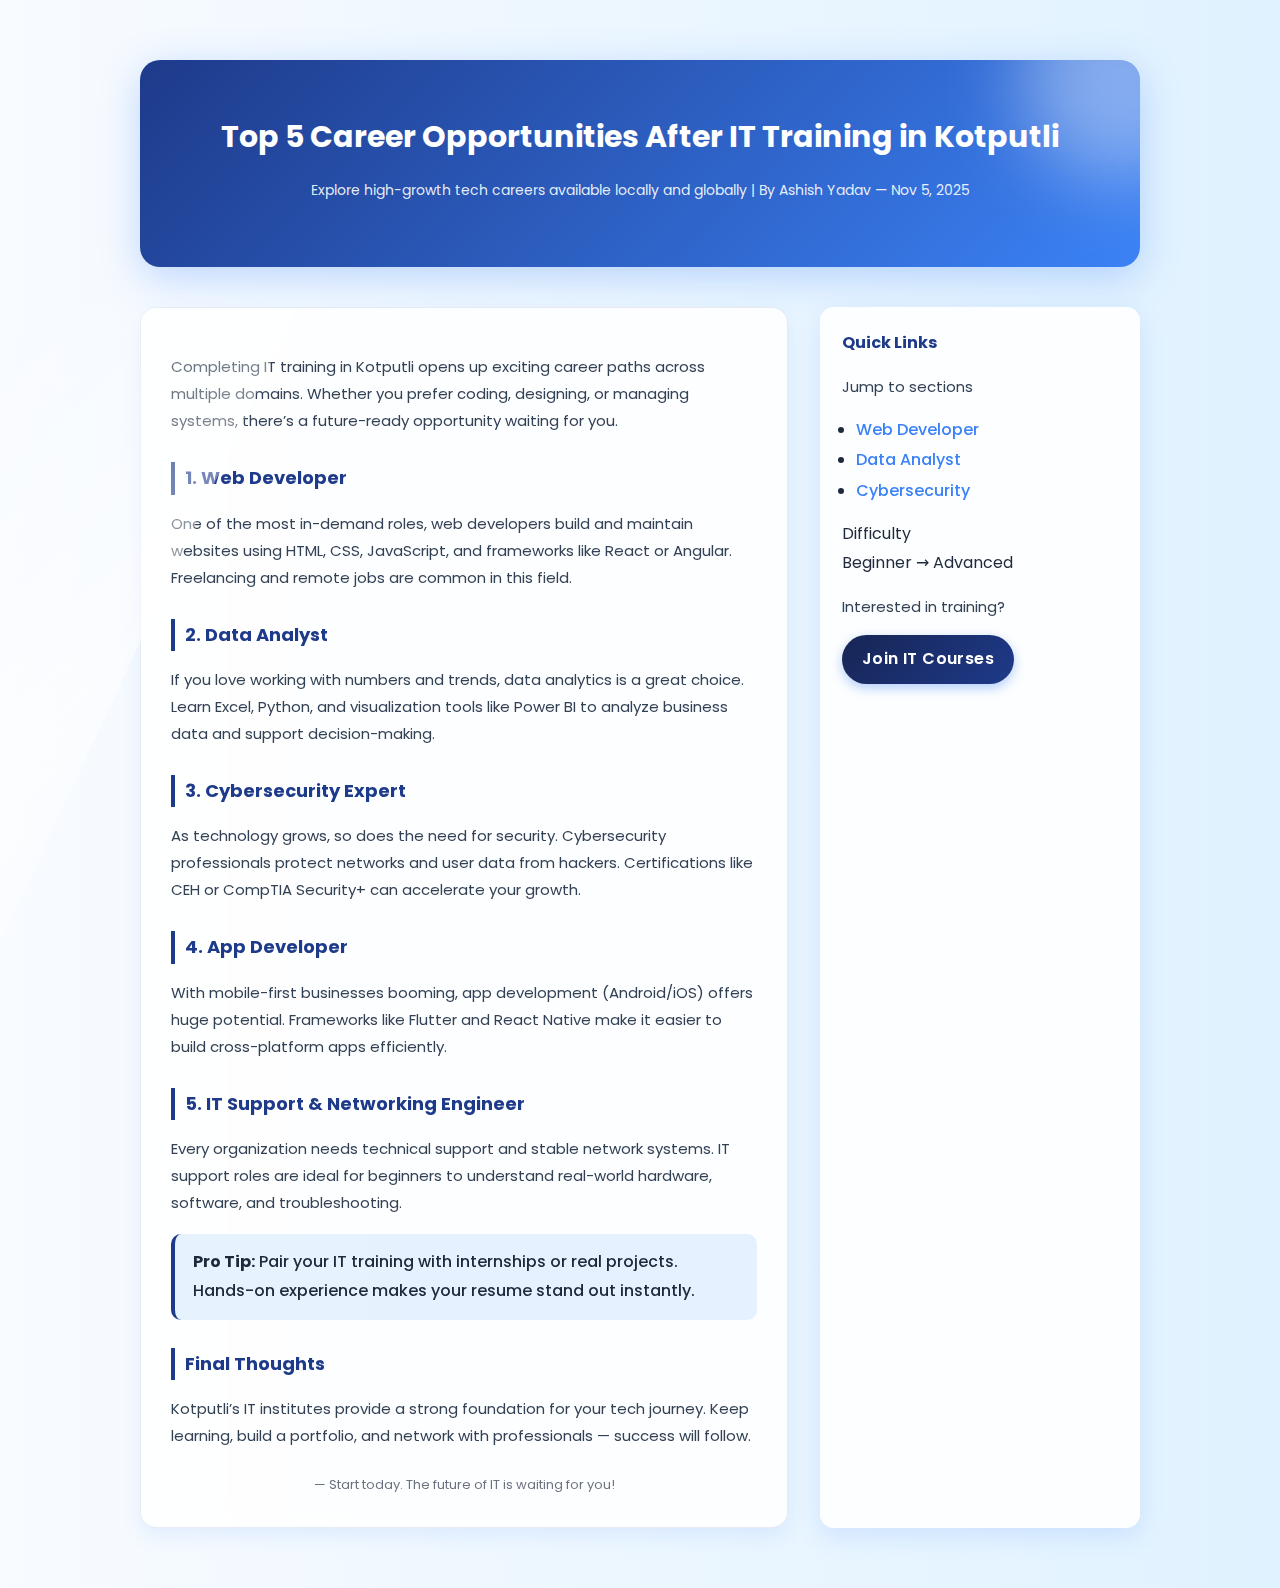
<file: Blog/Opportunities.html>
<!DOCTYPE html>
<html lang="en">
<head>
  <meta charset="utf-8" />
  <meta name="viewport" content="width=device-width,initial-scale=1" />
  <title>Top 5 Career Opportunities After IT Training in Kotputli — Job Paths & Future Growth</title>

  <meta name="description" content="Discover the top 5 career opportunities after completing IT training in Kotputli. Learn how you can start a career in web development, data analysis, cybersecurity, and more." />
  <meta name="keywords" content="IT training Kotputli, career opportunities, IT jobs, web development, data analysis, cybersecurity, Kotputli computer institute" />
  <meta name="author" content="Ashish Yadav" />

  <link href="https://fonts.googleapis.com/css2?family=Poppins:wght@300;400;600;700&display=swap" rel="stylesheet">

  <style>
:root {
  --bg: linear-gradient(to right, #f8fbff, #e0f2ff);
  --card: rgba(255, 255, 255, 0.85);
  --muted: #6b7280;
  --accent: #1e3a8a;
  --accent-2: #3b82f6;
  --text-dark: #1e293b;
  --text-light: #334155;
}

/* BODY */
body {
  margin: 0;
  font-family: 'Poppins', system-ui, sans-serif;
  background: var(--bg);
  color: var(--text-dark);
  line-height: 1.8;
  overflow-x: hidden;
  animation: fadeIn 1s ease-in-out;
  -webkit-font-smoothing: antialiased;
}

@keyframes fadeIn {
  from { opacity: 0; transform: translateY(15px); }
  to { opacity: 1; transform: translateY(0); }
}

.container {
  max-width: 1000px;
  margin: 60px auto;
  padding: 0 24px;
}

/* HEADER */
header.blog-header {
  background: linear-gradient(135deg, #1e3a8a, #3b82f6);
  color: white;
  padding: 50px 30px;
  border-radius: 20px;
  text-align: center;
  box-shadow: 0 10px 40px rgba(59,130,246,0.3);
  position: relative;
  overflow: hidden;
  animation: floatIn 1.2s ease-out;
}

header.blog-header::before {
  content: "";
  position: absolute;
  top: -80px;
  right: -80px;
  width: 200px;
  height: 200px;
  background: rgba(255,255,255,0.4);
  border-radius: 50%;
  filter: blur(40px);
  animation: lightFloat 8s infinite alternate ease-in-out;
}

@keyframes lightFloat {
  from { transform: translate(0, 0); opacity: 0.6; }
  to { transform: translate(-30px, 30px); opacity: 1; }
}

header.blog-header h1 {
  margin: 0 0 10px;
  font-size: 30px;
  font-weight: 700;
}

header.blog-header p.meta {
  color: rgba(255,255,255,0.9);
  font-size: 14px;
}

/* MAIN CONTENT */
main.content {
  display: grid;
  grid-template-columns: 1fr 320px;
  gap: 32px;
  margin-top: 40px;
}

/* ARTICLE */
article.post {
  background: var(--card);
  border-radius: 16px;
  padding: 30px;
  backdrop-filter: blur(10px);
  border: 1px solid rgba(30,58,138,0.1);
  box-shadow: 0 8px 20px rgba(59,130,246,0.1);
  position: relative;
  transition: all 0.4s ease;
}

article.post:hover {
  transform: translateY(-5px);
  box-shadow: 0 15px 40px rgba(59,130,246,0.2);
}

article.post::before {
  content: "";
  position: absolute;
  top: 0;
  left: -70%;
  width: 50%;
  height: 100%;
  background: linear-gradient(120deg, transparent, rgba(255,255,255,0.5), transparent);
  transform: skewX(-25deg);
  transition: left 0.8s ease;
}

article.post:hover::before {
  left: 120%;
}

/* HEADINGS */
h2 {
  color: var(--accent);
  border-left: 4px solid var(--accent);
  padding-left: 10px;
  font-size: 18px;
  margin-top: 28px;
}

h3 {
  color: var(--accent-2);
  font-size: 16px;
  margin-top: 20px;
}

p, .lead {
  color: var(--text-light);
  font-size: 15px;
}

/* CALLOUT */
.callout {
  background: rgba(96,165,250,0.15);
  border-left: 4px solid var(--accent);
  border-radius: 10px;
  padding: 14px 18px;
  margin: 18px 0;
  color: var(--text-dark);
  font-weight: 500;
}

/* BUTTON */
.btn {
  display: inline-block;
  background: linear-gradient(135deg, #172554, #1e3a8a);
  color: white;
  padding: 10px 20px;
  border-radius: 25px;
  text-decoration: none;
  font-weight: 600;
  letter-spacing: 0.4px;
  box-shadow: 0 4px 12px rgba(59,130,246,0.4);
  transition: all 0.3s ease;
}

.btn:hover {
  transform: translateY(-3px) scale(1.05);
  box-shadow: 0 6px 25px rgba(37,99,235,0.5);
}

/* SIDEBAR */
aside.sidebar {
  background: rgba(255,255,255,0.9);
  border-radius: 14px;
  padding: 22px;
  backdrop-filter: blur(10px);
  box-shadow: 0 8px 25px rgba(59,130,246,0.15);
  transition: transform 0.4s ease, box-shadow 0.3s ease;
}

aside.sidebar:hover {
  transform: translateY(-4px);
  box-shadow: 0 12px 35px rgba(37,99,235,0.2);
}

aside.sidebar strong {
  color: var(--accent);
}

aside.sidebar ul li a {
  color: var(--accent-2);
  text-decoration: none;
  font-weight: 500;
}

aside.sidebar ul li a:hover {
  text-decoration: underline;
  color: var(--accent);
}

footer.blog-footer {
  text-align: center;
  color: var(--muted);
  margin-top: 24px;
  font-size: 13px;
}

/* RESPONSIVE */
@media (max-width: 980px) {
  main.content {
    grid-template-columns: 1fr;
  }
  header.blog-header h1 {
    font-size: 24px;
  }
  article.post {
    padding: 24px;
  }
}
  </style>
</head>
<body>
  <div class="container">
    <header class="blog-header">
      <h1>Top 5 Career Opportunities After IT Training in Kotputli</h1>
      <p class="meta">Explore high-growth tech careers available locally and globally | By Ashish Yadav — Nov 5, 2025</p>
    </header>

    <main class="content">
      <article class="post" id="post">
        <p class="lead">
          Completing IT training in Kotputli opens up exciting career paths across multiple domains. Whether you prefer coding, designing, or managing systems, there’s a future-ready opportunity waiting for you.
        </p>

        <h2>1. Web Developer</h2>
        <p>
          One of the most in-demand roles, web developers build and maintain websites using HTML, CSS, JavaScript, and frameworks like React or Angular. Freelancing and remote jobs are common in this field.
        </p>

        <h2>2. Data Analyst</h2>
        <p>
          If you love working with numbers and trends, data analytics is a great choice. Learn Excel, Python, and visualization tools like Power BI to analyze business data and support decision-making.
        </p>

        <h2>3. Cybersecurity Expert</h2>
        <p>
          As technology grows, so does the need for security. Cybersecurity professionals protect networks and user data from hackers. Certifications like CEH or CompTIA Security+ can accelerate your growth.
        </p>

        <h2>4. App Developer</h2>
        <p>
          With mobile-first businesses booming, app development (Android/iOS) offers huge potential. Frameworks like Flutter and React Native make it easier to build cross-platform apps efficiently.
        </p>

        <h2>5. IT Support & Networking Engineer</h2>
        <p>
          Every organization needs technical support and stable network systems. IT support roles are ideal for beginners to understand real-world hardware, software, and troubleshooting.
        </p>

        <div class="callout">
          <b>Pro Tip:</b> Pair your IT training with internships or real projects. Hands-on experience makes your resume stand out instantly.
        </div>

        <h2>Final Thoughts</h2>
        <p>
          Kotputli’s IT institutes provide a strong foundation for your tech journey. Keep learning, build a portfolio, and network with professionals — success will follow.
        </p>

        <footer class="blog-footer">— Start today. The future of IT is waiting for you!</footer>
      </article>

      <aside class="sidebar">
        <strong>Quick Links</strong>
        <p class="muted">Jump to sections</p>
        <ul style="padding-left:14px; margin:8px 0 14px 0; line-height:1.9">
          <li><a href="#post">Web Developer</a></li>
          <li><a href="#post">Data Analyst</a></li>
          <li><a href="#post">Cybersecurity</a></li>
        </ul>

        <div style="margin-top:12px">
          <div class="tag">Difficulty</div>
          <div class="tag">Beginner → Advanced</div>
        </div>

        <div style="margin-top:14px">
          <p class="muted">Interested in training?</p>
          <a href="../index.html#Admissions" class="btn mt-3 w-100">Join IT Courses</a>
        </div>
      </aside>
    </main>
  </div>
</body>
</html>
</file>
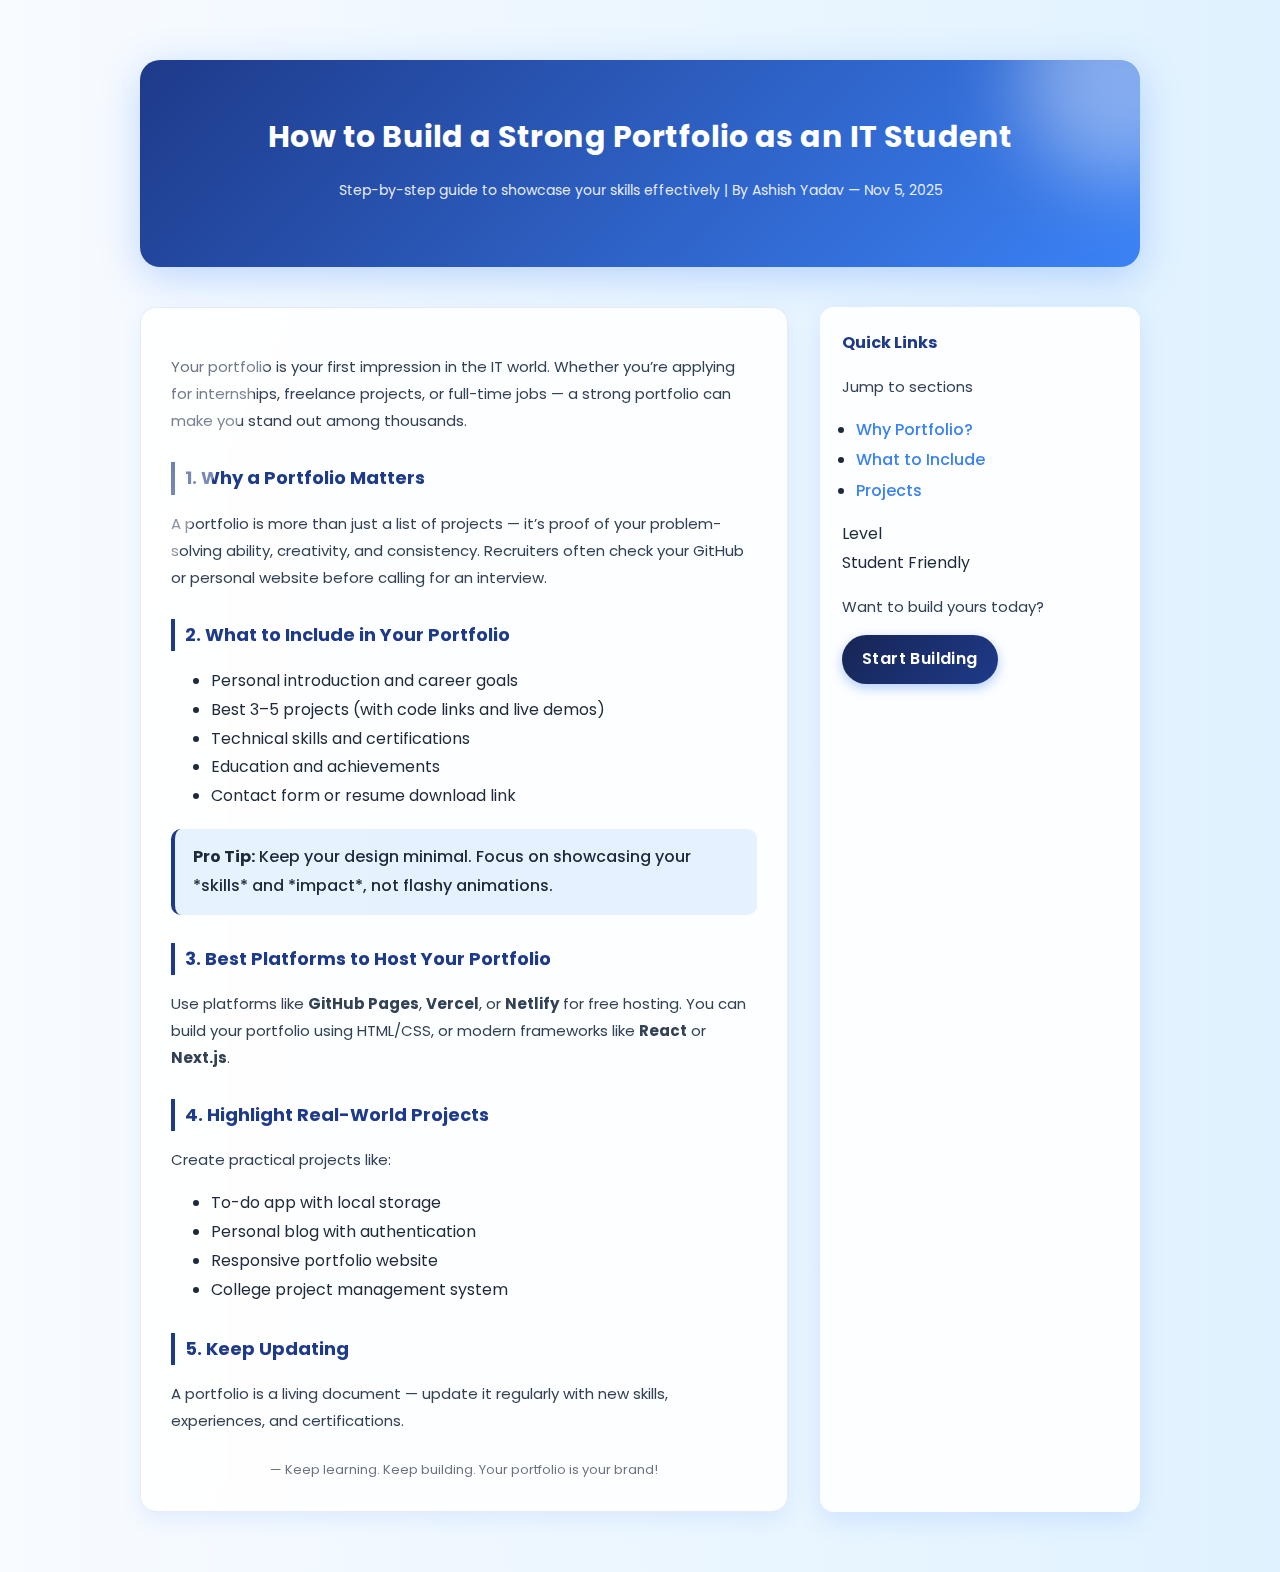
<file: Blog/Portfolio.html>
<!DOCTYPE html>
<html lang="en">
<head>
  <meta charset="utf-8" />
  <meta name="viewport" content="width=device-width,initial-scale=1" />
  <title>How to Build a Strong Portfolio as an IT Student — Steps, Projects & Career Tips</title>

  <meta name="description" content="Learn how to build a strong IT portfolio as a student. Discover essential projects, tools, and presentation tips to stand out in internships and job placements." />
  <meta name="keywords" content="IT portfolio, student portfolio, IT career, resume tips, projects for IT students, GitHub portfolio" />
  <meta name="author" content="Ashish Yadav" />

  <link href="https://fonts.googleapis.com/css2?family=Poppins:wght@300;400;600;700&display=swap" rel="stylesheet">

  <style>
:root {
  --bg: linear-gradient(to right, #f8fbff, #e0f2ff);
  --card: rgba(255, 255, 255, 0.85);
  --muted: #6b7280;
  --accent: #1e3a8a;
  --accent-2: #3b82f6;
  --text-dark: #1e293b;
  --text-light: #334155;
}

/* Body */
body {
  margin: 0;
  font-family: 'Poppins', system-ui, sans-serif;
  background: var(--bg);
  color: var(--text-dark);
  line-height: 1.8;
  overflow-x: hidden;
  -webkit-font-smoothing: antialiased;
  animation: fadeIn 1s ease-in-out;
}

@keyframes fadeIn {
  from { opacity: 0; transform: translateY(15px); }
  to { opacity: 1; transform: translateY(0); }
}

.container {
  max-width: 1000px;
  margin: 60px auto;
  padding: 0 24px;
}

/* HEADER */
header.blog-header {
  background: linear-gradient(135deg, #1e3a8a, #3b82f6);
  color: white;
  padding: 50px 30px;
  border-radius: 20px;
  text-align: center;
  box-shadow: 0 10px 40px rgba(59,130,246,0.3);
  position: relative;
  overflow: hidden;
  animation: floatIn 1.2s ease-out;
}

header.blog-header::before {
  content: "";
  position: absolute;
  top: -80px;
  right: -80px;
  width: 200px;
  height: 200px;
  background: rgba(255,255,255,0.4);
  border-radius: 50%;
  filter: blur(40px);
  animation: lightFloat 8s infinite alternate ease-in-out;
}

@keyframes lightFloat {
  from { transform: translate(0, 0); opacity: 0.6; }
  to { transform: translate(-30px, 30px); opacity: 1; }
}

header.blog-header h1 {
  margin: 0 0 10px;
  font-size: 30px;
  font-weight: 700;
  letter-spacing: 0.5px;
}

header.blog-header p.meta {
  color: rgba(255,255,255,0.9);
  font-size: 14px;
}

/* GRID LAYOUT */
main.content {
  display: grid;
  grid-template-columns: 1fr 320px;
  gap: 32px;
  margin-top: 40px;
}

/* ARTICLE */
article.post {
  background: var(--card);
  border-radius: 16px;
  padding: 30px;
  backdrop-filter: blur(10px);
  border: 1px solid rgba(30,58,138,0.1);
  box-shadow: 0 8px 20px rgba(59,130,246,0.1);
  position: relative;
  overflow: hidden;
  transition: all 0.4s ease;
}

article.post:hover {
  transform: translateY(-5px);
  box-shadow: 0 15px 40px rgba(59,130,246,0.2);
}

article.post::before {
  content: "";
  position: absolute;
  top: 0;
  left: -70%;
  width: 50%;
  height: 100%;
  background: linear-gradient(120deg, transparent, rgba(255,255,255,0.5), transparent);
  transform: skewX(-25deg);
  transition: left 0.8s ease;
}

article.post:hover::before {
  left: 120%;
}

/* HEADINGS */
h2 {
  color: var(--accent);
  border-left: 4px solid var(--accent);
  padding-left: 10px;
  font-size: 18px;
  margin-top: 28px;
}

h3 {
  color: var(--accent-2);
  font-size: 16px;
  margin-top: 20px;
}

/* TEXT */
p, .lead {
  color: var(--text-light);
  font-size: 15px;
}

/* CALLOUT BOX */
.callout {
  background: rgba(96,165,250,0.15);
  border-left: 4px solid var(--accent);
  border-radius: 10px;
  padding: 14px 18px;
  margin: 18px 0;
  color: var(--text-dark);
  font-weight: 500;
}

/* BUTTON */
.btn {
  display: inline-block;
  background: linear-gradient(135deg, #172554, #1e3a8a);
  color: white;
  padding: 10px 20px;
  border-radius: 25px;
  text-decoration: none;
  font-weight: 600;
  letter-spacing: 0.4px;
  box-shadow: 0 4px 12px rgba(59,130,246,0.4);
  transition: all 0.3s ease;
}

.btn:hover {
  transform: translateY(-3px) scale(1.05);
  box-shadow: 0 6px 25px rgba(37,99,235,0.5);
}

/* SIDEBAR */
aside.sidebar {
  background: rgba(255,255,255,0.9);
  border-radius: 14px;
  padding: 22px;
  backdrop-filter: blur(10px);
  box-shadow: 0 8px 25px rgba(59,130,246,0.15);
  transition: transform 0.4s ease, box-shadow 0.3s ease;
  position: relative;
}

aside.sidebar:hover {
  transform: translateY(-4px);
  box-shadow: 0 12px 35px rgba(37,99,235,0.2);
}

aside.sidebar strong {
  color: var(--accent);
}

aside.sidebar ul li a {
  color: var(--accent-2);
  text-decoration: none;
  font-weight: 500;
}

aside.sidebar ul li a:hover {
  text-decoration: underline;
  color: var(--accent);
}

footer.blog-footer {
  text-align: center;
  color: var(--muted);
  margin-top: 24px;
  font-size: 13px;
}

@keyframes floatIn {
  from { opacity: 0; transform: translateY(40px); }
  to { opacity: 1; transform: translateY(0); }
}

@media (max-width: 980px) {
  main.content {
    grid-template-columns: 1fr;
  }
  header.blog-header h1 {
    font-size: 24px;
  }
  article.post {
    padding: 24px;
  }
}
  </style>
</head>
<body>
  <div class="container">
    <header class="blog-header">
      <h1>How to Build a Strong Portfolio as an IT Student</h1>
      <p class="meta">Step-by-step guide to showcase your skills effectively | By Ashish Yadav — Nov 5, 2025</p>
    </header>

    <main class="content">
      <article class="post" id="post">
        <p class="lead">
          Your portfolio is your first impression in the IT world. Whether you’re applying for internships, freelance projects, or full-time jobs — a strong portfolio can make you stand out among thousands.
        </p>

        <h2>1. Why a Portfolio Matters</h2>
        <p>
          A portfolio is more than just a list of projects — it’s proof of your problem-solving ability, creativity, and consistency. Recruiters often check your GitHub or personal website before calling for an interview.
        </p>

        <h2>2. What to Include in Your Portfolio</h2>
        <ul>
          <li>Personal introduction and career goals</li>
          <li>Best 3–5 projects (with code links and live demos)</li>
          <li>Technical skills and certifications</li>
          <li>Education and achievements</li>
          <li>Contact form or resume download link</li>
        </ul>

        <div class="callout">
          <b>Pro Tip:</b> Keep your design minimal. Focus on showcasing your *skills* and *impact*, not flashy animations.
        </div>

        <h2>3. Best Platforms to Host Your Portfolio</h2>
        <p>
          Use platforms like <strong>GitHub Pages</strong>, <strong>Vercel</strong>, or <strong>Netlify</strong> for free hosting. You can build your portfolio using HTML/CSS, or modern frameworks like <strong>React</strong> or <strong>Next.js</strong>.
        </p>

        <h2>4. Highlight Real-World Projects</h2>
        <p>
          Create practical projects like:
        </p>
        <ul>
          <li>To-do app with local storage</li>
          <li>Personal blog with authentication</li>
          <li>Responsive portfolio website</li>
          <li>College project management system</li>
        </ul>

        <h2>5. Keep Updating</h2>
        <p>
          A portfolio is a living document — update it regularly with new skills, experiences, and certifications.
        </p>

        <footer class="blog-footer">— Keep learning. Keep building. Your portfolio is your brand!</footer>
      </article>

      <aside class="sidebar">
        <strong>Quick Links</strong>
        <p class="muted">Jump to sections</p>
        <ul style="padding-left:14px; margin:8px 0 14px 0; line-height:1.9">
          <li><a href="#post">Why Portfolio?</a></li>
          <li><a href="#post">What to Include</a></li>
          <li><a href="#post">Projects</a></li>
        </ul>

        <div style="margin-top:12px">
          <div class="tag">Level</div>
          <div class="tag">Student Friendly</div>
        </div>

        <div style="margin-top:14px">
          <p class="muted">Want to build yours today?</p>
          <a href="../index.html#Admissions" class="btn mt-3 w-100">Start Building</a>
        </div>
      </aside>
    </main>
  </div>
</body>
</html>
</file>
<file: Blog/Full.css>
body{
      font-family: "Poppins", sans-serif;
  /* background: linear-gradient(90deg, rgb(224, 242, 254,0.1), rgb(191, 219, 254)) */
  background: white;
   }

.Add-navbar {
  width: 100%;
  position: fixed;
  top: 0;
  z-index: 9999;
  height: 72px;
  justify-content: space-between;
  background: linear-gradient(90deg, #e0f2fe, #bfdbfe); /* Light blue theme */
  box-shadow: 0 2px 6px rgba(0, 0, 0, 0.05);
}

/* Offcanvas */
.offcanvas-body {
  background: linear-gradient(90deg, #e0f2fe, #bfdbfe); /* same light theme */
}

/* Logo */
.Add-logo {
  width: 46px;
  height: 46px;
  border-radius: 12px;
  background: #2563eb;   /* deep blue */
  color: #fff;
  font-size: 20px;
  transition: transform 0.3s ease;
}

.Add-logo:hover {
  transform: scale(1.05);
}

/* Brand Text */
.Add-brand {
  text-align: center; 
}

.Add-brand-text {
  color: #1d4ed8;  /* strong blue */
  font-weight: 700;
  font-size: clamp(18px, 2.2vw, 22px); 
  display: block; 
}

.Add-brand-subtext {
  color: #475569; /* slate grey */
  font-size: clamp(12px, 1.5vw, 16px); 
  display: block;
  font-size: 1.7vh;
  font-weight: bold;
  margin-top: -8px;
}

/* Navbar Links */
.Add-navbar .nav-link {
  color: #1e293b !important; /* dark slate */
  font-size: 12px !important;
  font-weight: 500;
  margin: 3.8px;
  padding: 9px !important;
  border-radius: 8px;
  display: flex;
  align-items: center;
  transition: all 0.3s ease;
}

.Add-navbar .nav-link i {
  font-size: 15px;
  opacity: 0.9;
}

/* Hover */
.Add-navbar .nav-link:hover {
  background-color: #e2e8f0; /* soft light grey */
  color: #2563eb !important; /* blue highlight */
}

/* Active Link */
.Add-navbar .nav-link.active {
  background: #2563eb !important;  /* blue active */
  color: #fff !important;
  font-weight: 400;
}

/* Enroll Button */
.Add-btn-enroll {
  background: linear-gradient(90deg, #16a34a, #15803d); /* green theme */
  color: #fff !important;
  font-weight: 500;
  font-size: 12px;
  padding: 9px;
  border-radius: 8px;
  text-decoration: none;
  box-shadow: 0px 3px 8px rgba(21, 128, 61, 0.3);
  transition: all 0.3s ease;
}

.Add-btn-enroll:hover {
  background: linear-gradient(90deg, #15803d, #166534); /* darker green hover */
  box-shadow: 0px 5px 12px rgba(21, 128, 61, 0.4);
}

/* Mobile */

@media (max-width: 991px) {
  .Add-navbar {
    height: auto;
  }

  .navbar-brand {
    margin-right: auto;
  }

  .navbar-toggler {
    margin-left: auto;
    border: none;
  }

  .Add-logo {
    width: 40px;
    height: 40px;
  }

  .Add-brand-text {
    font-size: 18px;
  }
}

section {
  margin-top: 72px;
}

   /* ========================= Hero Section ========================= */
    .hero-section {
      text-align: center;
      padding: 80px 20px 100px;
      position: relative;
      overflow: hidden;
    }

    .program-badge {
      display: inline-flex;
      align-items: center;
      background: #fff;
      border-radius: 30px;
      animation: glowPulse 2.5s infinite ease;
      padding: 8px 16px;
      font-weight: 500;
      box-shadow: 0 4px 10px rgba(0, 0, 0, 0.08);
      margin-bottom: 25px;
      gap: 8px;
    }


    @keyframes pulseDot {
      0% { box-shadow: 0 0 0 0 rgba(59, 130, 246, 0.6); }
      70% { box-shadow: 0 0 0 15px rgba(59, 130, 246, 0); }
      100% { box-shadow: 0 0 0 0 rgba(59, 130, 246, 0); }
    }

    .hero-section h1 {
      font-weight: 700;
      font-size: 3rem;
      color: #111;
      /* margin-top: 30px; */
      /* margin-bottom: -8px; */
    }

    .hero-section h2 {
      font-weight: 700;
      font-size: 3rem;
      margin-top: -8px;
      background: linear-gradient(90deg, #2563eb, #3b82f6, #06b6d4, #2563eb);
      background-size: 300%;
      -webkit-background-clip: text;
      -webkit-text-fill-color: transparent;
      animation: gradientMove 2s linear infinite;
      margin-bottom: 15px;
    }

    @keyframes gradientMove {
      0% { background-position: 0% 50%; }
      100% { background-position: 100% 50%; }
    }

    .hero-section p {
      color: #555;
      font-size: 1.2rem;
      max-width: 800px;
      margin: 20px auto 35px;
      line-height: 1.6;
    }

    /* Typing text animation */
    .typing-text {
      display: inline-block;
      overflow: hidden;
      white-space: nowrap;
      font-size: 1.3rem;
      margin-bottom: 10px;
      font-weight: 500;
      color: #555;
      width: 0;
      animation: typing 4s steps(30, end) forwards, blink 0.75s step-end infinite;
    }

    @keyframes typing {
      from { width: 0; }
      to { width: 100%; }
    }
    @keyframes blink {
      50% { border-color: transparent; }
    }

    /* Buttons */
    .btn-primary-custom {
  background: linear-gradient(90deg, #06b6d4, #2563eb);
  color: #fff;
  border: none;
  border-radius: 8px;
  padding: 10px;
  height: 40px;
  font-weight: 600;
  font-size: 12px;
  min-width: 160px;
  display: flex;
  align-items: center;
  justify-content: center;
  cursor: pointer;
  animation: glowPulse 3s infinite ease-in-out;
}

@keyframes glowPulse {
  0% {
    box-shadow: 0 0 0 rgba(6, 182, 212, 0);
  }
  50% {
    box-shadow: 0 0 20px rgba(37, 99, 235, 0.6),
                0 0 40px rgba(6, 182, 212, 0.4);
  }
  100% {
    box-shadow: 0 0 0 rgba(6, 182, 212, 0);
  }
}


    .btn-primary-icon{
      transition: all 0.3s ease;
    }
    .btn-primary-icon:hover{
      transform: translateX(1px);
    }
    .btn-outline-custom {
      background: #fff;
      color: rgb(79 70 229);
      border: 2px solid rgb(99 102 241);
      border-radius: 8px;
      padding: 10px;
      height: 40px;
      font-size: 12px;
      font-weight: 600;
      transition: all 0.3s ease;
      min-width: 160px;
    }

    /* Features */
    .features {
      display: flex;
      justify-content: center;
      flex-wrap: wrap;
      gap: 15px;
      margin-top: 50px;
    }

    .feature {
      background: #fff;
      border-radius: 50px;
      padding: 10px 20px;
      box-shadow: 0 5px 20px rgba(0, 0, 0, 0.05);
      font-weight: 500;
      display: flex;
      font-size: 12px;
      align-items: center;
      color: grey;
      gap: 8px;
      transition: all 0.3s ease;
    }

    .feature:hover {
      transform: translateY(-5px);
      box-shadow: 0 5px 25px rgba(59, 130, 246, 0.2);
    }

    .feature i {
      font-size: 18px;
      color: gray;
    }

    /* Wave Background */
    .wave-container {
      position: absolute;
      bottom: 0;
      left: 0;
      top: 370px;
      width: 100%;
      overflow: hidden;
      line-height: 0;
      z-index: -1;
    }

    .wave-container svg {
      width: 200%;
      height: 250px;
      animation: waveMove 4s ease-in-out infinite alternate;
    }

    .wave-container path {
      fill: url(#softGradient);
      opacity: 0.4;
    }

    @keyframes waveMove {
      0% { transform: translateX(0px) translateY(0px); }
      100% { transform: translateX(-50px) translateY(15px); }
    }

    /* ========================= Responsive Adjustments ========================= */
    @media (max-width: 992px) {
      .hero-section h1 { font-size: 3rem; }
      .hero-section h2 { font-size: 2.2rem; }
      .hero-section p { font-size: 1.1rem; }
      .btn-primary-custom, .btn-outline-custom { min-width: 140px; }
      .wave-container{
        display: none;
      }
    }

    @media (max-width: 768px) {
      .hero-section {
        padding: 80px 20px;
      }
      .hero-section h1 { font-size: 2.4rem; }
      .hero-section h2 { font-size: 1.8rem; }
      .typing-text { font-size: 1.1rem; }
      .hero-section p { font-size: 1rem; }
      .features { flex-direction: column; align-items: center; }
    }

    @media (max-width: 480px) {
      .hero-section h1 { font-size: 2.5rem; }
      .hero-section h2 { font-size: 2.3rem; }
      .typing-text { font-size: 1rem; }
      .btn-primary-custom, .btn-outline-custom { width: 60%; }
      .d-flex.justify-content-center.gap-3 { flex-direction: column; gap: 10px; align-items: center; }
            .btn-primary-custom, .btn-outline-custom { min-width: 100px; }

    }
/* Why Choose */
.section-title {
  text-align: center;
  font-weight: 700;
  font-size: 2.25rem;
  background: linear-gradient(90deg,#0891b2 , #4f46e5 , #9333ea);
  background-size: 300%;
  -webkit-background-clip: text;
  -webkit-text-fill-color: transparent;
  animation: gradientMove 2s linear infinite;
}

@keyframes gradientMove {
  0% { background-position: 0% 50%; }
  100% { background-position: 100% 50%; }
}


    .section-subtitle {
      text-align: center;
      color: #555;
      font-size: 18px;
      line-height: 1.75rem;
      margin-bottom: 50px;
    }

    .feature-card {
      background: #fff;
      border-radius: 20px;
      box-shadow: 0 4px 15px rgba(0, 0, 0, 0.05);
      padding: 20px 20px;
      text-align: left;
      border: none;
      position: relative;
    }


.icon-box {
  width: 45px;
  height: 45px;
  border-radius: 12px;
  display: flex;
  align-items: center;
  justify-content: center;
  color: white;
  font-size: 25px;
  margin-bottom: 20px;
  transition: transform 0.8s ease-in-out;
  transform-origin: center;
  cursor: pointer;
}

/* Rotate on hover */
.icon-box:hover {
  transform: rotate(360deg);
}


    .feature-card h5 {
      font-weight: 560;
      font-size: 1.125rem;
      margin-bottom: 8px;
      color: #222;
    }

    .feature-card p {
      color: #666;
      font-size: 12px;
      margin: 0;
      line-height: 1.4rem;
    }

    /* Icon colors */
    .icon-blue { background: linear-gradient(135deg, #22d3ee, #3b82f6); }
    .icon-purple { background: linear-gradient(135deg, #818CE1, #a855f7); }
    .icon-green { background: linear-gradient(135deg, #4ade80, #14b8a6); }
    .icon-orange { background: linear-gradient(135deg, #fb923c, #ec4899); }
    .icon-violet { background: linear-gradient(135deg, #c084fc, #6366f1); }
    .icon-cyan { background: linear-gradient(135deg, #22d3ee, #6366f1); }
.feature-card {
  background: #fff;
  border-radius: 16px;
  padding: 20px;
  transition: all 0.4s ease;
  box-shadow: 0 0 10px rgba(0,0,0,0.05);
  cursor: pointer;
  overflow: hidden;
  position: relative;
}



/* 1️⃣ Blue */
.feature-blue:hover {
  background: linear-gradient(135deg, rgba(59,130,246,0.15), rgba(255,255,255,1)) !important;
  box-shadow: 0 10px 10px 10px rgba(59, 131, 246, 0.1);
}

/* 2️⃣ Purple */
.feature-purple:hover {
  background: linear-gradient(135deg, rgba(139,92,246,0.15), rgba(255,255,255,1)) !important;
  box-shadow: 0 0 25px rgba(139,92,246,0.2);
}

/* 3️⃣ Teal/Green */
.feature-green:hover {
  background: linear-gradient(135deg, rgba(16,185,129,0.15), rgba(255,255,255,1)) !important;
  box-shadow: 0 0 25px rgba(16,185,129,0.5);
}

/* 4️⃣ Orange */
.feature-orange:hover {
  background: linear-gradient(135deg, rgba(249,115,22,0.15), rgba(255,255,255,1)) ;
  box-shadow: 0 0 25px rgba(249,115,22,0.5);
}

/* 5️⃣ Deep Violet */
.feature-voilet:hover {
  background: linear-gradient(135deg, rgba(124,58,237,0.15), rgba(255,255,255,1));
  box-shadow: 0 0 25px rgba(124,58,237,0.5);
}

/* 6️⃣ Cyan */
.feature-cyan:hover {
  background: linear-gradient(135deg, rgba(6,182,212,0.15), rgba(255,255,255,1));
  box-shadow: 0 0 25px rgba(6,182,212,0.5);
}

/* Text & icon color smooth transition */
.feature-card * {
  transition: color 0.3s ease;
}

/* Optional: hover par thoda zoom bhi de */
.feature-card:hover {
  transform: translateY(-6px);
}

    @media (max-width: 992px) {
      .feature-card {
        margin-bottom: 25px;
      }
    }


    .edit-rotate{
      transition: all ease 2s !important;
      
    }
    .edit-rotate:hover{
      transform: rotate(360deg) !important;
    }
.circle {
  height: 100px;
  width: 100px;
  border-radius: 50%;
  background-color: rgb(34, 211, 238,0.1) ;
  position: relative;
  right: -40px;
  top: -30px;
  animation: circle-movement 7s linear infinite;
}
.circle1 {
  height: 100px;
  width: 100px;
  border-radius: 50%;
  background-color: rgb(34, 211, 238,0.1) ;
  position: relative;
  right: -40px;
  top: -30px;
  animation: circle-movement 7s linear infinite;
}
.circle2 {
  height: 100px;
  width: 100px;
  border-radius: 50%;
  background-color: rgb(129, 140, 248,0.1);
  position: relative;
  right: -40px;
  top: -30px;
  animation: circle-movement 7s linear infinite;
}
.circle2 {
  height: 100px;
  width: 100px;
  border-radius: 50%;
  background-color: rgb(129, 140, 248,0.1);
  position: relative;
  right: -40px;
  top: -30px;
  animation: circle-movement 7s linear infinite;
}
.circle3 {
  height: 100px;
  width: 100px;
  border-radius: 50%;
  background-color: rgb(52, 211, 153,0.1);
  position: relative;
  right: -40px;
  top: -30px;
  animation: circle-movement 7s linear infinite;
}
.circle4 {
  height: 100px;
  width: 100px;
  border-radius: 50%;
  background-color: rgb(251, 146, 60,0.1);
  position: relative;
  right: -40px;
  top: -30px;
  animation: circle-movement 7s linear infinite;
}
.circle5 {
  height: 100px;
  width: 100px;
  border-radius: 50%;
  background-color: rgb(129, 140, 248,0.1);
  position: relative;
  right: -40px;
  top: -30px;
  animation: circle-movement 7s linear infinite;
}
.circle6 {
  height: 100px;
  width: 100px;
  border-radius: 50%;
  background-color: rgb(99, 102, 241,0.1);
  position: relative;
  right: -40px;
  top: -30px;
  animation: circle-movement 7s linear infinite;
}

@keyframes circle-movement {
  0% {
    transform: translatey(0);
  }
  50% {
    transform: translatey(-10px);
  }
  100% {
    transform: translateZ(0);
  }
}
/* Courses */

.course-title {
      text-align: center;
      font-weight: 700;
      background: linear-gradient(90deg,#0891b2 , #4f46e5 , #9333ea);
      -webkit-background-clip: text;
      color: transparent;
    }

    .coures-subtitle {
      text-align: center;
      color: #64748b;
      max-width: 650px;
      margin: 0 auto 50px;
    }

    .course-card {
      display: flex;
      align-items: stretch;
      border-radius: 20px;
      background: #fff;
      box-shadow: 0 10px 20px rgba(0, 0, 0, 0.08);
      transition: all 0.4s ease;
      overflow: hidden;
      opacity: 0;
      transform: translateX(-100px);
    }

    .course-card.animate {
      opacity: 1;
      transform: translateX(0);
      transition: all 1s ease;
    }

    .card-left {
      flex: 1;
      background: linear-gradient(135deg, #06b6d4, #3b82f6);
      color: #fff;
      padding: 40px;
      border-radius: 20px 0 0 20px;
      display: flex;
      flex-direction: column;
      justify-content: center;
      position: relative;
  transition: transform 0.4s ease, box-shadow 0.4s ease;
    }
    .card-left:hover {
  transform: scale(1.05); 
}

.card-left i {
  font-size: 2rem;
  background: rgba(255, 255, 255, 0.2);
  width: 55px;
  height: 55px;
  display: flex;            
  justify-content: center;  
  align-items: center;      
  border-radius: 10px;
  margin-bottom: 20px;

}


    .card-left h4 {
      font-weight: 700;
      font-size: 25px;
      /* line-height: 2.25; */
      margin-bottom: 10px;
    }

    .card-left p {
      color: #e2e8f0;
      font-size: 16px;
    }

    .card-right {
      flex: 2;
      padding: 30px;
      display: flex;
      flex-direction: column;
      justify-content: center;
      opacity: 0;
      transform: translateY(50px);
      transition: all 1s ease;
    }

    .course-card.animate .card-right {
      opacity: 1;
      transform: translateY(0);
    }

    .modules-title {
      font-weight: 600;
      margin-left: -4px;
      color: #6366f1;
      margin-bottom: 10px;
    }

    .modules-list li {
      margin-bottom: 8px;
      color: #334155;
      position: relative;
      padding-left: 18px;
      font-size: 1rem;
      margin-left: -30px;
      cursor: pointer;
      transition: all 0.3s ease;
      list-style:  none !important;
    }

    .modules-list li::before {
      content: "•";
      position: absolute;
      left: 0;
      color: #6366f1;
      transition: 0.3s;
    }

    .modules-list li:hover {
      transform: translateX(8px);
      color: #6366f1;
    }

    .modules-list li:hover::before {
      color: #22d3ee;
    }

    .outcome-box {
      margin-top: 20px;
      background: linear-gradient(90deg, #effeff, #eef2ff);
      border-radius: 12px;
      padding: 20px 20px;
      color: #475569;
      font-size: 0.95rem;
      display: flex;
      align-items: center;
      gap: 10px;
    }

    .outcome-box i {
      color: #6366f1;
      margin-top: -42px;
      font-size: 1.3rem;
    }
    .outcome-box p{
      font-size: 14px;
    }

    @media (max-width: 992px) {
      .course-card {
        flex-direction: column;
      }
      .card-left {
        border-radius: 20px 20px 0 0;
      }
      .card-right {
        border-radius: 0 0 20px 20px;
      }
    }

    
.modules-dot {
  width: 10px;
  height: 10px;
  margin: 5px;
  border-radius: 50%;
  background: linear-gradient(135deg, #06b6d4, #6366f1);
  animation: spandot 4s infinite ease-in-out;
}

@keyframes spandot {
  0% {
    transform: scale(0.8);
    opacity: 0.7;
  }
  50% {
    transform: scale(1.3);
    opacity: 1;
  }
  100% {
    transform: scale(0.8);
    opacity: 0.7;
  }
}

  .circle {
  height: 100px;
  width: 100px;
  border-radius: 50%;
  background-color: rgba(250, 250, 253, 0.1);
  position: relative;
  right: -22px;
  overflow: hidden;
  top: -30px;
  animation: circle-movement 7s linear infinite;
}

@keyframes circle-movement {
  0% {
    transform: translatey(0);
  }
  50% {
    transform: translatey(-10px);
  }
  100% {
    transform: translateZ(0);
  }
}
.course-card.animate {
  opacity: 1;
  transform: translateX(0);
  transition: all 1s ease;
}


/* Project */

.project-title {
  font-size: 2rem;
  color: #0f172a;
}

.project-subtitle {
  color: #64748b;
}

.project-card {
  background: #ffffff;
  border-radius: 20px;
  padding: 30px;
  box-shadow: 0 8px 24px rgba(0, 0, 0, 0.08);
  transition: all 2s ease;
  opacity: 0;
  transform: translateY(40px);
  transition: all 0.8s ease;
}
.project-card.show{
    opacity: 1;
  transform: translateY(0);
}
.project-card:hover {
  transform: scale(1.04);
  box-shadow: 0 10px 28px rgba(0, 0, 0, 0.12);
}
.project-card h5{
  font-size: 18px !important;
}
.project-card p{
  font-size: 12px !important;
  color: gray;
}
/* Icon Box */
.icon-box {
  width: 60px;
  height: 60px;
  border-radius: 16px;
  display: flex;
  align-items: center;
  justify-content: center;
  color: #fff;
  font-size: 28px;
  box-shadow: 0 6px 12px rgba(0, 0, 0, 0.1);
}

.bg-blue {
  background: linear-gradient(135deg,#22d3ee , #3b82f6);
}

.bg-purple {
  background: linear-gradient(135deg, #818CE1 , rgb(129 140 248 / 0));
}

.bg-orange {
  background: linear-gradient(135deg, #fb923c , #ec4899);
}

.bg-green {
  background: linear-gradient(135deg,#4ade80 , #14b8a6);
}

/* Tags */
.tags {
  margin-top: 15px;
}

.tags span {
  display: inline-block;
  /* background: #f1f5f9; */
  color: #6366f1;
  font-weight: 500;
  font-size: 10px;
  padding: 4px 12px;
  border-radius: 12px;
  margin: 4px 6px 0 0;
  transition: all 0.3s ease;
  background-color: rgb(213, 223, 255);;
}

.tags span:hover {
  background: #e0e7ff;
}

/* intership */
.intership{
  background: linear-gradient(135deg, #4f46e5, #7e22ce);
}
.intership-title {
      font-weight: 700;
      padding-top: 48px !important;
      font-size: 2rem;
      color: white;
      text-align: center;
      margin-bottom: 10px;
    }

    .intership-subtitle {
      text-align: center;
      font-size: 16px;
      color: #e5e7eb;
      margin-bottom: 60px;
    }

    .timeline-card {
      background: #ffffff1a !important;
      backdrop-filter: blur(10px);
      border: 2px solid rgba(255, 255, 255, 0.1);
      border-radius: 16px;
      padding: 20px;
      text-align: left;
      transition: all 0.3s ease;
      height: 100%;
    }

    .timeline-card:hover {
      transform: translateY(-6px);
      box-shadow: 0 10px 25px rgba(0, 0, 0, 0.2);
    }

.timeline-icon {
  font-size: 30px;
  display: inline-flex;
  justify-content: center;
  align-items: center;
  background: rgba(255, 255, 255, 0.1);
  padding: 10px;
  width: 50px;
  height: 50px;
  border-radius: 12px;
  margin-bottom: 20px;
  color: #c4b5fd;
  /* border: 2px solid #c4b5fd; 👈 Border charo taraf */
}


    .timeline-step {
      color: #06b6d4;
      font-weight: 600;
      font-size: 0.9rem;
      letter-spacing: 1px;
    }

    .timeline-title {
      font-weight: 700;
      font-size: 1.15rem;
      color: #fff;
    }

    .timeline-text {
      color: #d1d5db;
      font-size:12px;
      line-height: 1.2rem;
    }

    .career-box {
      margin-top: 50px;
      background: rgba(255, 255, 255, 0.08);
      border-radius: 16px;
      padding: 35px;
      text-align: center;
      border: 1px solid rgba(255, 255, 255, 0.1);
    }

    .career-box h4 {
      color: #fff;
      font-weight: 700;
      font-size: 1.4rem;
      margin-bottom: 15px;
    }

    .career-box p {
      color: #d1d5db;
      font-size: 1rem;
    }
    .line-wrapper {
  width: 30px; 
  height: 4px; 
  background: linear-gradient(90deg, rgba(255,255,255,0.2), rgba(255,255,255,0.3));
  margin: 40px auto;
  border-radius: 4px;
  top: 90px;
  right: -14px;
}

.intership-dot {
  position: absolute;
  right: 0;
  top: 50%;
  width: 10px;
  height: 10px;
  background: radial-gradient(circle, rgba(255,255,255,0.9), rgba(255,255,255,0.2));
  border-radius: 50%;
  transform: translateY(-50%);
  box-shadow: 0 0 20px rgba(255,255,255,0.6), 0 0 40px rgba(255,255,255,0.3);
}




.career-section {
  text-align: center;
  padding: 80px 20px;
}

.career-title1 {
  font-size: 2rem;
  font-weight: 700;
  color: #111827;
  margin-bottom: 16px;
}

.career-desc {
  max-width: 800px;
  margin: 0 auto 50px;
  line-height: 1.7;
  color: #4b5563;
  font-size: 15px;
}

.sub-heading {
  font-size: 1rem;
  font-weight: 600;
  color: #111827;
  margin-bottom: 25px;
}

.career-grid {
  display: grid;
  grid-template-columns: repeat(auto-fit, minmax(250px, 1fr));
  gap: 20px;
  justify-content: center;
  margin-bottom: 60px;
}

.career-card {
  background: #ffffff;
  border-radius: 8px;
  box-shadow: 0 4px 12px rgba(0, 0, 0, 0.06);
  padding:0 10px;
  display: flex;
  /* height: 50px; */
  align-items: center;
  justify-content: center;
  gap: 10px;
   justify-content: flex-start;
  font-weight: 500;
  color: #1e293b;
  transition: all 0.3s ease;
  border: 2px solid transparent;
  opacity: 0;
  transform: translateY(30px);
  transition: all 0.8s ease;
}
.career-card.show {
  opacity: 1;
  transform: translateY(0);
}

.career-card i {
  font-size: 20px;
  color: #4f46e5;
  font-size: 12px;
  display: inline-flex;
  justify-content: center;
  align-items: center;
  padding: 10px;
  margin-top: 13px;
  width: 35px;
  border-radius: 8px;
  height: 35px;
  margin-bottom: 20px;
  background: linear-gradient(135deg,#cffafe , #e0e7ff);
}

.career-card:hover {
  transform: translateY(-4px);
  border-color: #6366f1;
  box-shadow: 0 6px 16px rgba(99, 102, 241, 0.25);
}

.career-card span{
  font-size: 12px;
  color: black;
  flex: 1;
  text-align: start;
}

.growth-box {
  background:  linear-gradient(to right,#6366f1 , #9333ea);
  color: white;
  padding: 40px 20px;
  border-radius: 16px;
  max-width: 1000px;
  margin: 0 auto;
}

.growth-box h3 {
  font-size: 1.3rem;
  margin-bottom: 10px;
  font-weight: 700;
}

.growth-box p {
  font-size: 14px;
  margin-bottom: 25px;
  opacity: 0.9;
}

.growth-tags {
  display: flex;
  flex-wrap: wrap;
  justify-content: center;
  gap: 10px;
}

.growth-tags span {
  background: rgba(255, 255, 255, 0.2);
  padding: 10px 18px;
  border-radius: 50px;
  font-size: 14px;
  font-weight: 500;
  transition: background 0.3s ease;
}

.growth-tags span:hover {
  background: rgba(255, 255, 255, 0.35);
}
/* Faq */
    .faq-section {
      max-width: 700px;
      margin: 80px auto;
      text-align: center;
    }

    .faq-section h2 {
      font-weight: 700;
      font-size: 2rem;
      margin-bottom: 10px;
    }

    .faq-section p {
      color: #64748b;
      font-size: 1rem;
      margin-bottom: 40px;
    }

    .accordion-button {
      background-color: #fff !important;
      border-radius: 8px !important;
      box-shadow: none !important;
      font-weight: 600;
      font-size: 15px;
      color: #0b1220;
      transition: all 0.3s ease;
    }

    .accordion-item:hover {
      border: 1px solid rgba(147, 51, 234, 0.5);
    }

    .accordion-item {
      border: none;
      margin-bottom: 12px;
      border-radius: 8px;
      box-shadow: 0 0 0 1px rgba(226, 232, 240, 0.8);
      overflow: hidden;
      transition: all 0.3s ease;
    }

    .accordion-body {
      color: #475569;
      text-align: left;
      font-size: 14px;
      line-height: 1.6;
      background: #fff;
      border-radius: 0 0 8px 8px;
    }

    /* Custom smaller and purple accordion icon */
    .accordion-button::after {
      /* background-image: none; */
      /* content: '\25BC';  */
      font-size: 12px;
      color: rgb(147, 51, 234);
      transform: rotate(0deg);
      transition: transform 0.3s ease;
    }

    .accordion-button:not(.collapsed)::after {
      transform: rotate(180deg);
      color: rgb(147, 51, 234);
    }

    .accordion-button:focus {
      box-shadow: none !important;
      border-color: rgba(147, 51, 234, 0.5);
    }

    /* contact */
        .apply-section {
      padding: 80px 0;
    }

    .apply-title {
      text-align: center;
      font-weight: 700;
      font-size: 28px;
      margin-bottom: 10px;
    }

    .apply-subtitle {
      text-align: center;
      color: #6b7280;
      font-size: 16px;
      margin-bottom: 50px;
    }

    /* Left Box */
    .contact-box {
      background: linear-gradient(135deg,#4f46e5, #9333ea);
      border-radius: 16px;
      color: white;
      padding: 30px;
    }

    .contact-box h5 {
      font-weight: 600;
      margin-bottom: 25px;
    }

    .contact-item {
      display: flex;
      align-items: center;
      gap: 12px;
      margin-bottom: 20px;
    }

    .contact-item i {
      background: rgba(255, 255, 255, 0.2);
      padding: 10px;
      border-radius: 8px;
    }

    .contact-item a {
      color: #fff;
      text-decoration: none;
    }

    .contact-box .btn {
      background: #fff;
      color: #934cf5;
      font-weight: 600;
      font-size: 12px;
      border-radius: 8px;
      padding: 10px 18px;
      margin-top: 10px;
    }

    /* Why Apply Box */
    .why-box {
      /* background: #e9f6ff; */
      background-color: rgb(222, 247, 248,0.5);
      border-radius: 10px;
      padding: 20px;
      border: 0.2px solid rgb(165 243 252);
      margin-top: 25px;
    }

    .why-box h6 {
      font-weight: 600;
      font-size: 16px;
      margin-bottom: 10px;
    }

    .why-box ul {
      list-style: none;
      padding-left: 0;
      margin: 0;
    }

    .why-box ul li {
      color: #4b5563;
      display: flex;
      align-items: center;
      gap: 8px;
      margin-bottom: 8px;
      font-size: 12px;
    }

    .why-box ul li i {
      color: #16a34a;
    }

    /* Form */
    .apply-form {
      background: #fff;
      border-radius: 16px;
      padding: 30px;
      box-shadow: 0 8px 20px rgba(0, 0, 0, 0.05);
    }

    .form-control, .form-select {
      border-radius: 8px;
      padding: 10px 14px;
    }

    .apply-btn {
      width: 100%;
      background: linear-gradient(90deg, #00b4d8, #6a11cb);
      border: none;
      color: white;
      font-weight: 600;
      padding: 12px;
      border-radius: 8px;
      margin-top: 15px;
    }

    .apply-btn:hover {
      opacity: 0.9;
    }
    .form-label{
      font-size: 12px;
    }
    textarea,input::placeholder{
      font-size: 12px;
      padding: 2px;
    }
    .form-select option{
      font-size: 12px;
    }
    small{
      font-size: 12px;
      color: #e7e7e8;
    }

    
    footer {
      background: linear-gradient(135deg, #0f296a, #122d80);
      /* background: linear-gradient(90deg, #e0f2fe, #bfdbfe); */
      color: white;
      padding: 60px 0 40px;
    }

    .footer-title {
      font-weight: 700;
      font-size: 18px;
      margin-bottom: 20px;
    }
.footer-icon {
  background: #264881;
  color: #fff;
  font-size: 18px;
  width: 35px;
  height: 35px;
  border-radius: 20%;
  display: flex;
  align-items: center;
  justify-content: center;
  margin-right: 10px;
}

    .footer a {
      color: #BFDBFE;
      text-decoration: none;
      font-size: 12px;
    }

    .footer a:hover {
      color: #f97316;
    }

    .footer-courses li{
      font-size:14px ;
      line-height: 28px;
      color: #BFDBFE;
    }
    .footer-contact p{
      color: #BFDBFE;
    }
    .social-icons a {
      display: inline-block;
      background: rgba(255, 255, 255, 0.1);
      color: #BFDBFE; 
      width: 36px;
      height: 36px;
      line-height: 36px;
      text-align: center;
      border-radius: 6px;
      margin-right: 8px;
      transition: 0.3s;
    }

    .social-icons a:hover {
      background: #f97316;
      color: #fff;
    }

    /* Tablet View */
    @media (max-width: 991px) {
      .footer .col-md-3 {
        margin-bottom: 30px;
      }
    }

    /* Mobile View */
    @media (max-width: 767px) {
      .footer {
        text-align: start;
      }

      .social-icons a {
        margin: 6px;
      }
    }
</file>
